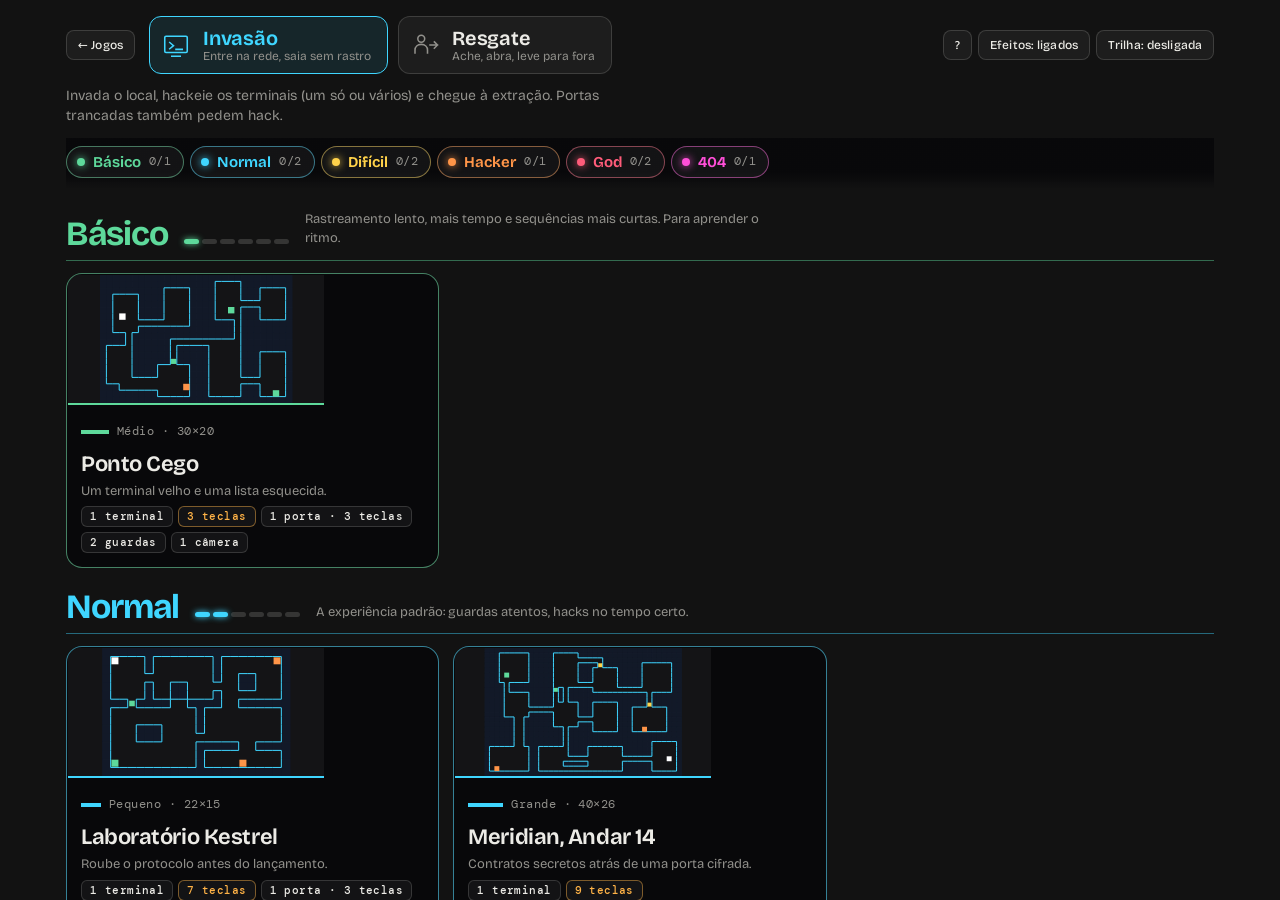
<file: neonbreach/index.html>
<!DOCTYPE html>
<html lang="pt-BR">
<head>
<meta charset="utf-8">
<meta name="viewport" content="width=device-width, initial-scale=1, viewport-fit=cover">
<title>Neon Breach</title>
<meta name="description" content="Neon Breach: jogo solo top-down de invasão e resgate, com hack por sequência de setas.">
<link rel="stylesheet" href="css/fonts.css">
<link rel="stylesheet" href="css/style.css">
</head>
<body>
<div id="app">
  <!-- SELEÇÃO DE MISSÃO (primeira tela) -->
  <section class="screen" id="s-select">
    <div class="sel-wrap">
      <header class="sel-head">
        <button class="btn ghost sm" id="sel-back">← Jogos</button>
        <div id="sel-tabs"></div>
        <div class="sel-tools">
          <button class="btn ghost sm" id="sel-help" aria-label="Como jogar">?</button>
          <button class="btn ghost sm" id="sel-sfx" aria-pressed="true">Efeitos: ligados</button>
          <button class="btn ghost sm" id="sel-mus" aria-pressed="false">Trilha: desligada</button>
        </div>
      </header>
      <p id="sel-desc"></p>
      <nav id="ladder" aria-label="Níveis de dificuldade"></nav>
      <div id="sel-grid"></div>
    </div>
  </section>

  <!-- MISSÃO -->
  <section class="screen" id="s-mission">
    <div id="mi-view">
      <canvas id="tac-cv"></canvas>
      <div id="mi-alarm"></div>
      <div id="mi-obj" class="mono"></div>
      <div id="mi-right">
        <div id="mi-det"><span class="mono">Rastreamento</span><div class="detbar"><i id="mi-det-fill"></i></div><b id="mi-det-state" class="mono">fantasma</b></div>
        <div id="mi-timer" class="mono"></div>
        <canvas id="mini-cv"></canvas>
        <button class="btn sm ghost" id="mi-pause">Pausa [Esc]</button>
      </div>

      <div id="mi-prompt" class="mono"></div>

      <!-- minigame de hack: sequência de setas -->
      <div id="mi-hack" class="panel">
        <div class="hk-head"><b id="hk-name"></b><span id="hk-count" class="mono"></span></div>
        <div id="hk-seq"></div>
        <span id="hk-pen" class="mono"></span>
        <div class="hk-bar"><i id="hk-fill"></i><span id="hk-time" class="mono"></span></div>
        <div class="hk-foot"><span class="mono">Setas ou WASD · errar reinicia a sequência</span><button class="btn sm ghost" id="hk-cancel">Cancelar [Esc]</button></div>
      </div>

      <div id="mi-hint" class="mono"></div>
      <div id="mi-pad">
        <button data-k="up" aria-label="Cima">▲</button>
        <button data-k="left" aria-label="Esquerda">◀</button>
        <button data-k="down" aria-label="Baixo">▼</button>
        <button data-k="right" aria-label="Direita">▶</button>
      </div>
      <div id="mi-btns"><button id="mi-act" aria-label="Hackear">HACK</button><button id="mi-sneak" aria-label="Agachar">AGACHAR</button></div>
      <div id="mi-overlay"></div>
    </div>
  </section>

  <!-- RESULTADO -->
  <section class="screen" id="s-result"><div class="result-wrap" id="result-wrap"></div></section>

  <div id="modal-root"></div>
  <div id="toast-root"></div>
</div>

<script src="js/core.js"></script>
<script src="js/host.js"></script>
<script src="js/audio.js"></script>
<script src="js/catalog.js"></script>
<script src="js/mapdata.js"></script>
<script src="js/maps.js"></script>
<script src="js/hack.js"></script>
<script src="js/game.js"></script>
<script src="js/ui.js"></script>
</body>
</html>
</file>
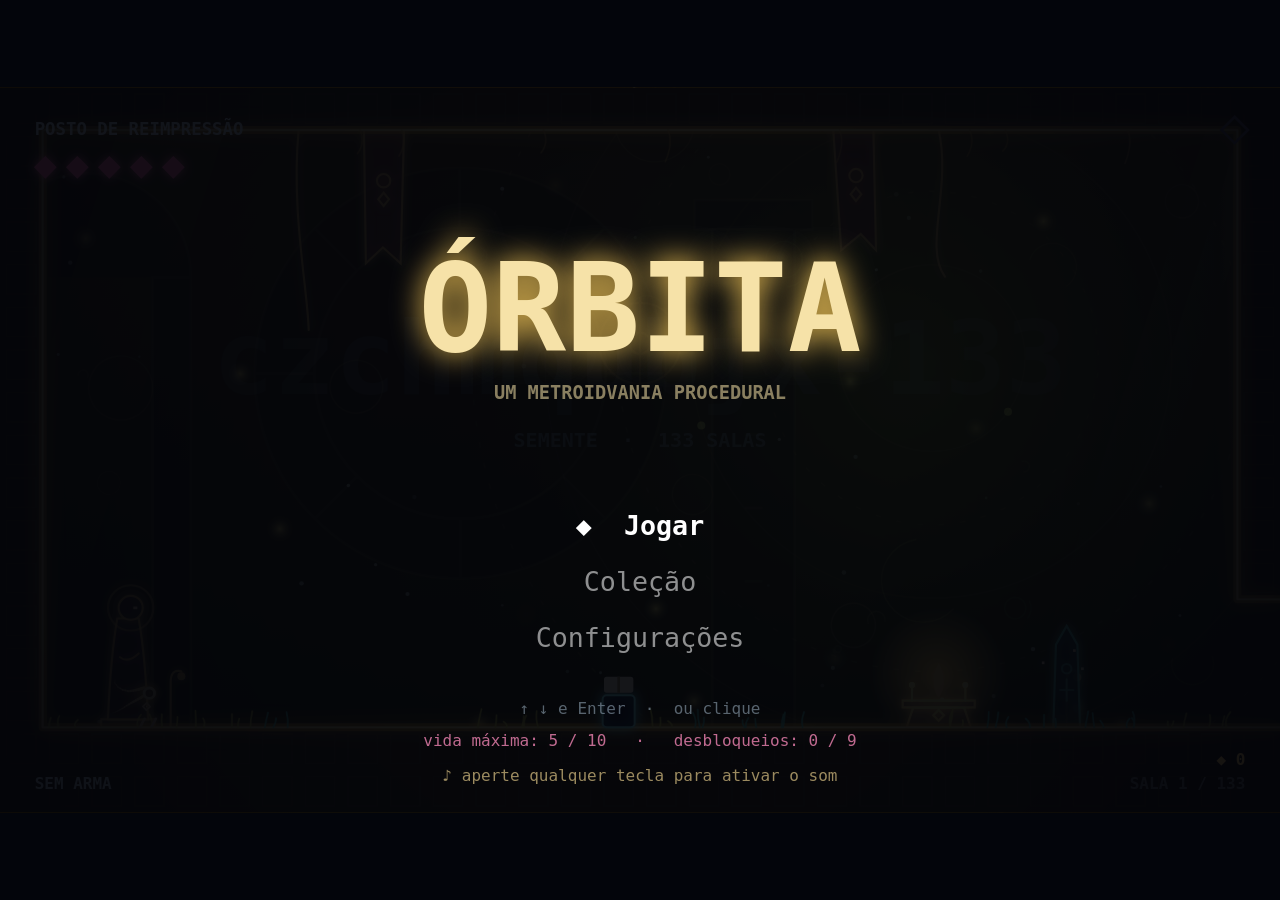
<file: orbita/index.html>
<!DOCTYPE html><html lang="pt-BR"><head><meta charset="utf-8"><title>ÓRBITA — v19</title>
<meta name="viewport" content="width=device-width, initial-scale=1, viewport-fit=cover">
<style>html,body{margin:0;height:100%;background:#03050b;overflow:hidden}html.emb,html.emb body{background:transparent}canvas{display:block;width:100%;height:100%;outline:none}</style></head>
<body><canvas id="c" tabindex="0"></canvas><script>
/* quando roda dentro do Ressonância (iframe), o fundo de trás é o do site */
const EMB=(()=>{try{return self!==top}catch(e){return true}})();let DARK=!/[?&]t=light/.test(location.search);
if(EMB){const cs=()=>{document.documentElement.style.colorScheme=DARK?'dark':'light'};document.documentElement.classList.add('emb');cs();addEventListener('message',e=>{const d=e.data;if(d&&d.rz==='theme'){DARK=!!d.dark;cs()}})}
const W=960,H=544,T=32;let GW=30,GH=17;
const cv=document.getElementById('c'),ctx=cv.getContext('2d');
let S=1,OX=0,OY=0,FX=0,FY=0,FW=W,FH=H;
function rs(){const d=devicePixelRatio||1;cv.width=innerWidth*d;cv.height=innerHeight*d;S=Math.min(cv.width/W,cv.height/H);OX=(cv.width-W*S)/2;OY=(cv.height-H*S)/2;if(EMB){FX=-OX/S;FY=-OY/S;FW=cv.width/S;FH=cv.height/S}else{FX=0;FY=0;FW=W;FH=H}}
addEventListener('resize',rs);rs();cv.focus();addEventListener('pointerdown',()=>cv.focus());

const rnd=s=>()=>{s|=0;s=s+0x6D2B79F5|0;let t=Math.imul(s^s>>>15,1|s);t=t+Math.imul(t^t>>>7,61|t)^t;return((t^t>>>14)>>>0)/4294967296};
function build(d,key){
  const g=new Uint8Array(GW*GH),ex=d.ex||{},op=(s,v)=>ex[s]&&v>=ex[s][0]&&v<=ex[s][1];
  for(let i=0;i<GW;i++){if(!op('t',i))g[i]=1;if(!op('b',i))g[(GH-1)*GW+i]=1}
  for(let j=0;j<GH;j++){if(!op('l',j))g[j*GW]=1;if(!op('r',j))g[j*GW+GW-1]=1}
  d.s.forEach(([x,y,w,h])=>{for(let j=y;j<y+h;j++)for(let i=x;i<x+w;i++)if(i>=0&&i<GW&&j>=0&&j<GH)g[j*GW+i]=1});
  d.g=g;
  const r=rnd(key.split('').reduce((a,c)=>a*31+c.charCodeAt(0)|0,7));
  d.sh=[];for(let i=0;i<22;i++)d.sh.push({x:r()*W,y:r()*H,z:.15+r()*.85,s:14+r()*60,t:(r()*3)|0,a:r()*6.28,v:(r()-.5)*.5});
  d.dots=[];for(let i=0;i<45;i++)d.dots.push({x:r()*W,y:r()*H,z:.2+r()*.8,p:r()*6.28});
  // cache neon dos tiles (2x p/ nitidez)
  const c=document.createElement('canvas'),sc=Math.min(2,4096/(GW*T),4096/(GH*T));c.width=GW*T*sc;c.height=GH*T*sc;const x=c.getContext('2d');x.scale(sc,sc);
  const so=(i,j)=>i<0||j<0||i>=GW||j>=GH||g[j*GW+i]===1,h=d.h;
  x.fillStyle=`hsl(${h},65%,11%)`;
  for(let j=0;j<GH;j++)for(let i=0;i<GW;i++)if(g[j*GW+i])x.fillRect(i*T,j*T,T,T);
  x.strokeStyle=`hsla(${h},80%,60%,.07)`;x.lineWidth=1;
  for(let j=0;j<GH;j++)for(let i=0;i<GW;i++)if(g[j*GW+i])x.strokeRect(i*T+5,j*T+5,T-10,T-10);
  x.beginPath();
  for(let j=0;j<GH;j++)for(let i=0;i<GW;i++)if(g[j*GW+i]){
    const X=i*T,Y=j*T;
    if(!so(i,j-1)){x.moveTo(X,Y);x.lineTo(X+T,Y)}
    if(!so(i,j+1)){x.moveTo(X,Y+T);x.lineTo(X+T,Y+T)}
    if(!so(i-1,j)){x.moveTo(X,Y);x.lineTo(X,Y+T)}
    if(!so(i+1,j)){x.moveTo(X+T,Y);x.lineTo(X+T,Y+T)}
  }
  x.lineCap='round';x.lineJoin='round';
  x.strokeStyle=`hsla(${h},95%,60%,.55)`;x.lineWidth=6;x.shadowColor=`hsl(${h},100%,60%)`;x.shadowBlur=24;x.stroke();
  x.shadowBlur=0;x.strokeStyle=`hsl(${h+10},100%,80%)`;x.lineWidth=1.6;x.stroke();
  const rr=rnd(hs(key));x.lineCap='round';
  for(let j=0;j<GH;j++)for(let i=0;i<GW;i++)if(g[j*GW+i]){
    if(j>0&&!g[(j-1)*GW+i]&&rr()<.55){x.strokeStyle=`hsla(${rr()<.5?h+130:h+20},90%,65%,.75)`;x.lineWidth=1.3;x.beginPath();for(let k=0;k<3;k++){const bx=i*T+4+rr()*24,hh=4+rr()*10;x.moveTo(bx,j*T);x.quadraticCurveTo(bx+rr()*4-2,j*T-hh/2,bx+rr()*6-3,j*T-hh)}x.stroke()}
    if(j<GH-1&&!g[(j+1)*GW+i]&&rr()<.2){x.strokeStyle=`hsla(${h},80%,60%,.5)`;x.lineWidth=1.2;const bx=i*T+6+rr()*20;x.beginPath();x.moveTo(bx,j*T+T);x.quadraticCurveTo(bx+4,j*T+T+10,bx-2,j*T+T+14+rr()*14);x.stroke()}}
  d.cache=c;
}

// ---------- ESTADO
const p={x:0,y:0,vx:0,vy:0,w:20,h:26,face:1,coy:0,jb:0,wc:0,ws:0,lock:0,dashT:0,dd:1,dashing:0,canDash:false,sq:0,dead:0,gx:0,gy:0,gt:0};
const G={rk:'0,0',time:0,rt:0,hasDash:false,shake:0,fade:1,flash:0,toast:'',tt:0,done:false};
let room,seed='',N=0,R={};const P=[],PR=[];
const WP={melee:{k:'melee',id:'blade',n:'Presa da Maré',t:'Corpo a corpo',d:3,cd:.38,rg:38,hu:185,info:'Corte em arco, rápido e firme'},ranged:{k:'ranged',id:'pistol',n:'Pistola de Bolhas',t:'Longo alcance',d:2,cd:.42,hu:185,info:'Dispara bolhas à distância'}};
const hs=s=>{let a=7;for(const c of s)a=Math.imul(a,31)+c.charCodeAt(0)|0;return a};
const cam={x:0,y:0},EP=[];
const LORE=[
 [0,['Setor 7: pressão estável.','Setor 7: pressão... estável?','Alguém desligou a contagem.']],
 [0,['Os corredores mudam quando','a estação tem medo.','Ela sempre teve medo.']],
 [0,['Eu era da manutenção.','Acho. Meu crachá derreteu.','Você tem um brilho familiar.']],
 [0,['Você de novo?','Não... é outro. Mais novo.','A poeira lembra de você.']],
 [0,['Havia uma grande colheita.','Ninguém lembra do quê.','Só sei que não podia parar.']],
 [.1,['Cada reinício, outra disposição.','Ela tenta se proteger','de algo que já esqueceu.']],
 [.1,['Seu corpo se desfaz como o meu.','Mas o seu volta.','Por quê?']],
 [.1,['Os blocos giram em volta do centro.','Giram desde a falha.','Ninguém mandou parar.']],
 [.2,['As câmaras frias estão vazias.','Algo veio recolher','quem não saiu a tempo.']],
 [.2,['Nem todo setor tem energia.','Uns poucos blocos aguentam.','Os outros... já foram.']],
 [.25,['Quando ela abriu todos os dutos','a estação inteira respirou.','Eu me perdi nos corredores.']],
 [.3,['Este lugar não é um destroço.','É um mecanismo','fazendo o que sabe fazer.']],
 [.3,['Você carrega nossa poeira.','Cada passo seu, um de nós','lembra de ter existido.']],
 [.35,['Não confie no brilho dourado.','Ele guarda o que sobrou.','Mas guarda o que dói também.']],
 [.4,['Ouça: um zumbido sob o piso.','É o núcleo, chamando.','Chama há muito tempo.']],
 [.5,['O vermelho tranca as saídas.','Foi a última ordem que recebeu.','Ele ainda a cumpre.']],
 [.5,['O olho calcula e recalcula.','Probabilidade de erro: sempre.','Não encare o resultado.']],
 [.55,['Ele vem recolher o que sobra.','Não é maldade. É função.','Seja menos que sobra.']],
 [.6,['Dizem que o Reitor ainda ouve.','Que um reinício limpo','ainda é possível.']],
 [.7,['Falta pouco para o centro.','O eixo precisa girar de novo.','Você é a mão que ele tem.']],
 [.75,['Eu não sou o último eco.','Sou o primeiro que ficou.','Vá. Eu seguro a luz.']]];
const WL=[WP.ranged,
{k:'ranged',id:'bow',n:'Arco Fio de Ouro',t:'Longo alcance',d:3,cd:.65,sp:780,hu:45,info:'Flecha que atravessa inimigos'},
{k:'ranged',id:'fan',n:'Leque Estelar',t:'Longo alcance',d:2,cd:.6,sp:480,hu:320,info:'Três estrelas em leque'},
{k:'ranged',id:'chakram',n:'Chakram Solar',t:'Longo alcance',d:2,cd:.8,hu:30,info:'Vai e volta, acerta duas vezes'},
{k:'ranged',id:'bomb',n:'Bomba de Brasa',t:'Longo alcance',d:4,cd:1,hu:10,info:'Explode em área'},
{k:'ranged',id:'shotgun',n:'Escopeta de Brasas',t:'Longo alcance',d:1,cd:.85,sp:540,hu:20,info:'Cinco brasas em leque curto'},
{k:'ranged',id:'laser',n:'Feixe Prismático',t:'Longo alcance',d:3,cd:.7,hu:190,info:'Raio instantâneo que atravessa'},
{k:'ranged',id:'mine',n:'Minas de Eco',t:'Longo alcance',d:4,cd:.9,hu:140,info:'Planta uma mina que explode'},
{k:'ranged',id:'homing',n:'Vagalumes Caçadores',t:'Longo alcance',d:2,cd:.8,sp:240,hu:60,info:'Três luzes que perseguem'},
{k:'ranged',id:'wave',n:'Onda de Maré',t:'Longo alcance',d:2,cd:.5,sp:420,hu:200,info:'Onda sinuosa que atravessa'},
{k:'ranged',id:'bounce',n:'Esfera Saltitante',t:'Longo alcance',d:3,cd:.6,sp:460,hu:300,info:'Rebate nas paredes'},
{k:'ranged',id:'spray',n:'Ferrões Velozes',t:'Longo alcance',d:1,cd:.12,sp:620,hu:90,info:'Rajada rapidíssima, segure'}];
const ET=[{hp:3,w:22,h:18,v:55,hu:335},{hp:3,w:20,h:16,v:115,hu:20},{hp:3,w:20,h:20,v:45,hu:280,fly:1},{hp:5,w:16,h:34,v:35,hu:45,gun:1,hum:1},{hp:4,w:20,h:20,v:60,hu:165,hop:1},{hp:12,w:26,h:44,v:40,hu:5,hum:1},{boss:1,n:'Guardião Rubro',hp:80,w:44,h:64,hu:5},{boss:1,n:'Olho da Órbita',hp:70,w:56,h:56,hu:280},{boss:1,n:'Ceifador de Ecos',hp:75,w:26,h:56,hu:170},{hp:4,w:16,h:34,v:30,hu:200,hum:1,gun:1,arch:1},{hp:3,w:20,h:20,v:70,hu:25,bomb:1},{hp:5,w:18,h:36,v:0,hu:270,hum:1,gun:1,tp:1}];
const dm={l:'l',t:'t',b:'b',r:'r',u:'t',d:'b'},OPP={r:'l',u:'b',d:'t'};let XS=[];
function xs(i){if(i<=1||i==N-3||i==N-2)return'r';if(XS[i])return XS[i];const E=ent(i),q=rnd(hs(seed)+i*55)();return XS[i]=E=='t'?(q<.6?'r':'d'):E=='b'?(q<.6?'r':'u'):(q<.55?'r':q<.78?'u':'d')}
function ent(i){return i<=1?'l':OPP[xs(i-1)]}
const fin=(d,i)=>{const e={},E=d.E,X=i<N-1?d.X:'';if(E=='l')e.l=[d.ly-3,d.ly-1];if(X=='r')e.r=[d.ry-3,d.ry-1];if(E=='t'||X=='u')e.t=[d.tc,d.tc+2];if(E=='b'||X=='d')e.b=[d.bc,d.bc+2];d.ex=e;d.last=i>=N-1;return d};
function spw(d,s){return s=='l'?{x:6,y:d.ly*T-26-.01}:s=='r'?{x:d.gw*T-26,y:d.ry*T-26-.01}:s=='t'?{x:(d.tc+1)*T-10,y:4}:{x:(d.bc+3)*T+6,y:d.fb*T-26-.01}}
function run(r,s,sp,st,x,x1,gh,f,vy,df){
  while(x<x1){let g=r()<.3+df*.3?2+(r()*3|0):0;if(x+g>=x1)g=0;if(g)sp.push([x,gh-2,g]);x+=g;
    const len=Math.min(3+(r()*6|0),x1-x);if(len<=0)break;
    if(vy)f=Math.max(gh-8,Math.min(gh-2,f+(r()*5|0)-2));
    s.push([x,f,len,gh-f]);st.push({x,y:f,w:len});x+=len}return f}
function mkgrid(d){const gw=d.gw,gh=d.gh,g=new Uint8Array(gw*gh),ex=d.ex,op=(s,v)=>ex[s]&&v>=ex[s][0]&&v<=ex[s][1];
  for(let i=0;i<gw;i++){if(!op('t',i))g[i]=1;if(!op('b',i))g[(gh-1)*gw+i]=1}for(let j=0;j<gh;j++){if(!op('l',j))g[j*gw]=1;if(!op('r',j))g[j*gw+gw-1]=1}
  d.s.forEach(([x,y,w,h])=>{for(let j=y;j<y+h;j++)for(let i=x;i<x+w;i++)if(i>=0&&i<gw&&j>=0&&j<gh&&!(j==0&&op('t',i))&&!(j==gh-1&&op('b',i)))g[j*gw+i]=1});return g}
// valida simulando a física real; devolve células alcançáveis
function chk(d){
  const sv=[room,GW,GH];GW=d.gw;GH=d.gh;room={g:mkgrid(d)};
  const hz=(x,y)=>d.sp.some(([tx,ty,w])=>x+20>tx*T+4&&x<(tx+w)*T-4&&y+26>ty*T+14&&y<(ty+1)*T);
  const seen=new Set(),rc=new Set(),Q=[];let ok=false;
  const add=(x,y)=>{const c=Math.floor((x+10)/T),f=Math.round((y+26)/T),k=Math.floor((x+10)/16)+','+f;rc.add(c+','+f);if(d.X=='r'&&c>=d.gw-3&&f==d.ry)ok=true;if(!seen.has(k)){seen.add(k);Q.push([x,y])}};
  const s0=d.E=='l'?[6,d.ly*T-26-.01]:d.E=='t'?[(d.tc+1)*T-10,d.ts*T-26-.01]:[(d.bc+3)*T+6,d.fb*T-26-.01];add(s0[0],s0[1]);
  const V=[[0,9,0],[1,9,0],[1,.35,0],[1,.55,0],[1,9,.12],[1,9,.22]];
  while(Q.length&&seen.size<1400){
    const [sx,sy]=Q.pop();
    for(const dir of[-1,1])for(const [j,st,rl] of V){
      let x=sx,y=sy,vy=j?-700:0,t=0,left=0,rel=0;
      for(let n=0;n<130;n++){
        t+=1/60;if(rl&&!rel&&t>=rl){rel=1;if(vy<-260)vy*=.5}
        vy=Math.min(vy+31.7,900);const vx=t<st?dir*260:0;
        x+=vx/60;if(B(x,y,20,26))x=vx>0?Math.floor((x+20)/T)*T-20-.01:(Math.floor(x/T)+1)*T+.01;
        y+=vy/60;if(B(x,y,20,26)){y=vy>0?Math.floor((y+26)/T)*T-26-.01:(Math.floor(y/T)+1)*T+.01;vy=0}
        if(d.X=='u'&&y+13<0)ok=true;if(d.X=='d'&&y+13>d.gh*T)ok=true;
        if(hz(x,y)||x<-20||x>d.gw*T||y>d.gh*T||y<-40)break;
        if(B(x,y+1,20,26)){add(x,y);if(left&&n>2)break}else left=1}}}
  [room,GW,GH]=sv;return ok||d.last?rc:null}
function lay(i,a){
  const r=rnd(hs(seed)+i*7919+(a+2)*104729),df=i/N,s=[],sp=[],st=[],pl=[],ri=(x,y)=>x+(r()*(y-x+1)|0),flat=a<0,cl=(v,lo,hi)=>Math.max(lo,Math.min(hi,v));
  const E=ent(i),X=i>=N-1?'r':xs(i);let gw,gh,ly=0,ry=0,tc=0,bc=0,fb=0,ts=0,f,nm={r:'Corredor',u:'Duto de Subida',d:'Duto de Descida'}[X];
  // plataformas de subida nunca ficam em cima de outras (1-5 linhas acima) -> sempre há espaço para pular ao lado
  const okp=(nx,y,w)=>pl.every(q=>{const dy=q.y-y;return dy<1||dy>5||nx>=q.x+q.w+1||nx+w<=q.x-1});
  const put=(x,y,w)=>{s.push([x,y,w,1]);st.push({x,y,w});pl.push({x,y,w})};
  const up=(y,pv,lim)=>{while(y>lim){let ok=0;for(let k=0;k<40&&!ok;k++){const w=ri(flat?5:3,5),ny=y-ri(2,flat?2:3),sd=r()<.5?-1:1,g=ri(1,3),nx=sd>0?pv.x+pv.w+g:pv.x-g-w;
    if(nx>=2&&nx+w<=gw-2&&okp(nx,ny,w)){put(nx,ny,w);pv={x:nx,w};y=ny;ok=1}}if(!ok)return null}return{y,pv}};
  const side=(pv,w,y)=>{for(let k=0;k<40;k++){const sd=r()<.5?-1:1,g=ri(1,3),nx=sd>0?pv.x+pv.w+g:pv.x-g-w;if(nx>=2&&nx+w<=gw-2&&okp(nx,y,w))return nx}return -1};
  const dn=(y,xc,yE)=>{while(y<yE-9){y+=ri(3,flat?3:5);const w=ri(flat?6:4,6),nx=cl(xc+ri(-6,6),2,gw-w-2);s.push([nx,y,w,1]);st.push({x:nx,y,w});xc=nx+w/2}return xc};
  if(X=='u'||X=='d'){gw=ri(20,32);gh=ri(26,40);f=gh-3;fb=f;
    if(X=='u'){
      if(E=='l'){s.push([0,f,gw,3]);ly=f;st.push({x:0,y:f,w:gw})}else{bc=2;s.push([0,f,2,3],[5,f,gw-5,3]);st.push({x:5,y:f,w:gw-5})}
      const U=up(f,{x:E=='l'?3:6,w:3},6);if(!U)return null;const nx=side(U.pv,7,3);if(nx<0)return null;put(nx,3,7);tc=nx+2}
    else{let y0,x0;
      if(E=='l'){ly=ri(4,6);s.push([0,ly,6,1]);st.push({x:0,y:ly,w:6});y0=ly;x0=3}else{tc=ri(3,gw-6);ts=5;s.push([tc-2,5,7,1]);st.push({x:tc-2,y:5,w:7});y0=5;x0=tc+1}
      const xc=dn(y0,x0,f);bc=cl(Math.round(xc)+ri(-5,5),2,gw-5);s.push([0,f,bc,3],[bc+3,f,gw-bc-3,3]);st.push({x:0,y:f,w:bc},{x:bc+3,y:f,w:gw-bc-3})}}
  else if(E!='l'){gw=ri(34,60);gh=ri(16,20);nm=E=='t'?'Poço de Manutenção':'Câmara Inferior';
    if(E=='t'){f=gh-2;tc=ri(2,3);ts=f;s.push([0,f,6,gh-f]);st.push({x:0,y:f,w:6})}else{f=gh-3;bc=2;fb=f;s.push([0,f,2,gh-f],[5,f,3,gh-f]);st.push({x:5,y:f,w:3})}
    f=run(r,s,sp,st,E=='t'?6:8,gw-6,gh,f,0,flat?-1:df);s.push([gw-6,f,6,gh-f]);ry=f;
    if(!flat)for(let k=ri(0,3);k>0;k--)s.push([ri(10,gw-6),0,ri(1,4),ri(2,Math.max(2,gh-12))])}
  else{
  const ty=flat?0:[0,0,1,1,2,2,3,3,4][ri(0,8)];nm=['Corredor de Serviço','Degraus de Carga','Bloco Flutuante','Torre de Dutos','Pilares de Suporte'][ty];
  const fs=c=>st.find(q=>c>=q.x&&c<q.x+q.w);
  if(ty==3){gw=ri(18,28);gh=ri(26,42);ly=gh-2;s.push([0,ly,gw,2]);st.push({x:0,y:ly,w:gw});
    const U=up(ly,{x:3,w:3},7);if(!U)return null;const y=U.y;let pv=U.pv;
    while(pv.x+pv.w<gw-10){const nx=pv.x+pv.w+ri(2,3);if(!okp(nx,y,4))return null;put(nx,y,4);pv={x:nx,w:4}}
    if(!okp(gw-6,y,6))return null;put(gw-6,y,6);ry=y;for(let k=ri(1,3);k>0;k--)sp.push([ri(8,gw-9),gh-3,ri(1,2)])}
  else if(ty==2){gw=ri(36,60);gh=ri(20,30);ly=gh-6;s.push([0,ly,6,6]);let x=6,y=ly;
    while(x<gw-10){x+=ri(2,4);y=Math.max(8,Math.min(gh-5,y+ri(-2,2)));const w=ri(2,5);s.push([x,y,w,1]);x+=w}
    s.push([gw-6,y,6,gh-y]);ry=y;sp.push([6,gh-2,gw-12]);for(let k=ri(2,6);k>0;k--)s.push([ri(3,gw-8),0,ri(1,3),ri(2,5)])}
  else{gw=ri(34,64);gh=ri(15,19);const vy=ty==1;f=gh-2;ly=f;s.push([0,f,6,gh-f]);st.push({x:0,y:f,w:6});
    f=run(r,s,sp,st,6,gw-6,gh,f,vy,flat?-1:df);s.push([gw-6,f,6,gh-f]);ry=f;
    if(!flat){for(let k=ri(1,3);k>0;k--){const w=ri(3,5);s.push([ri(4,gw-w-4),vy?gh-ri(10,11):gh-ri(5,6),w,1])}
      for(let k=ri(0,3);k>0;k--)s.push([ri(4,gw-6),0,ri(1,4),ri(2,Math.max(2,gh-12))]);
      if(ty==4){const pc=[];for(let k=ri(3,8);k>0;k--){const c=ri(8,gw-9),q=fs(c);if(q&&fs(c+1)==q&&q.w>=3&&pc.every(z=>Math.abs(z-c)>=4)){pc.push(c);s.push([c,q.y-ri(2,3),1+(r()<.4),3])}}}
      for(let k=ri(0,1+(df*3|0));k>0;k--){const c=ri(8,gw-9),q=fs(c);if(q&&q.w>=3&&c>q.x&&c+1<q.x+q.w)sp.push([c,q.y-1,1])}}}}
  return fin({E,X,n:'Setor '+String(i-1).padStart(2,'0')+' · '+nm,h:PAL()[ri(0,6)],gw,gh,ly,ry,tc,bc,fb,ts,s,sp,amb:ri(0,3)},i)}
function place(d,rc,i,r){
  const gw=d.gw,gh=d.gh,g=mkgrid(d),df=i/N,ri=(a,b)=>a+(r()*(b-a+1)|0),so=(c,j)=>c<0||j<0||c>=gw||j>=gh||g[j*gw+c]===1,
    sk=(c,j)=>d.sp.some(([x,y,w])=>y==j&&c>=x-1&&c<=x+w),en=[],it=[],pr=[],used=new Set(),gs=[];
  for(let j=3;j<gh-1;j++)for(let c=2;c<gw-2;c++)if(so(c,j)&&!so(c,j-1)&&!so(c,j-2)&&!sk(c,j-1))gs.push([c,j]);
  const rg=gs.filter(q=>rc.has(q[0]+','+q[1])),take=(L,m)=>{for(let k=0;k<30&&L.length;k++){const q=L[ri(0,L.length-1)],id=q[0]+','+q[1];if(q[0]>=m&&!used.has(id)){used.add(id);return q}}};
  const wk=rg.filter(([c,j])=>c>=8&&c<=gw-9&&so(c+1,j)&&!so(c+1,j-1)&&!so(c+1,j-2)&&!sk(c+1,j-1)&&rc.has((c+1)+','+j));
  for(let n=ri(0,1+(df*3|0)+(gw>45?1:0)+(d.n[0]=='P'?1:0));n>0&&wk.length;n--){
    const q=take(wk,8);if(!q)break;const pool=[0,1,2,3,4,5].slice(0,Math.min(6,3+(i>2)+(i>5)+(i>9))).concat(df>.35?[9]:[],df>.5?[10]:[],df>.65?[11]:[]),k=pool[ri(0,pool.length-1)],e=ET[k];
    if(e.fly&&![-3,-2,-1,0,1,2,3].every(o=>[1,2,3,4].every(m=>!so(q[0]+o,q[1]-m))))continue;
    const hp=Math.round(e.hp*(1+df)*(G.hm||1));en.push({k,x:q[0]*T,x0:q[0]*T,y:q[1]*T-e.h-(e.fly?64:0),w:e.w,h:e.h,hp,mhp:hp,dir:1,fl:0,t:r()*6,oy:0})}
  for(let n=ri(1,6);n>0;n--){const q=take(rg,3);if(q)it.push({k:'sh',x:q[0]*T+16,y:q[1]*T-22})}
  if(i>=2&&r()<.2){const q=take(rg,6);if(q)it.push({k:'ch',x:q[0]*T+16,y:q[1]*T-12})}
  if(r()<.1){const q=take(rg,5);if(q)it.push({k:'hl',x:q[0]*T+16,y:q[1]*T-22})}
  let cp=null;if(i%10==5||i==N-3){const q=rg.find(([c])=>c>=3&&c<=8)||rg[0];if(q){cp=[q[0],q[1]-1];used.add(q[0]+','+q[1])}}
  for(let n=ri(3,8);n>0&&gs.length;n--){const q=gs[ri(0,gs.length-1)];pr.push({t:['lamp','ribs','sprout','ruin','crystal','mast','shroom'][ri(0,6)],x:q[0]*T+16,y:q[1]*T,s:r()})}
  if(i>=2&&r()<.11){const q=take(rg,4);if(q){const pl=LORE.filter(z=>z[0]<=df);pr.push({t:'echo',x:q[0]*T+16,y:q[1]*T,s:r(),i:0,lore:pl[ri(0,pl.length-1)][1]})}}
  for(let n=ri(4,9);n>0;n--){const c=ri(2,gw-3);if(so(c,1)||so(c,2))continue;let m=1;while(!so(c,1+m)&&m<7)m++;pr.push({t:'cable',x:c*T+16,y:T,L:m*T-12,s:r()})}
  for(let n=ri(1,3);n>0;n--){const c=ri(3,gw-4),j=ri(3,Math.max(4,gh-5));if([-1,0,1].every(o=>[-1,0,1].every(m=>!so(c+o,j+m))))pr.push({t:'glyph',x:c*T+16,y:j*T+16,s:r()})}
  // tema da sala: objetos grandes que contam uma história
  const TH=[['altar','ritual','statue','altar'],['arch','column','ruin','arch'],['camp','lamp','ribs','camp'],['machine','mast','machine','ribs'],['obelisk','crystal','arch','shroom'],['terminal','camera','machine','mast'],['cryo','terminal','ribs','cryo']][ri(0,6)];
  const gb=gs.filter(([c,j])=>[-1,0,1].every(o=>so(c+o,j)&&[1,2,3,4].every(m=>!so(c+o,j-m)))),uc=[];
  for(let n=1+(gw>40?1:0)+(gh>24?1:0)+ri(0,1);n>0&&gb.length;n--){const q=gb[ri(0,gb.length-1)];if(uc.some(z=>Math.abs(z[0]-q[0])<5&&z[1]==q[1]))continue;uc.push(q);const tp=TH[ri(0,3)];if(tp=='camera')continue;pr.push({t:tp,x:q[0]*T+16,y:q[1]*T,s:r(),w:55+ri(0,35)})}
  if(TH[0]=='altar'||TH[0]=='arch')for(let n=ri(1,3);n>0;n--){const c=ri(3,gw-4);if([1,2,3,4,5].every(m=>!so(c,m)))pr.push({t:'banner',x:c*T+16,y:T,L:ri(70,130),s:r()})}
  if(TH[0]=='terminal')for(let n=ri(1,2);n>0;n--){const c=ri(3,gw-4);if([1,2,3].every(m=>!so(c,m)))pr.push({t:'camera',x:c*T+16,y:T,s:r()})}
  const bgs=[];for(let n=ri(2,4);n>0;n--)bgs.push({t:['arch','tower','statue','ring','pillars'][ri(0,4)],x:ri(0,W+300),s:.8+r()*.9,z:.2+r()*.3});
  return Object.assign(d,{en,it,pr,cp,bgs})}
function fixed(i){
  const pr=[{t:'lamp',x:4*T,y:15*T,s:.3},{t:'lamp',x:25*T,y:15*T,s:.7},{t:'glyph',x:15*T,y:6*T,s:.6},{t:'cable',x:7*T,y:T,L:150,s:.2},{t:'cable',x:22*T,y:T,L:110,s:.8}],
    b={gw:30,gh:17,ly:15,ry:15,s:[[0,15,30,2]],sp:[],en:[],it:[],pr,cp:null,bgs:[{t:'arch',x:200,s:1.3,z:.3},{t:'tower',x:700,s:1.1,z:.25},{t:'ring',x:480,s:1.4,z:.15}]};
  if(i==0)pr.push({t:'statue',x:3*T,y:15*T,s:.2},{t:'obelisk',x:25*T,y:15*T,s:.5},{t:'banner',x:9*T,y:T,L:100,s:.4},{t:'banner',x:20*T,y:T,L:90,s:.6},{t:'altar',x:22*T,y:15*T,s:.6});
  if(i==0)return fin(Object.assign(b,{E:'',X:'r',n:'Posto de Reimpressão',h:42,tc:0,bc:0,fb:0,ts:0,book:[14,14],big:1}),0);
  pr.push({t:'ritual',x:15*T,y:15*T,w:80,s:.5},{t:'banner',x:6*T,y:T,L:100,s:.3},{t:'banner',x:24*T,y:T,L:100,s:.7},{t:'statue',x:3*T,y:15*T,s:.2},{t:'statue',x:27*T,y:15*T,s:.8},{t:'column',x:14*T,y:15*T,s:.5});return fin(Object.assign(b,{E:'l',X:'r',n:'Armaria de Emergência',h:38,tc:0,bc:0,fb:0,ts:0,alt:(()=>{const r=rnd(hs(seed)+4242),a=(r()*WL.length)|0;let b=(r()*(WL.length-1))|0;if(b>=a)b++;const A=[WL[a],WL[b]],S=SWU();for(let k=0;k<2;k++)if(S.length&&r()<.1)A[k]=S[(r()*S.length)|0];if(A[0]===A[1])A[1]=WL.find(w=>w!==A[0]);return[{x:9,w:A[0]},{x:20,w:A[1]}]})()}),1)}
function arena(i){const k=(rnd(hs(seed)+999)()*3)|0,q=ET[6+k],b={k:6+k,x:k==1?16*T-28:22*T,y:15*T-q.h,w:q.w,h:q.h,hp:Math.round(q.hp*(G.hm||1)),mhp:Math.round(q.hp*(G.hm||1)),dir:-1,fl:0,t:0,oy:0,st:0,tm:0,vx:0,vy:0,on:false};if(k==1)b.y=3*T;
  return fin({E:'l',X:'r',n:['Perímetro de Contenção','Sala de Óptica Central','Câmara de Criogenia'][k],h:[350,280,185][k],gw:32,gh:17,ly:15,ry:15,tc:0,bc:0,fb:0,ts:0,s:[[0,15,32,2],[6,12,4,1],[22,12,4,1],...(k==1?[[13,9,6,1]]:[])],sp:[],en:[],bo:b,it:[],
    pr:[{t:'ritual',x:16*T,y:15*T,w:100,s:.4},{t:'altar',x:4*T,y:15*T,s:.3},{t:'altar',x:28*T,y:15*T,s:.7},{t:'column',x:2*T,y:15*T,s:.8},{t:'column',x:30*T,y:15*T,s:.3},{t:'banner',x:9*T,y:T,L:110,s:.2},{t:'banner',x:23*T,y:T,L:100,s:.8},{t:'lamp',x:12*T,y:15*T,s:.2},{t:'lamp',x:20*T,y:15*T,s:.6},{t:'glyph',x:16*T,y:6*T,s:.5}],
    bgs:[{t:'statue',x:180,s:1.5,z:.25},{t:'arch',x:560,s:1.4,z:.3},{t:'ring',x:820,s:1.1,z:.2}],cp:null,boss:1,gr:1,amb:k+1},i)}
function finalRoom(i){return fin({E:'l',X:'r',n:'Santuário do Reitor',h:45,gw:30,gh:17,ly:15,ry:15,tc:0,bc:0,fb:0,ts:0,s:[[0,15,30,2]],sp:[],en:[],it:[rewardItem()],
  pr:[{t:'carpet',x:15*T,y:15*T,w:880},{t:'ritual',x:15*T,y:15*T,w:62,s:.5},{t:'altar',x:8*T+16,y:15*T,s:.3},{t:'altar',x:22*T+16,y:15*T,s:.7},{t:'statue',x:12*T+16,y:15*T,s:.2},{t:'statue',x:18*T+16,y:15*T,s:.8},{t:'column',x:2*T,y:15*T,s:.9},{t:'column',x:28*T,y:15*T,s:.9},
    {t:'banner',x:6*T,y:T,L:120,s:.2},{t:'banner',x:24*T,y:T,L:120,s:.8},{t:'obelisk',x:4*T+16,y:15*T,s:.4},{t:'obelisk',x:26*T,y:15*T,s:.6},{t:'ribs',x:21*T,y:15*T,s:.5},{t:'lamp',x:10*T,y:15*T,s:.3},{t:'lamp',x:20*T,y:15*T,s:.7},{t:'cable',x:5*T,y:T,L:140,s:.3},{t:'cable',x:25*T,y:T,L:120,s:.9}],
  bgs:[{t:'arch',x:480,s:1.9,z:.2},{t:'ring',x:480,s:1.6,z:.15},{t:'tower',x:150,s:1.2,z:.3},{t:'tower',x:820,s:1.2,z:.3}],cp:null,door:1,amb:2},i)}
function gen(i){if(i<2)return fixed(i);if(i==N-2)return arena(i);if(i==N-1)return finalRoom(i);let d,rc;for(let a=0;a<=90;a++){d=lay(i,a>=60?-(a-59):a);if(!d)continue;rc=chk(d);if(rc)break}
  return place(d,rc||new Set(),i,rnd(hs(seed)+i*131))}
function enter(k){const i=+k.split(',')[0];if(!R[k])R[k]=gen(i);if(room&&room!==R[k]){room.g=null;room.cache=null}
  room=R[k];room.i=i;GW=room.gw;GH=room.gh;G.rk=k;if(!room.g)build(room,k);if(room.boss)lk();G.vis&&G.vis.add(i);G.rt=0;G.fade=1;G.snap=1;PR.length=0;EP.length=0;G.say=null;setMusic(musFor())}
function go(door){const s=spw(room,dm[door]);p.x=s.x;p.y=s.y;p.vy=0;p.sx=p.x;p.sy=p.y;p.rib=null}
function leave(S){
  const i=room.i,fw=(S=='r'&&room.X=='r')||(S=='t'&&room.X=='u')||(S=='b'&&room.X=='d'),bk=(S=='l'&&room.E=='l')||(S=='t'&&room.E=='t')||(S=='b'&&room.E=='b');
  if(fw&&i<N-1){const e=room.E,x=room.X;enter((i+1)+',0');go(ent(i+1))}else if(bk&&i>0){enter((i-1)+',0');go(xs(i-1))}else return false;return true}
function respawn(){
  enter((G.cp>=0?G.cp:0)+',0');const c=room.cp;
  p.x=c?c[0]*T+6:(room.i?6:3*T+6);p.y=(c?c[1]+1:room.ly)*T-p.h-.01;p.sx=p.x;p.sy=p.y;p.vx=p.vy=0;p.dashT=0;p.dead=0;p.inv=1;p.rib=null;p.an=null;G.hp=G.mhp;G.fade=1;rb();burst(p.x+10,p.y+13,26,45,110,1,-40);burst(p.x+10,p.y+13,12,195,90,1,-40)}
// ---------- persistência, desbloqueios, áudio ----------
const MEM={};
const LS={get(k,d){if(k in MEM)return MEM[k];try{const v=localStorage.getItem('orbita.'+k);return v==null?d:JSON.parse(v)}catch(e){return d}},set(k,v){MEM[k]=v;try{localStorage.setItem('orbita.'+k,JSON.stringify(v))}catch(e){}}};
const CF=Object.assign({sfx:.7,mus:EMB?0:.6},LS.get('cf',{}));
const SW=[
 {k:'ranged',id:'star',n:'Estrela Cadente',t:'Longo alcance',d:4,cd:.6,sp:700,hu:50,info:'Rara: três estrelas perfurantes',sec:1},
 {k:'ranged',id:'eclipse',n:'Eclipse',t:'Longo alcance',d:5,cd:1.2,sp:240,hu:270,info:'Rara: esfera que explode (+25% vida inimiga)',sec:1,boost:1.25},
 {k:'ranged',id:'harp',n:'Harpa de Ecos',t:'Longo alcance',d:4,cd:.7,sp:360,hu:300,info:'Rara: duas ondas entrelaçadas',sec:1}];
const UL=[
 {id:'ps_prata',k:'ps',n:'Prata Lunar',d:'Contorno prateado com brilho azul-gelo.',c:'#dfe9f5',g:'#8fd0ff',r:[214,230,248]},
 {id:'ps_ametista',k:'ps',n:'Ametista',d:'Contorno violeta de uma memória antiga.',c:'#e3d0ff',g:'#b07cff',r:[226,208,255]},
 {id:'ps_brasa',k:'ps',n:'Brasa',d:'O calor de uma fogueira que nunca apaga.',c:'#ffd2b0',g:'#ff6a3a',r:[255,200,170]},
 {id:'ws_oceano',k:'ws',n:'Oceano Profundo',d:'Mundo em azuis e verdes-água.',pal:[190,200,170,210,185,220,165]},
 {id:'ws_crepusculo',k:'ws',n:'Crepúsculo',d:'Mundo em roxos e rosas do fim do dia.',pal:[280,300,320,260,340,250,290]},
 {id:'ws_floresta',k:'ws',n:'Floresta Viva',d:'Mundo em verdes e dourados.',pal:[120,95,150,70,135,110,165]},
 ...SW.map(w=>({id:'wp_'+w.id,k:'wp',n:w.n,d:w.info.replace('Rara: ','')+' (dano '+w.d+')',w}))];
const DEF={ps:{id:'ouro',k:'ps',n:'Dourado',d:'O brilho original.',c:'#ecd9a0',g:'#ffcf5a',r:[236,214,150]},ws:{id:'padrao',k:'ws',n:'Padrão',d:'As cores originais do mundo.',pal:[42,12,350,190,280,160,320]}};
const U={un:LS.get('un',[]),sp:LS.get('sp','ouro'),sw:LS.get('sw','padrao')};
const isUn=u=>u===DEF.ps||u===DEF.ws||U.un.includes(u.id);
const SKP=()=>UL.find(u=>u.id==U.sp)||DEF.ps,PAL=()=>(UL.find(u=>u.id==U.sw)||DEF.ws).pal;
const SWU=()=>SW.filter(w=>U.un.includes('wp_'+w.id));
function rewardItem(){const x=8*T+16,y=15*T-52;
  if(loadMhp()>=MAXHP){const L=UL.filter(u=>!U.un.includes(u.id));if(L.length){const r=rnd(hs(seed)+777),u=L[(r()*L.length)|0];return{k:'ul',x,y,u}}}
  return{k:'hc',x,y}}
function unlock(u){if(!U.un.includes(u.id)){U.un.push(u.id);LS.set('un',U.un)}
  if(u.k=='ps'){U.sp=u.id;LS.set('sp',u.id)}if(u.k=='ws'){U.sw=u.id;LS.set('sw',u.id)}
  G.unl={t:G.time,u};G.unlN=u.n;G.toast='Desbloqueado: '+u.n;G.tt=4;G.flash=.6;burst(p.x+10,p.y+10,60,48,340,1.1,0);sfx('unlock')}
function boostHP(m){G.hm=(G.hm||1)*m;for(const k in R){const d=R[k];for(const e of d.en.concat(d.bo?[d.bo]:[])){e.hp=Math.round(e.hp*m);e.mhp=Math.round(e.mhp*m)}}G.toast='Os inimigos sentem o peso: +'+Math.round((m-1)*100)+'% de vida';G.tt=4}
function equip(w){G.w=w;p.aw=w;if(w.boost&&!G.bst[w.id]){G.bst[w.id]=1;boostHP(w.boost)}}

// ---------- áudio (tudo sintetizado, sem arquivos) ----------
const AU={ctx:null},MUS={want:'A',cur:null,g:null,t:0,bar:0,timer:0};
const mid=n=>440*Math.pow(2,(n-69)/12),rl=t=>t-AU.ctx.currentTime;
function audioInit(){
  if(AU.ctx){if(AU.ctx.state=='suspended')AU.ctx.resume();return}
  try{const C=new(window.AudioContext||window.webkitAudioContext)();AU.ctx=C;
    const cp=C.createDynamicsCompressor();cp.threshold.value=-20;cp.ratio.value=4;const lm=C.createDynamicsCompressor();lm.threshold.value=-6;lm.knee.value=0;lm.ratio.value=20;lm.attack.value=.003;lm.release.value=.12;cp.connect(lm);lm.connect(C.destination);
    AU.sfx=C.createGain();AU.mus=C.createGain();AU.sfx.connect(cp);AU.mus.connect(cp);
    const len=C.sampleRate*2.6|0,buf=C.createBuffer(2,len,C.sampleRate);for(let c=0;c<2;c++){const d=buf.getChannelData(c);for(let i=0;i<len;i++)d[i]=(Math.random()*2-1)*Math.pow(1-i/len,2.6)}
    for(const [n,b] of[['revS',AU.sfx],['revM',AU.mus]]){const rv=C.createConvolver();rv.buffer=buf;rv.connect(b);AU[n]=rv}
    AU.nb=C.createBuffer(1,C.sampleRate,C.sampleRate);const nd=AU.nb.getChannelData(0);for(let i=0;i<nd.length;i++)nd[i]=Math.random()*2-1;
    applyVol();MUS.timer=setInterval(musTick,200);setMusic(MUS.want)}catch(e){AU.ctx=null}}
function applyVol(){if(AU.ctx){AU.sfx.gain.value=CF.sfx*.9;AU.mus.gain.value=CF.mus*.8}}
function audioTick(){if(!AU.ctx)return;const k=(G.ui=='pause'||G.ui=='book')?.4:1,tg=CF.mus*.8*k;AU.mus.gain.value+=(tg-AU.mus.gain.value)*.08}
function tone(f,d,o={}){const C=AU.ctx;if(!C)return;const t=C.currentTime+(o.at||0),os=C.createOscillator(),g=C.createGain(),bus=o.dest||AU.sfx;
  os.type=o.type||'sine';os.frequency.setValueAtTime(f,t);if(o.to)os.frequency.exponentialRampToValueAtTime(o.to,t+d);
  if(o.vib){const l=C.createOscillator(),lg=C.createGain();l.frequency.value=5;lg.gain.value=f*.006;l.connect(lg);lg.connect(os.frequency);l.start(t);l.stop(t+d+.1)}
  g.gain.setValueAtTime(.0001,t);g.gain.exponentialRampToValueAtTime(o.v||.15,t+(o.a||.008));g.gain.exponentialRampToValueAtTime(.0001,t+d);
  let n=os;if(o.lp){const fl=C.createBiquadFilter();fl.type='lowpass';fl.frequency.value=o.lp;os.connect(fl);n=fl}
  n.connect(g);g.connect(bus);if(o.wet){const s=C.createGain();s.gain.value=o.wet;g.connect(s);s.connect(AU.revS)}os.start(t);os.stop(t+d+.05)}
function nz(d,o={}){const C=AU.ctx;if(!C)return;const t=C.currentTime+(o.at||0),s=C.createBufferSource(),f=C.createBiquadFilter(),g=C.createGain();
  s.buffer=AU.nb;s.loop=true;f.type=o.type||'bandpass';f.frequency.setValueAtTime(o.f||1000,t);if(o.to)f.frequency.exponentialRampToValueAtTime(o.to,t+d);f.Q.value=o.q||.8;
  g.gain.setValueAtTime(.0001,t);g.gain.exponentialRampToValueAtTime(o.v||.08,t+(o.a||.01));g.gain.exponentialRampToValueAtTime(.0001,t+d);s.connect(f);f.connect(g);g.connect(o.dest||AU.sfx);s.start(t);s.stop(t+d+.05)}
const PEN=[784,880,988,1175,1319,1568];
function shs(a){const R=Math.random;switch(a){
 case'pistol':tone(640,.1,{to:380,type:'triangle',v:.09});tone(920,.06,{to:520,v:.035,at:.02});break;
 case'bow':nz(.09,{f:900,v:.04});tone(270,.2,{to:140,type:'triangle',v:.08});break;
 case'fan':[700,880,1050].forEach((f,i)=>tone(f,.12,{v:.05,at:i*.025,type:'triangle'}));break;
 case'chakram':tone(440,.28,{to:330,v:.07,vib:1,type:'triangle'});break;
 case'bomb':tone(210,.16,{to:120,v:.09});break;
 case'shotgun':nz(.18,{f:900,to:300,v:.12});tone(115,.16,{v:.1});break;
 case'laser':tone(1250,.22,{to:320,v:.07});tone(1900,.16,{to:640,v:.03,at:.02});break;
 case'mine':tone(190,.12,{v:.08});break;
 case'homing':[600,760,900].forEach((f,i)=>tone(f,.25,{v:.04,at:i*.04,wet:.5}));break;
 case'wave':tone(500,.28,{to:720,v:.06,wet:.4});break;
 case'bounce':tone(620,.1,{to:900,v:.07,type:'triangle'});break;
 case'spray':{const n=AU.ctx.currentTime;if(n-(AU.ls||0)<.07)return;AU.ls=n;tone(900+R()*260,.045,{v:.035,type:'triangle'});break}
 case'star':[1100,1480,1760].forEach((f,i)=>tone(f,.25,{v:.04,at:i*.03,wet:.5}));break;
 case'eclipse':tone(90,.6,{to:58,v:.16,a:.05});tone(300,.5,{to:140,v:.06,type:'triangle',wet:.4});break;
 case'harp':[392,587].forEach((f,i)=>tone(f,.6,{v:.06,at:i*.05,wet:.6}));break;
 default:tone(600,.1,{v:.06})}}
function sfx(n,a){if(!AU.ctx)return;const R=Math.random;switch(n){
 case'jump':tone(300,.14,{to:540,v:.1,type:'triangle'});break;
 case'wjump':tone(380,.13,{to:700,v:.1,type:'triangle'});nz(.08,{f:2500,v:.03});break;
 case'land':tone(120,.15,{to:55,v:.16});nz(.06,{f:700,type:'lowpass',v:.04});break;
 case'dash':nz(.24,{f:500,to:2600,q:1.4,v:.09});tone(520,.2,{to:240,v:.05,type:'triangle'});break;
 case'step':tone(80+R()*30,.05,{v:.035});nz(.03,{f:1400,v:.012});break;
 case'grab':nz(.16,{f:1600,to:500,v:.04});tone(210,.1,{v:.05});break;
 case'shoot':shs(a);break;
 case'hit':tone(480+R()*90,.08,{type:'triangle',v:.07});break;
 case'bhit':tone(170,.12,{v:.1});tone(260,.08,{type:'triangle',v:.05});break;
 case'kill':tone(560,.28,{to:190,v:.09,type:'triangle'});tone(1120,.35,{v:.035,wet:.6,at:.04});break;
 case'hurt':tone(160,.3,{to:70,v:.2});tone(166,.3,{to:74,v:.09,type:'triangle'});nz(.1,{f:500,v:.05});break;
 case'die':[0,.12,.24].forEach((o,i)=>tone([262,208,165][i],1,{to:[196,155,123][i],v:.09,at:o,wet:.5}));break;
 case'shard':{const f=PEN[R()*PEN.length|0];tone(f,.5,{v:.08,wet:.5});tone(f*2,.3,{v:.025});break}
 case'heal':[523,659,784,1046].forEach((f,i)=>tone(f,.4,{v:.07,at:i*.08,wet:.5}));break;
 case'chest':nz(.12,{f:900,v:.05});[660,880,1100,1320,1760].forEach((f,i)=>tone(f,.5,{v:.06,at:.05+i*.06,wet:.6}));break;
 case'weapon':tone(700,.2,{to:1100,v:.07});tone(1400,.5,{v:.05,at:.1,wet:.6});break;
 case'cp':[261,329,392,523].forEach((f,i)=>tone(f,1.6,{v:.06,a:.12,at:i*.05,wet:.7,type:'triangle'}));break;
 case'lock':tone(110,.5,{to:55,v:.2});nz(.25,{f:300,type:'lowpass',v:.1});break;
 case'open':tone(120,.9,{to:260,v:.13,a:.1,type:'triangle',lp:900});nz(.7,{f:200,to:800,v:.06});break;
 case'rumble':tone(52,2.6,{to:68,v:.2,a:1,lp:200});nz(2.4,{f:120,type:'lowpass',v:.12,a:.8});break;
 case'roar':tone(110,1.5,{to:52,type:'sawtooth',v:.1,lp:520,a:.08,wet:.5});tone(166,1.5,{to:80,type:'sawtooth',v:.06,lp:600,a:.1});nz(1.2,{f:700,to:140,v:.1,a:.05});break;
 case'bossdie':tone(78,1.8,{to:28,v:.28});nz(1.4,{f:1200,to:100,v:.16,type:'lowpass'});[0,.2,.4,.6].forEach((o,i)=>tone([880,740,622,523][i],1.2,{v:.05,at:.5+o,wet:.7}));break;
 case'doorhum':[220,277,330,440].forEach((f,i)=>tone(f,3.8,{v:.04,a:1.2,at:i*.2,wet:.7,type:'triangle'}));tone(440,3.8,{to:1320,v:.04,a:1.8,wet:.6});break;
 case'victory':[523,659,784,1046,1319].forEach((f,i)=>tone(f,2.2,{v:.09,a:.02,at:i*.22,wet:.7}));[262,392,523].forEach(f=>tone(f,3,{v:.05,a:.3,at:1.1,wet:.7,type:'triangle'}));break;
 case'ui':tone(660,.07,{v:.05,type:'triangle'});break;
 case'sel':tone(880,.12,{to:1180,v:.07});break;
 case'back':tone(520,.09,{to:360,v:.06});break;
 case'page':nz(.2,{f:3200,to:1100,v:.035});tone(430,.1,{v:.025});break;
 case'chime':tone(988,.9,{v:.07,wet:.7});tone(1480,.7,{v:.035,at:.08,wet:.7});break;
 case'unlock':[523,659,784,988,1319,1568].forEach((f,i)=>tone(f,1.4,{v:.08,at:i*.12,wet:.7}));nz(.6,{f:2000,to:6000,v:.03,at:.3});break;
 case'boom':tone(90,.5,{to:35,v:.2});nz(.45,{f:900,to:150,v:.12,type:'lowpass'});break}}
// ---- música: três faixas geradas (A e B calmas e melancólicas; C mais sombria, para o boss) ----
const TRB={A:.968,B:1.2,C:.4,T:.833,V:.8},LV={A:1.25,B:1.25,T:1.3,C:1.9,V:2};
const pn=(m,t,v=.06,d=2.4)=>{const f=mid(m),o={dest:MUS.g,at:rl(t)};tone(f,d,{...o,v,type:'triangle',lp:2600,a:.006});tone(f*2,d*.5,{...o,v:v*.3});tone(f*3,d*.25,{...o,v:v*.1})};
const bell=(m,t,v=.04)=>{const f=mid(m),o={dest:MUS.g,at:rl(t)};tone(f,2.2,{...o,v});tone(f*2.76,1.1,{...o,v:v*.35});tone(f*5.4,.5,{...o,v:v*.12})};
const pad=(ms,t,d,v,a=1.5)=>{for(const m of ms){const f=mid(m),o={dest:MUS.g,at:rl(t),type:'sawtooth',lp:900,v,a};tone(f*1.0035,d,o);tone(f*.9965,d,o)}};
const bass=(m,t,d,v)=>tone(mid(m),d,{dest:MUS.g,at:rl(t),v,a:.05});
const melo=(m,t,d,v)=>{const f=mid(m);tone(f,d,{dest:MUS.g,at:rl(t),v,vib:1,a:.12});tone(f*2,d*.8,{dest:MUS.g,at:rl(t),v:v*.18,a:.2})};
const CHA=[[50,57,60,64,65,69],[46,53,57,62,65,69],[41,48,52,57,60,64],[52,55,60,62,67,72],[50,57,60,64,65,69],[43,50,53,58,62,65],[46,53,57,62,65,69],[45,52,57,62,64,69]];
const MLA=[[[.5,69,1.5],[2,72,2]],[[0,70,1],[1,69,1],[2,65,2]],[[.5,72,1.5],[2,76,2]],[[0,74,1],[1,72,1],[2,67,2]],[[.5,77,1.5],[2,76,1],[3,74,1]],[[0,74,2],[2,70,2]],[[.5,72,1],[1.5,70,1],[2.5,69,1.5]],[[0,69,2],[2,73,2]]];
function trackA(bar,t){const b=bar%8,ch=CHA[b],sp=TRB.A,r=Math.random,pass=(bar>>3)&1;
  bass(ch[0]-12,t,sp*4,.11);pad([ch[2],ch[3],ch[4]],t,sp*4.4,.022);
  const pat=b%2?[0,2,4,3,5,3,2,1]:[0,2,3,5,3,2,4,2];
  for(let i=0;i<8;i++){if(r()<.12)continue;pn(ch[pat[i]],t+i*sp*.5+(r()-.5)*.012,i==0?.075:.045+r()*.015)}
  for(const [o,m,d] of MLA[b]){melo(m,t+o*sp,d*sp*1.05,.05);if(pass)bell(m+12,t+(o+.5)*sp,.025)}}
const CHB=[[45,52,57,60,64,71],[41,48,53,57,60,64],[48,55,59,62,64,67],[43,50,55,59,64,67],[45,52,57,60,64,71],[50,57,60,64,65,69],[41,48,53,57,60,64],[40,47,52,57,59,64]];
const MLB=[[[.5,76,3]],[[0,77,2],[2,76,2]],[[.5,79,1.5],[2,76,2]],[[0,74,2],[2,71,2]],[[.5,72,1],[1.5,76,2.5]],[[0,77,1],[1,76,1],[2,72,2]],[[.5,72,1.5],[2,69,2]],[[0,71,2],[2,68,2]]];
function trackB(bar,t){const b=bar%8,ch=CHB[b],sp=TRB.B;bass(ch[0]-12,t,sp*4,.1);pad([ch[1],ch[3],ch[5]],t,sp*4.5,.02);
  [0,1.5,2.5,3.5].forEach((p,i)=>{if(Math.random()<.85)bell(ch[[1,3,4,5][(i+b)%4]]+12,t+p*sp,.045)});
  for(const [o,m,d] of MLB[b])melo(m,t+o*sp,d*sp,.045)}
const CHT=[[50,57,62,65],[50,57,62,65],[46,53,58,62],[46,53,58,62],[43,50,55,58],[43,50,55,58],[45,52,57,61],[45,52,57,61]];
function trackT(bar,t){const b=bar%8,ch=CHT[b],sp=TRB.T;tone(mid(ch[0]-12),sp*4.2,{v:.12,a:.4,dest:MUS.g,at:rl(t)});tone(mid(ch[0]),sp*4.2,{v:.04,type:'triangle',lp:500,a:.6,dest:MUS.g,at:rl(t)});
  for(const p of[0,2])tone(60,.35,{to:38,v:.16,dest:MUS.g,at:rl(t+p*sp)});
  for(let i=0;i<8;i++)tone(mid(ch[i%4]+12),sp*.9,{v:.03,type:'triangle',lp:1500,dest:MUS.g,at:rl(t+i*sp*.5)});
  if(b%2==0)bell(ch[3]+24,t+sp*.5,.035)}
// C: luta contra o boss (150 bpm, angustiante: bateria, baixo pulsante, cordas cromáticas, melodia dramática)
const CHC=[[50,57,62,65,69,74],[46,53,58,62,65,70],[41,48,53,57,60,65],[48,55,60,64,67,72],[50,57,62,65,69,74],[43,50,55,58,62,67],[45,52,57,61,64,69],[45,52,57,61,64,69]],RTC=[50,46,41,48,50,43,45,45];
const OS=[0,0,1,0,0,3,1,0,0,0,1,0,7,6,3,1];
const MLC=[[[0,81,1.5],[1.5,82,.5],[2,81,1],[3,77,1]],[[0,82,1.5],[1.5,81,.5],[2,77,2]],[[0,77,1],[1,81,1],[2,84,2]],[[0,79,1.5],[1.5,84,.5],[2,83,1],[3,79,1]],[[0,81,1],[1,86,1.5],[2.5,84,.5],[3,82,1]],[[0,79,1.5],[1.5,82,.5],[2,86,2]],[[0,85,2],[2,81,1],[3,80,1]],[[0,81,.5],[.5,85,.5],[1,88,1.5],[2.5,85,.5],[3,80,1]]];
function trackC(bar,t){const b=bar%8,ch=CHC[b],sp=TRB.C,d={dest:MUS.g};
  for(let k=0;k<4;k++)if(k%2==0||b%2)tone(60,.22,{to:38,v:.2,...d,at:rl(t+k*sp)});
  tone(60,.2,{to:38,v:.18,...d,at:rl(t+2.5*sp)});
  for(const k of[1,3]){nz(.14,{f:2400,q:.5,v:.11,...d,at:rl(t+k*sp)});tone(190,.12,{to:110,v:.08,...d,at:rl(t+k*sp)})}
  for(let i=0;i<16;i++)nz(.035,{f:7000,type:'highpass',v:i%4==0?.045:.028,...d,at:rl(t+i*sp*.25)});
  if(b==0)nz(1.2,{f:6000,type:'highpass',v:.07,a:.02,...d,at:rl(t)});
  for(let i=0;i<8;i++)tone(mid(RTC[b]-24+(i%4==3?12:0)),sp*.48,{v:.1,type:'sawtooth',lp:520,a:.004,...d,at:rl(t+i*sp*.5)});
  for(let i=0;i<16;i++)tone(mid(RTC[b]+24+OS[i]),sp*.24,{v:i%4==0?.04:.03,type:'sawtooth',lp:2200,a:.004,...d,at:rl(t+i*sp*.25)});
  pad([ch[1],ch[2],ch[3],ch[4]],t,sp*4.2,.034,.1);
  tone(mid(ch[0]+12),sp*1.6,{v:.05,type:'sawtooth',lp:1300,a:.03,...d,at:rl(t)});tone(mid(ch[0]+19),sp*1.6,{v:.04,type:'sawtooth',lp:1300,a:.03,...d,at:rl(t)});
  for(const [o,m,du] of MLC[b]){melo(m,t+o*sp,du*sp*.95,.075);melo(m-12,t+o*sp,du*sp*.95,.03)}
  if(b==7){nz(sp*3,{f:300,to:7000,v:.06,q:1.5,a:1.2,...d,at:rl(t+sp)});for(let i=0;i<8;i++)tone(60,.12,{to:45,v:.09+i*.012,...d,at:rl(t+sp*2+i*sp*.25)})}}
// V: vitória (épica de final de série, ré maior, tímpanos, cordas, coro e metais)
const CHV=[[50,57,62,66,69,74],[49,52,57,61,64,69],[47,54,59,62,66,71],[42,49,54,57,61,66],[43,50,55,59,62,67],[42,50,54,57,62,66],[40,47,52,55,59,64],[45,52,57,61,64,69]];
const MLV=[[[0,78,2],[2,81,2]],[[0,85,2],[2,81,2]],[[0,83,2],[2,86,2]],[[0,85,3],[3,81,1]],[[0,86,2],[2,83,1],[3,79,1]],[[0,81,2],[2,86,2]],[[0,88,2],[2,86,1],[3,83,1]],[[0,85,2],[2,81,1],[3,88,1]]];
function trackV(bar,t){const b=bar%8,ch=CHV[b],sp=TRB.V,g=Math.min(1.25,.7+bar*.08),d={dest:MUS.g};
  bass(ch[0]-12,t,sp*4,.14*g);
  pad([ch[1],ch[2],ch[3],ch[4],ch[5]],t,sp*4.6,.034*g,.6);pad([ch[2]+12,ch[3]+12,ch[4]+12],t,sp*4.6,.022*g,.8);
  for(const m of[ch[3]+12,ch[4]+12,ch[5]])tone(mid(m),sp*3.8,{v:.03*g,type:'triangle',vib:1,a:.5,lp:2000,...d,at:rl(t)});
  tone(mid(ch[0]),sp*2,{v:.05*g,type:'sawtooth',lp:1100,a:.25,...d,at:rl(t)});tone(mid(ch[2]),sp*2,{v:.04*g,type:'sawtooth',lp:1100,a:.25,...d,at:rl(t)});
  for(const k of[0,2])tone(78,.6,{to:50,v:.16*g,...d,at:rl(t+k*sp)});
  if(b==7)for(let i=0;i<8;i++)tone(78,.2,{to:55,v:(.06+i*.018)*g,...d,at:rl(t+sp*2+i*sp*.25)});
  for(let i=0;i<8;i++)pn(ch[[0,2,3,4,5,4,3,2][i]]+12,t+i*sp*.5,.05*g);
  for(const [o,m,du] of MLV[b]){melo(m,t+o*sp,du*sp,.075*g);if(m<82)melo(m+12,t+o*sp,du*sp,.03*g);melo(m-12,t+o*sp,du*sp,.04*g)}
  if(b==0)nz(sp*1.6,{f:5000,type:'highpass',v:.05*g,a:.05,...d,at:rl(t)})}
const TR={A:trackA,B:trackB,C:trackC,T:trackT,V:trackV};
function setMusic(n,fd){const F2=fd||2.5;MUS.want=n;const C=AU.ctx;if(!C||MUS.cur===n)return;const t=C.currentTime;
  if(MUS.g){const o=MUS.g;o.gain.cancelScheduledValues(t);o.gain.setValueAtTime(o.gain.value,t);o.gain.linearRampToValueAtTime(0,t+F2);setTimeout(()=>{try{o.disconnect()}catch(e){}},9000)}
  const g=C.createGain();g.gain.setValueAtTime(0,t);g.gain.linearRampToValueAtTime(LV[n]||1,t+F2);g.connect(AU.mus);const s=C.createGain();s.gain.value=.55;g.connect(s);s.connect(AU.revM);
  MUS.g=g;MUS.cur=n;MUS.t=t+.3;MUS.bar=0}
function musTick(){const C=AU.ctx;if(!C||!MUS.g)return;if(MUS.t<C.currentTime-.2)MUS.t=C.currentTime+.1;
  while(MUS.t<C.currentTime+1.6){TR[MUS.cur](MUS.bar,MUS.t);MUS.t+=TRB[MUS.cur]*4;MUS.bar++}}
function musFor(){if(room.boss)return room.bossDown?'B':(room.bo&&room.bo.on&&room.bo.hp>0?'C':'T');if(G.ui=='menu'||G.ui=='col'||G.ui=='cfg')return'A';if(room.boss)return'C';if(room.door)return'B';return(((room.i/5|0)+(hs(seed)&1))%2)?'B':'A'}
const MHP0=5,MAXHP=10;let SM=0;
function loadMhp(){try{const s=localStorage.getItem('orbita.mhp');if(s!==null){const v=parseInt(s);if(v>=MHP0&&v<=MAXHP){SM=v;return v}}}catch(e){}return SM||MHP0}
function saveMhp(v){SM=v;try{localStorage.setItem('orbita.mhp',String(v))}catch(e){}}
function newRun(sd){
  let a='';for(let i=0;i<10;i++)a+='abcdefghijklmnopqrstuvwxyz'[Math.random()*26|0];
  N=10+(Math.random()*141|0);if(sd&&sd.l){a=sd.l;N=sd.n}seed=a+'-'+N;R={};XS=[];
  Object.assign(G,{slow:0,kc:null,zm:1,zb:0,banner:null,bp:0,vis:new Set(),deaths:0,dmg:0,t0:G.time,door:null,say:null,sh:0,bst:{},hm:1,unl:null,unlN:null,hp:loadMhp(),mhp:loadMhp(),w:null,pref:null,cp:-1,hasDash:true,ui:null,sel:0,kills:0});
  Object.assign(p,{inv:0,atk:0,cd:0,aw:null});respawn()}
newRun();G.ui='menu';G.sel=0;G.msel=0;G.drag=-1;G.cr=0;G.cc=0;G.cf=0;
function B(x,y,w,h){const x0=Math.floor(x/T),x1=Math.floor((x+w-.01)/T),y0=Math.floor(y/T),y1=Math.floor((y+h-.01)/T);
  for(let j=y0;j<=y1;j++)for(let i=x0;i<=x1;i++)if(i>=0&&i<GW&&j>=0&&j<GH&&room.g[j*GW+i])return true;return false}
const ap=(v,t,a)=>v<t?Math.min(v+a,t):Math.max(v-a,t);

// ---------- PARTÍCULAS
function burst(x,y,n,h,sp=200,life=.6,g=300){for(let i=0;i<n;i++){const a=Math.random()*6.28,s=Math.random()*sp;P.push({x,y,vx:Math.cos(a)*s,vy:Math.sin(a)*s,l:life*(.5+Math.random()*.5),m:life,h,g,r:1+Math.random()*2})}}
function parts(dt){for(let i=P.length-1;i>=0;i--){const q=P[i];q.l-=dt;if(q.l<=0){P.splice(i,1);continue}q.vy+=q.g*dt;q.x+=q.vx*dt;q.y+=q.vy*dt}}

// ---------- INPUT
const K={},km={ArrowLeft:'l',KeyA:'l',ArrowRight:'r',KeyD:'r'},J=['Space','ArrowUp','KeyW','KeyZ','KeyK'],D=['ShiftLeft','ShiftRight','KeyX','KeyC','KeyL'];
addEventListener('keydown',e=>{
  audioInit();const c=e.code;if(J.includes(c)||D.includes(c)||km[c]||['KeyE','KeyJ','Escape','ArrowDown','Enter','Tab','Backspace','Delete','ArrowRight','ArrowLeft'].includes(c))e.preventDefault();if(e.repeat)return;
  if(G.ui=='pause'){
    if(c=='Escape')G.ui=null;else if(c=='ArrowUp'||c=='KeyW')G.sel=(G.sel+3)%4;else if(c=='ArrowDown'||c=='KeyS')G.sel=(G.sel+1)%4;
    else if(c=='Enter'||c=='Space'||c=='KeyE'){const s=G.sel;G.ui=null;if(s==0)respawn();else if(s==1){G.cp=-1;respawn()}else if(s==2)newRun();else{G.ui='menu';G.msel=0;sfx('back')}}return}
  if(G.door)return;
  if(G.ui=='menu'||G.ui=='col'||G.ui=='cfg'){menuKey(c);return}
  if(G.ui=='victory'){if(G.time-G.vt0<2.8)return;if(c=='ArrowUp'||c=='ArrowDown'||c=='KeyW'||c=='KeyS')G.sel^=1;else if(c=='Enter'||c=='Space'||c=='KeyE'){if(G.sel==0){G.ui='menu';G.sel=0}else newRun()}return}
  if(G.ui=='book'){
    if(c=='Escape'){G.ui=null;return}
    if(G.bp==0){if(c=='KeyE')G.ui=null;else if(c=='ArrowRight'||c=='KeyD')bpage(1);return}
    if(G.bp==1){if(c=='KeyE')G.ui=null;else if(c=='ArrowRight'||c=='KeyD')bpage(2);else if(c=='ArrowLeft'||c=='KeyA')bpage(0);return}
    const I=G.inp;
    if(I.fresh&&(c=='Backspace'||/^(Key[A-Z]|Digit\d|Numpad\d)$/.test(c))){I.l='';I.n='';I.f=0;I.fresh=0}
    if(c=='ArrowLeft'){bpage(1);return}
    if(c=='Enter'){applySeed();return}
    if(c=='Delete'){I.l='';I.n='';I.f=0;return}
    if(c=='Tab'){I.f^=1;return}
    if(c=='Backspace'){if(I.f==1&&I.n.length)I.n=I.n.slice(0,-1);else{I.l=I.l.slice(0,-1);I.f=0}return}
    if(/^Key[A-Z]$/.test(c)){if(I.l.length<10)I.l+=c[3].toLowerCase();I.f=I.l.length>=10?1:0;return}
    const dg=/^(Digit|Numpad)(\d)$/.exec(c);if(dg){if(I.n.length<3)I.n+=dg[2];I.f=1}
    return}
  if(c=='Escape'){G.ui='pause';G.sel=0;return}
  if(km[c])K[km[c]]=1;if(J.includes(c))p.jb=.13;if(D.includes(c))K.dp=1;if(c=='KeyE')K.e=1;if(c=='KeyJ'){K.a=1;K.ah=1}});
addEventListener('pointerdown',e=>{audioInit();if(G.ui=='menu'||G.ui=='col'||G.ui=='cfg')menuClick(mpt(e),1);else if(G.ui=='book'){const r=cv.getBoundingClientRect(),d=cv.width/r.width;bclick(((e.clientX-r.left)*d-OX)/S,((e.clientY-r.top)*d-OY)/S)}else if(!G.ui){K.a=1;K.ah=1}});
addEventListener('pointerup',()=>{K.ah=0;G.drag=-1});
addEventListener('pointermove',e=>{if(G.drag>=0)menuClick(mpt(e),0)});
addEventListener('keyup',e=>{if(e.code=='KeyJ')K.ah=0;if(km[e.code])K[km[e.code]]=0;if(J.includes(e.code)&&p.vy<-260&&p.dashT<=0)p.vy*=.5});
addEventListener('blur',()=>{K.l=K.r=K.ah=0});

// ---------- LÓGICA
function die(){sfx('die');G.deaths++;p.dead=.55;burst(p.x+10,p.y+13,30,45,320,.8);burst(p.x+10,p.y+13,16,195,260,.8);G.shake=1}
function step(dt){
  G.time+=dt;G.rt+=dt;G.shake=Math.max(0,G.shake-dt*2.2);G.fade=Math.max(0,G.fade-dt*3);G.flash=Math.max(0,G.flash-dt*2);G.tt-=dt;
  parts(dt);
  if(G.kc)kcAnim(dt);if(G.bi)biAnim(dt);if(G.door){doorAnim(dt);return}if(G.ui)return;if(p.dead>0){p.dead-=dt;if(p.dead<=0)respawn();return}
  const dir=G.bi?0:(K.r?1:0)-(K.l?1:0);if(G.bi)p.jb=0;
  p.coy-=dt;p.jb-=dt;p.wc-=dt;p.lock-=dt;p.dashT-=dt;p.sq-=p.sq*Math.min(1,dt*12);
  const gr=B(p.x,p.y+1,p.w,p.h);
  if(gr){p.coy=.1;p.canDash=true;p.gx=p.x;p.gy=p.y;if(Math.abs(p.vx)>150){p.fs=(p.fs||0)-dt;if(p.fs<=0){p.fs=.27;sfx('step')}}}
  const wl=!gr&&B(p.x-2,p.y+4,2,p.h-8),wr=!gr&&B(p.x+p.w,p.y+4,2,p.h-8),wd=wl?-1:wr?1:0;
  if(wd){p.wc=.12;p.ws=wd;p.canDash=true}
  if(wd&&!p.wp&&p.vy>0)sfx('grab'),burst(wd>0?p.x+p.w:p.x,p.y+12,8,45,90,.35,40);p.wp=wd;
  if(K.dp){K.dp=0;if(!G.bi&&G.hasDash&&p.canDash&&p.dashT<=-.05){sfx('dash');p.dashT=.17;p.dd=dir||p.face;p.canDash=false;G.shake=Math.max(G.shake,.35);burst(p.x+10,p.y+13,16,185,260,.4,0)}}
  if(p.dashT>0){
    p.dashing=1;p.vx=p.dd*880;p.vy=0;p.face=p.dd;p.gt-=dt;
    if(p.gt<=0){p.gt=.03;P.push({gh:1,x:p.x,y:p.y,vx:0,vy:0,g:0,l:.28,m:.28,h:185,r:0})}
  }else{
    if(p.dashing){p.dashing=0;p.vx=p.dd*300}
    if(p.lock<=0){p.vx=ap(p.vx,dir*260,(gr?(dir?2800:3400):(dir?1800:900))*dt);if(dir)p.face=dir}
    p.vy=Math.min(p.vy+1900*dt,900);
    if(wd&&p.vy>0&&dir===wd){p.vy=Math.min(p.vy,100);if(Math.random()<.3)burst(wd>0?p.x+p.w:p.x,p.y+8,1,200,40,.3,60)}
    if(p.jb>0){
      if(p.coy>0){p.vy=-700;p.coy=0;p.jb=0;p.sq=-.25;sfx('jump');burst(p.x+10,p.y+p.h,8,200,90,.4,100)}
      else if(p.wc>0){sfx('wjump');p.vy=-650;p.vx=-p.ws*340;p.lock=.16;p.face=-p.ws;p.wc=0;p.jb=0;p.sq=-.2;burst(p.ws>0?p.x+p.w:p.x,p.y+13,8,200,100,.4,100)}
    }
  }
  p.x+=p.vx*dt;
  if(B(p.x,p.y,p.w,p.h)){if(p.vx>0)p.x=Math.floor((p.x+p.w)/T)*T-p.w-.01;else p.x=(Math.floor(p.x/T)+1)*T+.01;p.vx=0;p.dashT=Math.min(p.dashT,0)}
  p.y+=p.vy*dt;
  if(B(p.x,p.y,p.w,p.h)){
    if(p.vy>0){p.y=Math.floor((p.y+p.h)/T)*T-p.h-.01;if(p.vy>320){sfx('land');p.sq=.3;burst(p.x+10,p.y+p.h,10,200,110,.4,80)}}
    else p.y=(Math.floor(p.y/T)+1)*T+.01;
    p.vy=0}
  const cx=p.x+p.w/2,cy=p.y+p.h/2;
  if(cx<0){leave('l')||(p.x=0)}else if(cx>GW*T){leave('r')||(p.x=GW*T-p.w)}else if(cy<0){leave('t')||(p.y=0,p.vy=0)}else if(cy>GH*T){leave('b')||(p.y=GH*T-p.h)}
  for(const [tx,ty,w] of room.sp)if(p.x+p.w>tx*T+4&&p.x<(tx+w)*T-4&&p.y+p.h>ty*T+14&&p.y<(ty+1)*T){spk();return}
  logic(dt);
}
function lk(){const e=room.ex;for(const [s,c] of[['l',0],['r',GW-1]])if(e[s])for(let j=e[s][0];j<=e[s][1];j++)room.g[j*GW+c]=(s=='l'?room.gl:room.gr)?1:0}
function rb(){const b=R[(N-2)+',0'];if(b&&b.boss&&!b.bossDown){b.bo.hp=b.bo.mhp;b.bo.on=false;b.bo.st=0;b.bo.tm=0;b.en.length=0;b.intro=0;b.gl=0;b.gr=1;EP.length=0}G.bi=null;G.zm=1;G.zb=0}
const EPI=['Protocolo de Contenção','A Visão Que Não Descansa','Recolhedor dos Que Ficaram'];
const ease=u=>u<=0?0:u>=1?1:u*u*(3-2*u);
function startIntro(){sfx('rumble');const b=room.bo,q=ET[b.k];b.fx=b.x;b.fy=b.k==7?3.8*T:15*T-b.h;b.on=false;b.rs=1;if(b.k==8)b.vis=0;G.bi={t:0,e:b,hu:q.hu,n:q.n,sub:EPI[b.k-6],vis:0,r:0,l:0};p.vx=0}
function biAnim(dt){const I=G.bi,b=I.e,k=I.t+=dt,fy=b.fy;
  G.zf={x:b.fx+b.w/2,y:15*T-90};const out=ease((k-3.9)/1);G.zm=1+.7*ease(Math.min(1,k/1.1))*(1-out);G.zb=.8*ease(Math.min(1,k/1))*(1-out);
  if(k>.5){I.vis=1;
    if(b.k==6){const u=Math.min(1,(k-.5)/.5);b.x=b.fx;b.y=-110+(fy+110)*u*u;if(u>=1&&!I.l){I.l=1;G.shake=1.5;G.flash=.5;burst(b.x+b.w/2,15*T-4,70,5,440,.9,200)}}
    else if(b.k==7){const u=Math.min(1,(k-.5)/1.3);b.x=b.fx;b.y=-80+(fy+80)*ease(u)}
    else{b.vis=Math.min(1,(k-.5)/1);b.x=b.fx;b.y=fy;if(Math.random()<.5)burst(b.x+b.w/2+(Math.random()-.5)*60,fy+b.h,1,170,60,.9,-40)}}
  if(k>.5&&k<1.9)G.shake=Math.max(G.shake,.25+k*.15);
  if(k>1.9&&k<3.0){b.rs=1+.1*Math.sin((k-1.9)*18);G.shake=Math.max(G.shake,.9);if(!I.r){I.r=1;I.rt=k;sfx('roar');G.flash=.45;burst(b.x+b.w/2,b.y+b.h*.5,70,I.hu,520,.9,0)}}else b.rs=1;
  if(k>4.9){setMusic('C',1.5);b.on=true;b.tm=0;b.st=0;b.rs=1;if(b.k==8)b.vis=1;b.fl2=0;room.en.push(b);G.bi=null;G.zm=1;G.zb=0}}
function bossDown(e){sfx('bossdie');room.bossDown=1;EP.length=0;p.inv=Math.max(p.inv,8);G.slow=1/60*.3;G.kc={e,t:0,hu:ET[e.k].hu,n:ET[e.k].n,x:e.x+e.w/2,y:e.y+e.h/2,b:0}}
function kcAnim(dt){const C=G.kc,k=C.t+=dt;p.inv=Math.max(p.inv,1);EP.length=0;
  G.zf={x:C.x,y:C.y};G.zb=.55;G.zm=1+.5*(k<.45?ease(k/.45):1-ease((k-.45)/1.3));
  if(k<.45){G.shake=Math.max(G.shake,.45+k);C.e.fl=Math.sin(k*70)>0?.1:0;if(Math.random()<.7)burst(C.x+(Math.random()-.5)*C.e.w,C.y+(Math.random()-.5)*C.e.h,5,C.hu,220,.5,120)}
  else{G.slow=0;if(!C.b){C.b=1;setMusic('B',3);G.flash=1;G.shake=1.6;burst(C.x,C.y,170,C.hu,600,1.6,180);burst(C.x,C.y,110,48,400,1.4,0)}}
  if(k>2.7){room.gl=0;room.gr=0;lk();sfx('open');G.toast='As portas se abriram';G.tt=4;G.kc=null;G.zm=1;G.zb=0}}
function doorAnim(dt){const D=G.door,k=D.t+=dt,dx=room.gw*T/2;
  G.zf={x:dx,y:15*T-62};const z=ease(k/1.5);G.zm=1+2.1*z;G.zb=z;
  if(k<1.3){p.x+=(D.x-p.x)*Math.min(1,dt*5);p.vx=Math.abs(D.x-p.x)>3?Math.sign(D.x-p.x)*90:0;if(Math.abs(D.x-p.x)>3)p.face=D.x>p.x?1:-1}else p.vx=0;
  D.tu=Math.max(0,Math.min(1,(k-1.3)/.3));
  if(k>1.8){const u=Math.min(1,(k-1.8)/2);p.vx=40;D.sc=1-.5*ease(u);D.al=1-Math.max(0,(u-.55)/.45)}
  D.lt=Math.max(0,Math.min(1,(k-1.9)/1.9));G.shake=Math.max(G.shake,.12+D.lt*.5);
  if(Math.random()<.7)burst(dx+(Math.random()-.5)*30,15*T-30,1,48,40,1,-120);
  if(k>3.9&&!D.b){D.b=1;G.flash=1}
  if(k>4.1){G.door=null;G.zm=1;G.zb=0;sfx('victory');G.ui='victory';G.vt0=G.time;G.vdur=G.time-G.t0;G.sel=1}}
function boss(e,dt,q){
  if(!e.on){if(p.x>5*T){e.on=true;room.gl=1;lk();G.toast=q.n;G.tt=3}else return}
  e.tm+=dt;const px=p.x+10,cx=e.x+e.w/2,dir=px<cx?-1:1,gy=15*T-e.h,mn=2*T,mx=GW*T-2*T-e.w;
  if(e.k==6){
    if(e.st==0){e.dir=dir;e.x+=dir*70*dt;if(e.tm>1.4){e.st=1;e.tm=0}}
    else if(e.st==1){if(e.tm>.5){e.st=Math.random()<.5?2:3;e.tm=0;e.dir=dir;if(e.st==3){e.vy=-640;e.vx=dir*Math.min(280,Math.abs(px-cx))}}}
    else if(e.st==2){e.x+=e.dir*400*dt;if(e.tm>.7||e.x<=mn||e.x>=mx){e.st=0;e.tm=0}}
    else{e.x+=e.vx*dt;e.vy+=1800*dt;e.y+=e.vy*dt;if(e.y>=gy){e.y=gy;e.vy=0;G.shake=.8;for(const s of[-1,1])EP.push({x:e.x+e.w/2,y:15*T-10,vx:s*280,vy:0,l:1.8,big:1});e.st=0;e.tm=-.3}}
    if(e.st!=3)e.y=gy}
  else if(e.k==7){
    e.dir=dir;e.ph=e.ph||0;e.n=e.n||0;const fy=15*T-e.h-4;
    if(e.ph==0){e.x+=(px-cx)*.7*dt;e.y+=(3.8*T+Math.sin(e.t*1.3)*30-e.y)*Math.min(1,dt*3);
      if(e.tm>1.8){e.tm=0;e.n++;const ex=e.x+e.w/2,ey=e.y+e.h/2;
        if(e.n%2){for(let k=0;k<12;k++){const a=k*.5236+e.t;EP.push({x:ex,y:ey,vx:Math.cos(a)*170,vy:Math.sin(a)*170,l:4})}}
        else{const a=Math.atan2(p.y+13-ey,px-ex);for(const o of[-.3,0,.3])EP.push({x:ex,y:ey,vx:Math.cos(a+o)*270,vy:Math.sin(a+o)*270,l:3})}
        if(e.n%3==0){e.ph=1;e.tm=0}}}
    else if(e.ph==1){e.x+=Math.sin(e.t*60)*1.2;e.tx=px-e.w/2;if(e.tm>.7){e.ph=2;e.tm=0}}
    else if(e.ph==2){e.x+=(e.tx-e.x)*Math.min(1,dt*7);e.y+=(fy-e.y)*Math.min(1,dt*9);
      if(e.y>=fy-3||e.tm>.8){e.y=fy;e.ph=3;e.tm=0;G.shake=.7;for(const s of[-1,1])EP.push({x:e.x+e.w/2,y:15*T-10,vx:s*260,vy:0,l:1.6,big:1})}}
    else{e.y=fy;if(e.tm>2.4){e.ph=0;e.tm=0}}}
  else{
    if(e.st==0){e.dir=dir;e.x+=dir*90*dt;e.vis=1;if(e.tm>1.3){e.st=1;e.tm=0}}
    else if(e.st==1){e.vis=Math.max(0,1-e.tm/.35);if(e.tm>.35){e.st=2;e.tm=0;e.x=Math.max(mn,Math.min(mx,px-10+(Math.random()<.5?-1:1)*110))}}
    else if(e.st==2){e.vis=Math.min(1,e.tm/.3);e.dir=px<e.x+e.w/2?-1:1;if(e.tm>.8){e.st=3;e.tm=0;G.shake=.3;EP.push({x:e.x+e.w/2+e.dir*20,y:15*T-24,vx:e.dir*330,vy:0,l:1.6,big:1});if(Math.abs(px-(e.x+e.w/2))<76&&Math.abs(p.y-e.y)<50&&p.inv<=0)hurt(2,e.dir)}}
    else if(e.tm>.5){e.st=0;e.tm=0}
    e.y=gy}
  e.x=Math.max(mn,Math.min(mx,e.x));e.dir=e.dir||1;
  if(p.inv<=0&&p.dead<=0&&!(e.k==7&&e.ph==3)&&(e.vis===undefined||e.vis>.5)&&p.x+p.w>e.x+4&&p.x<e.x+e.w-4&&p.y+p.h>e.y+4&&p.y<e.y+e.h-4)hurt(2,p.x<e.x?-1:1)}
function drawBoss(e){
  const q=ET[e.k],t=G.time,hh=e.fl>0||(e.k==7&&e.ph==1&&Math.sin(t*40)>0)?'#fff':`hsl(${q.hu},100%,68%)`;
  ctx.save();ctx.translate(e.x+e.w/2,e.y+e.h);const rs=e.rs||1;ctx.scale(rs,rs);ctx.shadowColor=`hsl(${q.hu},100%,60%)`;ctx.shadowBlur=16;ctx.strokeStyle=hh;ctx.fillStyle='#120a14';ctx.lineWidth=2.5;ctx.lineCap=ctx.lineJoin='round';
  if(e.k==6){ctx.scale(e.dir||1,1);const sw=Math.sin(t*(e.st==2?20:6))*6,w=e.w;
    ctx.beginPath();ctx.moveTo(-10,-22);ctx.lineTo(-12+sw,0);ctx.moveTo(10,-22);ctx.lineTo(12-sw,0);ctx.stroke();
    ctx.beginPath();ctx.moveTo(-w/2,-24);ctx.lineTo(-w/2+6,-50);ctx.lineTo(w/2-6,-50);ctx.lineTo(w/2,-24);ctx.closePath();ctx.fill();ctx.stroke();
    ctx.beginPath();ctx.moveTo(-w/2-4,-46);ctx.lineTo(-w/2-12,-58);ctx.lineTo(-w/2+6,-52);ctx.moveTo(w/2+4,-46);ctx.lineTo(w/2+12,-58);ctx.lineTo(w/2-6,-52);ctx.stroke();
    ctx.beginPath();ctx.arc(2,-58,9,0,6.28);ctx.fill();ctx.stroke();ctx.fillStyle=e.st==1?'#fff':hh;ctx.fillRect(3,-60,7,3);
    ctx.beginPath();ctx.moveTo(w/2-4,-42);ctx.lineTo(w/2+14,-30+(e.st==1?-18:0));ctx.stroke()}
  else if(e.k==7){ctx.translate(0,-e.h/2);const r=26;ctx.beginPath();ctx.arc(0,0,r,0,6.28);ctx.fill();ctx.stroke();
    const ta=e.ph==3?0:t*1.5;for(let k=0;k<3;k++){ctx.beginPath();ctx.arc(0,0,r+10,ta+k*2.1,ta+k*2.1+1.2);ctx.stroke()}if(e.ph==3){ctx.beginPath();ctx.moveTo(-r,-4);ctx.lineTo(r,-4);ctx.stroke()}
    const a=Math.atan2(p.y+13-(e.y+e.h/2),p.x+10-(e.x+e.w/2)),ix=Math.cos(a)*9,iy=Math.sin(a)*9;ctx.fillStyle=hh;ctx.beginPath();ctx.arc(ix,iy,10,0,6.28);ctx.fill();ctx.fillStyle='#000';ctx.beginPath();ctx.arc(ix+Math.cos(a)*3,iy+Math.sin(a)*3,4,0,6.28);ctx.fill()}
  else{ctx.globalAlpha=e.vis??1;ctx.scale(e.dir||1,1);ctx.beginPath();ctx.moveTo(-14,0);ctx.lineTo(-6,-46);ctx.lineTo(6,-46);ctx.lineTo(14,0);ctx.quadraticCurveTo(0,-8+Math.sin(t*4)*3,-14,0);ctx.fill();ctx.stroke();
    ctx.beginPath();ctx.arc(0,-54,7,0,6.28);ctx.fill();ctx.stroke();ctx.fillStyle=hh;ctx.fillRect(1,-56,5,2);
    ctx.beginPath();ctx.moveTo(10,-40);ctx.lineTo(30,-52);ctx.moveTo(38,-50);ctx.arc(24,-44,14,-.5,.9);ctx.stroke();
    if(e.st==2){ctx.strokeStyle='rgba(255,255,255,.5)';ctx.beginPath();ctx.moveTo(10,-4);ctx.lineTo(80,-4);ctx.stroke()}}
  ctx.restore();ctx.shadowBlur=0}
function godRays(){const t=G.time;ctx.save();ctx.globalCompositeOperation='lighter';
  for(let k=0;k<7;k++){const x=70+k*136+Math.sin(t*.4+k)*20,g=ctx.createLinearGradient(x,0,x-120,H);g.addColorStop(0,'rgba(255,215,120,.2)');g.addColorStop(1,'rgba(255,215,120,0)');ctx.fillStyle=g;ctx.beginPath();ctx.moveTo(x-30,0);ctx.lineTo(x+30,0);ctx.lineTo(x-90,H);ctx.lineTo(x-210,H);ctx.fill()}ctx.restore()}
function drawDoor(){
  const t=G.time,x=room.gw*T/2,y=15*T,lt=G.door?G.door.lt:0;ctx.save();ctx.translate(x,y);ctx.globalCompositeOperation='lighter';
  const g0=ctx.createRadialGradient(0,-60,10,0,-60,340+lt*900);g0.addColorStop(0,`rgba(255,240,190,${.8+.2*lt})`);g0.addColorStop(1,'rgba(255,200,90,0)');ctx.fillStyle=g0;ctx.fillRect(-1200,-1000,2400,1400);const gp=ctx.createRadialGradient(0,0,0,0,0,220);gp.addColorStop(0,'rgba(255,230,150,.7)');gp.addColorStop(1,'rgba(255,200,90,0)');ctx.save();ctx.scale(1,.25);ctx.fillStyle=gp;ctx.fillRect(-220,-220,440,440);ctx.restore();
  for(let k=0;k<11;k++){const a=-1.57+(k-5)*.24+Math.sin(t*.6+k)*.04,R=580+lt*1400,g=ctx.createLinearGradient(0,-60,Math.cos(a)*R,-60+Math.sin(a)*R);g.addColorStop(0,`rgba(255,222,130,${.5+.5*lt})`);g.addColorStop(1,'rgba(255,215,110,0)');
    ctx.fillStyle=g;ctx.beginPath();ctx.moveTo(-6,-60);ctx.lineTo(Math.cos(a-.06)*R,-60+Math.sin(a-.06)*R);ctx.lineTo(Math.cos(a+.06)*R,-60+Math.sin(a+.06)*R);ctx.fill()}
  ctx.strokeStyle=`rgba(255,225,140,${.5+.4*lt})`;ctx.lineWidth=2;for(let k=0;k<3;k++){ctx.beginPath();ctx.arc(0,-62,54+k*16+Math.sin(t*2+k)*3,t*.5+k,t*.5+k+3.6);ctx.stroke()}
  ctx.globalCompositeOperation='source-over';ctx.shadowColor='#ffcf5a';ctx.shadowBlur=24;ctx.strokeStyle='#ffd36b';ctx.lineWidth=3;
  const f=ctx.createLinearGradient(0,-110,0,0);f.addColorStop(0,`rgba(255,${240+15*lt|0},${180+75*lt|0},${.75+.25*lt})`);f.addColorStop(1,`rgba(255,${200+55*lt|0},${100+155*lt|0},${.45+.5*lt})`);ctx.fillStyle=f;
  ctx.beginPath();ctx.moveTo(-34,0);ctx.lineTo(-34,-84);ctx.arc(0,-84,34,Math.PI,0);ctx.lineTo(34,0);ctx.closePath();ctx.fill();ctx.stroke();
  ctx.lineWidth=1.5;ctx.beginPath();ctx.moveTo(-44,0);ctx.lineTo(-44,-88);ctx.arc(0,-88,44,Math.PI,0);ctx.lineTo(44,0);ctx.stroke();
  ctx.fillStyle='rgba(255,220,130,.35)';ctx.fillRect(-52,-3,104,3);ctx.fillRect(-60,0,120,3);ctx.restore()}
const fmt=s=>Math.floor(s/60)+':'+String(Math.floor(s%60)).padStart(2,'0');
function vic(){vic0();const t=G.time-G.vt0;if(t<.9){ctx.fillStyle=`rgba(255,250,225,${1-t/.9})`;ctx.fillRect(FX,FY,FW,FH)}}
function vic0(){
  const t=G.time-G.vt0,F='ui-monospace,Menlo,monospace';ctx.fillStyle=`rgba(3,5,11,${Math.min(.82,t*.8)})`;ctx.fillRect(FX,FY,FW,FH);
  ctx.save();ctx.translate(W/2,150);ctx.globalCompositeOperation='lighter';
  for(let k=0;k<16;k++){const a=k*.3927+t*.25;ctx.fillStyle=`rgba(255,205,90,${Math.min(.14,t*.1)})`;ctx.beginPath();ctx.moveTo(0,0);ctx.lineTo(Math.cos(a-.08)*620,Math.sin(a-.08)*620);ctx.lineTo(Math.cos(a+.08)*620,Math.sin(a+.08)*620);ctx.fill()}ctx.restore();
  ctx.textAlign='center';const L='VICTORY';ctx.font='900 88px '+F;ctx.shadowColor='#ffb830';ctx.shadowBlur=30;
  for(let k=0;k<L.length;k++){const u=Math.max(0,Math.min(1,(t-k*.09)/.35));if(u<=0)continue;const e=1-Math.pow(1-u,3);ctx.save();ctx.translate(W/2+(k-3)*64,175);ctx.scale(1+(1-e)*1.8,1+(1-e)*1.8);ctx.globalAlpha=e;
    const g=ctx.createLinearGradient(0,-60,0,10);g.addColorStop(0,'#fff6c8');g.addColorStop(1,'#ffb52e');ctx.fillStyle=g;ctx.fillText(L[k],0,0);ctx.restore()}
  ctx.shadowBlur=0;
  [['Tempo',fmt(G.vdur||0)],['Salas exploradas',G.vis.size+' / '+N],['Inimigos derrotados',G.kills],['Fragmentos coletados',G.sh],['Dano sofrido',G.dmg],['Quedas',G.deaths],['Arma final',G.w?G.w.n:'—'],...(G.unlN?[['Desbloqueio',G.unlN]]:[])].forEach(([a,b],i)=>{
    const u=Math.max(0,Math.min(1,(t-1.1-i*.22)/.3));if(u<=0)return;ctx.globalAlpha=u;ctx.font='500 15px '+F;ctx.textAlign='left';ctx.fillStyle='rgba(235,225,200,.75)';ctx.fillText(a,W/2-170,255+i*26);
    ctx.textAlign='right';ctx.fillStyle='#ffe29a';ctx.fillText(typeof b=='number'?Math.round(b*u):b,W/2+170,255+i*26)});ctx.globalAlpha=1;
  if(t>2.4){ctx.globalAlpha=Math.min(1,(t-2.4)*2);ctx.textAlign='center';ctx.font='italic 13px Georgia,serif';ctx.fillStyle='rgba(255,236,190,.65)';ctx.fillText('a estação encontrou um novo eixo... por enquanto.',W/2,458);ctx.globalAlpha=1}
  if(t>2.8)['Voltar ao menu','Próxima aventura'].forEach((s,i)=>{const on=G.sel==i;ctx.textAlign='center';ctx.font=(on?'700 ':'500 ')+'18px '+F;ctx.fillStyle=on?'#fff':'rgba(235,225,200,.5)';ctx.fillText((on?'◆ ':'')+s,W/2+(i?120:-120),480)})}
const ABC='abcdefghijklmnopqrstuvwxyz';
function openBook(){sfx('page');G.ui='book';G.bp=0;const m=seed.split('-');G.inp={l:m[0],n:m[1],f:0,fresh:1}}
function bpage(n){sfx('page');G.pd=n>G.bp?1:-1;G.bp=n;G.pt=G.time}
function rndSeed(){let l='';for(let i=0;i<10;i++)l+=ABC[Math.random()*26|0];G.inp={l,n:String(10+(Math.random()*141|0)),f:0}}
function applySeed(){const I=G.inp;let l=I.l.slice(0,10);while(l.length<10)l+=ABC[Math.random()*26|0];let n=parseInt(I.n);n=isNaN(n)?10+(Math.random()*141|0):Math.max(10,Math.min(150,n));newRun({l,n});G.toast='Semente aplicada: '+seed.toUpperCase();G.tt=4}
function bclick(x,y){const nx=x>760&&x<835&&y>435&&y<496,pv=x>125&&x<200&&y>435&&y<496;
  if(G.bp==0){if(nx)bpage(1)}else if(G.bp==1){if(nx)bpage(2);else if(pv)bpage(0)}else{if(pv)bpage(1);else if(x>520&&x<650&&y>330&&y<368)applySeed();else if(x>665&&x<795&&y>330&&y<368)rndSeed()}}
function drawBook(){
  const F='Georgia,serif',pg=G.bp|0,t=G.time,fl=Math.max(0,1-(t-(G.pt||-9))/.3);
  ctx.save();ctx.shadowColor='rgba(0,0,0,.6)';ctx.shadowBlur=30;ctx.fillStyle='#efe3c8';ctx.beginPath();ctx.roundRect(130,50,700,444,12);ctx.fill();ctx.shadowBlur=0;
  ctx.fillStyle='rgba(60,40,20,.25)';ctx.fillRect(478,60,4,424);ctx.fillStyle='#3b2d22';ctx.textAlign='left';
  if(pg==0){
    ctx.font='700 22px '+F;ctx.fillText('Controles',170,110);ctx.fillText('Anotações',520,110);ctx.font='15px '+F;
    [['← → / A D','mover'],['Espaço / W / Z','pular (e na parede)'],['Shift / X','dash'],['J / clique','atirar (segure)'],['E','interagir'],['Esc','pausar']].forEach(([a,b],i)=>{ctx.fillText(a,170,160+i*38);ctx.fillText(b,300,160+i*38)});
    ['Cada reinício reorganiza a estação.','Setores visitados não mudam','até o próximo reinício.','','Pontos de reimpressão: é lá que','um novo corpo é feito.'].forEach((s,i)=>ctx.fillText(s,520,160+i*28));
    ctx.fillStyle='rgba(60,40,20,.5)';ctx.font='italic 13px '+F;ctx.fillText('E para fechar',170,470)}
  else if(pg==1){
    ctx.font='700 20px '+F;ctx.fillText('Registro de bordo',170,106);ctx.font='italic 12px '+F;ctx.fillStyle='rgba(60,40,20,.55)';ctx.fillText('arquivo danificado · recuperação parcial',170,126);
    ctx.fillStyle='#3b2d22';ctx.font='14px ui-monospace,Menlo,monospace';
    ['ESTAÇÃO ÓRBITA','Núcleo ............ ████████','Setores acoplados .. ?','Reator ............. ████','','Última diretriz:','"preservar a integridade','da estação. A qualquer custo."','','[ENTRADA CORROMPIDA]','...o alinhamento falhou antes','de qualquer pergunta...'].forEach((s,i)=>ctx.fillText(s,170,164+i*24));
    ctx.font='italic 15px '+F;ctx.fillStyle='#3b2d22';
    ['Anotação à mão:','','Se você lê isto, o corpo','funcionou. Outro corpo.','','Os blocos giram e não param.','Não estão perdidos.','Estão protegendo algo.','','Siga a luz dourada.','Chegue ao centro.','','— ████ (manutenção)'].forEach((s,i)=>ctx.fillText(s,520,110+i*26))}
  else{
    const I=G.inp,blink=Math.sin(t*6)>0;
    ctx.font='700 22px '+F;ctx.fillText('Semente do mundo',170,110);ctx.fillText('Escrever semente',520,110);ctx.font='15px '+F;
    ['Cada reinício rearranja a estação.','10 letras: o padrão dos blocos.','O número: quantos setores ainda','têm energia (de 10 a 150).','','Mesma semente, mesma estação.','Escreva ao lado e aplique.'].forEach((s,i)=>ctx.fillText(s,170,160+i*28));
    ctx.lineWidth=1.6;ctx.textAlign='center';ctx.font='700 19px ui-monospace,Menlo,monospace';
    for(let i=0;i<10;i++){const x=512+i*21,on=I.f==0&&i==Math.min(I.l.length,9);ctx.strokeStyle=on?'#b07a1c':'rgba(59,45,34,.55)';ctx.strokeRect(x,190,18,30);ctx.fillStyle='#3b2d22';if(I.l[i])ctx.fillText(I.l[i].toUpperCase(),x+9,212);else if(on&&blink)ctx.fillRect(x+4,216,10,2)}
    ctx.fillText('-',728,212);
    for(let i=0;i<3;i++){const x=741+i*21,on=I.f==1&&i==Math.min(I.n.length,2);ctx.strokeStyle=on?'#b07a1c':'rgba(59,45,34,.55)';ctx.strokeRect(x,190,18,30);ctx.fillStyle='#3b2d22';if(I.n[i])ctx.fillText(I.n[i],x+9,212);else if(on&&blink)ctx.fillRect(x+4,216,10,2)}
    ctx.font='italic 12px '+F;ctx.fillStyle='rgba(60,40,20,.6)';ctx.fillText('letras',617,242);ctx.fillText('salas',771,242);
    ctx.fillStyle='#3b2d22';ctx.beginPath();ctx.roundRect(520,330,130,38,8);ctx.fill();ctx.fillStyle='#efe3c8';ctx.font='700 14px '+F;ctx.fillText('Aplicar (Enter)',585,354);
    ctx.strokeStyle='#3b2d22';ctx.lineWidth=1.6;ctx.beginPath();ctx.roundRect(665,330,130,38,8);ctx.stroke();ctx.fillStyle='#3b2d22';ctx.fillText('Sortear',730,354);
    ctx.fillStyle='rgba(60,40,20,.55)';ctx.font='italic 13px '+F;ctx.fillText('digite  ·  Backspace apaga  ·  Delete limpa',665,410);ctx.fillText('Esc fecha o livro',665,430)}
  ctx.textAlign='center';ctx.font='700 30px '+F;ctx.fillStyle='rgba(59,45,34,.8)';
  if(pg<2)ctx.fillText('▸',800,480);if(pg>0)ctx.fillText('◂',160,480);
  ctx.font='italic 12px '+F;ctx.fillStyle='rgba(60,40,20,.5)';
  if(pg<2)ctx.fillText('virar a página (→ ou clique)',735,478);if(pg>0)ctx.fillText('voltar (←)',225,478);
  if(fl>0){const u=1-fl,x=(G.pd||1)>0?810-u*330:150+u*330,g=ctx.createLinearGradient(x-70,0,x+70,0);g.addColorStop(0,'rgba(60,40,20,0)');g.addColorStop(.5,`rgba(60,40,20,${.35*fl})`);g.addColorStop(1,'rgba(60,40,20,0)');ctx.fillStyle=g;ctx.fillRect(x-70,56,140,432)}
  ctx.restore()}

function hud2(){
  const bs=room.boss&&room.bo&&room.bo.on&&room.bo.hp>0?room.bo:null,F='ui-monospace,Menlo,monospace';
  if(bs&&!G.ui){const w=360,x=(W-w)/2,y=H-52,q=ET[bs.k];ctx.textAlign='center';ctx.font='600 12px '+F;ctx.fillStyle='rgba(255,235,200,.85)';ctx.fillText(q.n.toUpperCase(),W/2,y-8);ctx.fillStyle='rgba(255,255,255,.12)';ctx.fillRect(x,y,w,6);ctx.fillStyle=`hsl(${q.hu},100%,62%)`;ctx.shadowColor=ctx.fillStyle;ctx.shadowBlur=10;ctx.fillRect(x,y,w*bs.hp/bs.mhp*Math.min(1,(bs.fl2=(bs.fl2||0)+.025)),6);ctx.shadowBlur=0}
  if(G.ui=='menu')drawMenu();else if(G.ui=='col')drawCol();else if(G.ui=='cfg')drawCfg();
  if(G.ui=='menu'||G.ui=='col'||G.ui=='cfg')setMusic('A');
  if(G.ui=='victory')vic()}
function fpos(){if(!G.zf)return[W/2,H/2];const fx=G.zf.x-cam.x,fy=G.zf.y-cam.y,b=G.zb||0,sx=W/2+(fx-W/2)*b,sy=H/2+(fy-H/2)*b,z=G.zm||1;return[W/2+(fx-sx)*z,H/2+(fy-sy)*z]}
function zoomT(){if((G.zm||1)>1.001&&G.zf){const fx=G.zf.x-cam.x,fy=G.zf.y-cam.y,b=G.zb||0,sx=W/2+(fx-W/2)*b,sy=H/2+(fy-H/2)*b;ctx.translate(W/2,H/2);ctx.scale(G.zm,G.zm);ctx.translate(-sx,-sy)}}
function hud3(){
  const F='ui-monospace,Menlo,monospace',D=G.door,C=G.kc,I=G.bi;
  if(I){const k=I.t,u=ease(Math.min(1,k/.8))*(1-ease((k-4.4)/.5));ctx.fillStyle=`rgba(0,0,0,${.42*u})`;ctx.fillRect(FX,FY,FW,FH);
    if(k>2.5&&k<4.9){const a=Math.min(1,(k-2.5)*2)*Math.min(1,(4.9-k)*3),sc=1+.1*(1-ease((k-2.5)/1.3));ctx.save();ctx.translate(W/2,H/2-4);ctx.scale(sc,sc);ctx.textAlign='center';ctx.globalAlpha=a;ctx.shadowColor=`hsl(${I.hu},100%,60%)`;ctx.shadowBlur=30;ctx.fillStyle='#fff';ctx.font='800 50px '+F;ctx.fillText(I.n.toUpperCase().split('').join(' '),0,0);
      ctx.shadowBlur=10;ctx.globalAlpha=a*Math.min(1,Math.max(0,(k-3)*2));ctx.font='italic 600 22px Georgia,serif';ctx.fillStyle=`hsl(${I.hu},100%,78%)`;ctx.fillText(I.sub,0,38);const g=ctx.createLinearGradient(-260,0,260,0);g.addColorStop(0,'rgba(255,255,255,0)');g.addColorStop(.5,`hsla(${I.hu},100%,80%,.9)`);g.addColorStop(1,'rgba(255,255,255,0)');ctx.fillStyle=g;ctx.fillRect(-260,52,520,2);ctx.restore()}}
  if(D||C||I){const u=Math.min(1,(D?D.t:C?C.t:I.t)*3);ctx.fillStyle='#000';ctx.fillRect(0,0,W,64*u);ctx.fillRect(0,H-64*u,W,64*u)}
  if(D&&D.lt>0){const [sx,sy]=fpos(),r=60+1500*Math.pow(D.lt,1.7),a=Math.min(1,D.lt*1.5),g=ctx.createRadialGradient(sx,sy,0,sx,sy,r);g.addColorStop(0,`rgba(255,255,250,${a})`);g.addColorStop(.35,`rgba(255,248,205,${a*.95})`);g.addColorStop(1,'rgba(255,230,150,0)');ctx.fillStyle=g;ctx.fillRect(0,0,W,H);
    if(D.lt>.9){ctx.fillStyle=`rgba(255,253,235,${Math.min(1,(D.lt-.9)*10)})`;ctx.fillRect(FX,FY,FW,FH)}}
  if(C&&C.b){const u=C.t-.45;if(u>.2&&u<2.1){ctx.save();ctx.textAlign='center';ctx.globalAlpha=Math.min(1,(u-.2)*3)*Math.min(1,(2.1-u)*3);ctx.shadowColor=`hsl(${C.hu},100%,60%)`;ctx.shadowBlur=26;ctx.fillStyle='#fff';ctx.font='800 '+(44+u*4|0)+'px '+F;ctx.fillText(C.n.toUpperCase(),W/2,H/2-6);ctx.font='700 20px '+F;ctx.fillStyle=`hsl(${C.hu},100%,75%)`;ctx.fillText('D E R R O T A D O',W/2,H/2+30);ctx.restore()}}
  if(G.banner){const u=G.time-G.banner.t;if(u<4.2&&!G.ui&&!D){ctx.save();ctx.textAlign='center';ctx.globalAlpha=Math.min(1,u*1.5)*Math.min(1,(4.2-u)*1.5);ctx.shadowColor='#ffcf5a';ctx.shadowBlur=30;ctx.fillStyle='#fff3c8';ctx.font='800 50px '+F;ctx.fillText(G.banner.txt,W/2,150);ctx.shadowBlur=0;ctx.font='600 16px '+F;ctx.fillStyle='rgba(255,236,190,.8)';ctx.fillText(G.banner.sub,W/2,180);ctx.restore()}}}
const mpt=e=>{const r=cv.getBoundingClientRect(),d=cv.width/r.width;return[((e.clientX-r.left)*d-OX)/S,((e.clientY-r.top)*d-OY)/S]};
const MI=['Jogar','Coleção','Configurações'];if(EMB)MI.push('Voltar aos Jogos');
function sair(){try{parent.postMessage({nb:'exit'},'*')}catch(e){}}
function menuAct(i){sfx('sel');if(i==0)newRun();else if(i==1){G.ui='col';G.cr=0;G.cc=0}else if(i==2){G.ui='cfg';G.cf=0}else sair()}
function COLS(){return[[DEF.ps,...UL.filter(u=>u.k=='ps')],[DEF.ws,...UL.filter(u=>u.k=='ws')],UL.filter(u=>u.k=='wp')]}
function equipSkin(u){if(!isUn(u))return;if(u.k=='ps'){U.sp=u.id;LS.set('sp',u.id);sfx('sel')}else if(u.k=='ws'){U.sw=u.id;LS.set('sw',u.id);sfx('sel')}}
function cfgSave(){LS.set('cf',CF);applyVol()}
function menuKey(c){
  const ui=G.ui;
  if(ui=='menu'){const n=MI.length;if(c=='ArrowUp'||c=='KeyW'){G.msel=(G.msel+n-1)%n;sfx('ui')}else if(c=='ArrowDown'||c=='KeyS'){G.msel=(G.msel+1)%n;sfx('ui')}else if(c=='Enter'||c=='Space'||c=='KeyE')menuAct(G.msel);else if(c=='Escape'&&EMB)sair();return}
  if(c=='Escape'||c=='Backspace'){G.ui='menu';sfx('back');return}
  if(ui=='col'){const L=COLS();let r=G.cr,cc=G.cc;
    if(c=='ArrowLeft'||c=='KeyA')cc=Math.max(0,cc-1);else if(c=='ArrowRight'||c=='KeyD')cc=Math.min(L[r].length-1,cc+1);
    else if(c=='ArrowUp'||c=='KeyW'){r=Math.max(0,r-1);cc=Math.min(cc,L[r].length-1)}else if(c=='ArrowDown'||c=='KeyS'){r=Math.min(2,r+1);cc=Math.min(cc,L[r].length-1)}
    else if(c=='Enter'||c=='Space'||c=='KeyE')equipSkin(L[r][cc]);
    if(r!=G.cr||cc!=G.cc)sfx('ui');G.cr=r;G.cc=cc;return}
  if(ui=='cfg'){const k=['sfx','mus'][G.cf],lf=c=='ArrowLeft'||c=='KeyA',rt=c=='ArrowRight'||c=='KeyD';
    if(c=='ArrowUp'||c=='KeyW'){G.cf=0;sfx('ui')}else if(c=='ArrowDown'||c=='KeyS'){G.cf=1;sfx('ui')}
    else if(lf||rt){CF[k]=Math.max(0,Math.min(1,Math.round((CF[k]+(lf?-.1:.1))*10)/10));cfgSave();if(k=='sfx')sfx('shard')}}}
function menuClick(pt,down){const [x,y]=pt,ui=G.ui;
  if(ui=='menu'){if(!down)return;for(let i=0;i<MI.length;i++)if(Math.abs(y-(330+i*42))<20&&x>340&&x<620){G.msel=i;menuAct(i)}return}
  if(down&&y>490&&y<522&&x>300&&x<660){G.ui='menu';sfx('back');return}
  if(ui=='col'&&down){const L=COLS();for(let r=0;r<3;r++)for(let c=0;c<L[r].length;c++){const cx=96+c*190,cy=[102,222,342][r];if(x>cx&&x<cx+170&&y>cy&&y<cy+84){if(G.cr==r&&G.cc==c)equipSkin(L[r][c]);else{G.cr=r;G.cc=c;sfx('ui')}}}return}
  if(ui=='cfg'){if(down)for(let j=0;j<2;j++)if(Math.abs(y-(250+j*84))<26&&x>280&&x<680){G.drag=j;G.cf=j}
    if(G.drag>=0){const k=['sfx','mus'][G.drag];CF[k]=Math.max(0,Math.min(1,Math.round((x-300)/36)/10));cfgSave();if(down&&k=='sfx')sfx('shard')}}}
function drawMenu(){const F='ui-monospace,Menlo,monospace';ctx.fillStyle='rgba(3,5,11,.72)';ctx.fillRect(FX,FY,FW,FH);ctx.textAlign='center';ctx.shadowColor='#ffcf5a';ctx.shadowBlur=30;ctx.fillStyle='#f6e2a8';ctx.font='800 92px '+F;ctx.fillText('ÓRBITA',W/2,200+Math.sin(G.time*1.5)*4);ctx.shadowBlur=0;
  ctx.font='600 14px '+F;ctx.fillStyle='rgba(246,226,168,.55)';ctx.fillText('UM METROIDVANIA PROCEDURAL',W/2,234);
  MI.forEach((s,i)=>{const on=G.msel==i;ctx.font=(on?'700 ':'500 ')+'20px '+F;ctx.fillStyle=on?'#fff':'rgba(255,255,255,.55)';ctx.fillText((on?'◆  ':'')+s,W/2,336+i*42)});
  const yo=EMB?20:0;ctx.font='12px '+F;ctx.fillStyle='rgba(190,215,235,.45)';ctx.fillText('↑ ↓ e Enter  ·  ou clique',W/2,470+yo);ctx.fillStyle='rgba(255,140,190,.75)';ctx.fillText('vida máxima: '+loadMhp()+' / '+MAXHP+'   ·   desbloqueios: '+U.un.length+' / '+UL.length,W/2,494+yo);
  if(!AU.ctx){ctx.fillStyle='rgba(255,226,154,.6)';ctx.fillText('♪ aperte qualquer tecla para ativar o som',W/2,520+yo)}}
function prevSkin(u){ctx.strokeStyle=u.c;ctx.shadowColor=u.g;ctx.shadowBlur=8;ctx.lineWidth=2.2;ctx.fillStyle='#120d07';ctx.beginPath();ctx.arc(14,-6,6,0,6.28);ctx.fill();ctx.stroke();ctx.lineWidth=1.3;ctx.save();ctx.translate(10,12);ctx.rotate(.785);ctx.strokeRect(-2.5,-2.5,5,5);ctx.restore();
  ctx.lineWidth=2;for(let k=0;k<2;k++){ctx.beginPath();ctx.moveTo(8,-6+k*5);ctx.bezierCurveTo(-8,-12+k*14,-30,-4+k*18,-52,-12+k*26);ctx.stroke()}ctx.shadowBlur=0}
function drawCol(){const F='ui-monospace,Menlo,monospace',L=COLS();ctx.fillStyle='rgba(3,5,11,.9)';ctx.fillRect(FX,FY,FW,FH);ctx.textAlign='center';ctx.fillStyle='#f6e2a8';ctx.font='800 30px '+F;ctx.shadowColor='#ffcf5a';ctx.shadowBlur=14;ctx.fillText('COLEÇÃO',W/2,44);ctx.shadowBlur=0;
  const labs=['SKINS DO PERSONAGEM','SKINS DO MUNDO','ARMAS SECRETAS'];
  L.forEach((row,r)=>{ctx.textAlign='left';ctx.font='600 11px '+F;ctx.fillStyle='rgba(246,226,168,.6)';ctx.fillText(labs[r],96,[96,216,336][r]);
    row.forEach((u,c)=>{const x=96+c*190,y=[102,222,342][r],un=isUn(u),sel=G.cr==r&&G.cc==c,eq=(u.k=='ps'&&U.sp==u.id)||(u.k=='ws'&&U.sw==u.id);
      ctx.fillStyle=un?'rgba(30,24,16,.9)':'rgba(10,10,14,.9)';ctx.strokeStyle=sel?'#ffe29a':un?'rgba(246,226,168,.45)':'rgba(255,255,255,.12)';ctx.lineWidth=sel?2.5:1.2;ctx.beginPath();ctx.roundRect(x,y,170,84,10);ctx.fill();ctx.stroke();
      ctx.save();ctx.translate(x+85,y+34);
      if(!un){ctx.fillStyle='rgba(255,255,255,.18)';ctx.font='700 30px '+F;ctx.textAlign='center';ctx.fillText('?',0,10)}
      else if(u.k=='ps')prevSkin(u);
      else if(u.k=='ws'){u.pal.forEach((h,i)=>{ctx.fillStyle=`hsl(${h},75%,48%)`;ctx.fillRect(-63+i*18,-10,16,22)})}
      else{ctx.scale(1.5,1.5);wi(u.w)}
      ctx.restore();
      ctx.textAlign='center';ctx.font='600 12px '+F;ctx.fillStyle=un?'#fff':'rgba(255,255,255,.3)';ctx.fillText(un?u.n:'???',x+85,y+68);
      if(un&&(eq||u.k=='wp')){ctx.font='700 9px '+F;ctx.fillStyle='#8fe3a0';ctx.textAlign='right';ctx.fillText(eq?'✓ EQUIPADO':'✓ DESBLOQUEADA',x+164,y+13)}})});
  const u=L[G.cr][G.cc],un=isUn(u);ctx.textAlign='center';ctx.font='700 15px '+F;ctx.fillStyle=un?'#ffe29a':'rgba(255,255,255,.5)';ctx.fillText(un?u.n:'Item secreto',W/2,450);
  ctx.font='12px '+F;ctx.fillStyle='rgba(220,225,235,.7)';ctx.fillText(un?u.d+(u.k!='wp'?'   (Enter equipa)':''):'Termine uma jornada com 10 corações para ter a chance de encontrá-lo.',W/2,472);
  ctx.fillStyle='rgba(190,215,235,.5)';ctx.fillText('← ↑ ↓ →  navegar   ·   Esc ou clique aqui: voltar',W/2,508)}
function drawCfg(){const F='ui-monospace,Menlo,monospace';ctx.fillStyle='rgba(3,5,11,.9)';ctx.fillRect(FX,FY,FW,FH);ctx.textAlign='center';ctx.fillStyle='#f6e2a8';ctx.font='800 30px '+F;ctx.shadowColor='#ffcf5a';ctx.shadowBlur=14;ctx.fillText('CONFIGURAÇÕES',W/2,70);ctx.shadowBlur=0;
  [['Efeitos sonoros','sfx'],['Música ambiente','mus']].forEach(([n,k],j)=>{const y=250+j*84,v=CF[k],on=G.cf==j;ctx.textAlign='left';ctx.font=(on?'700 ':'500 ')+'16px '+F;ctx.fillStyle=on?'#fff':'rgba(255,255,255,.6)';ctx.fillText((on?'◆ ':'  ')+n,300,y-22);
    ctx.fillStyle='rgba(255,255,255,.14)';ctx.beginPath();ctx.roundRect(300,y-4,360,8,4);ctx.fill();ctx.fillStyle=on?'#ffd36b':'#c9ad66';ctx.shadowColor='#ffcf5a';ctx.shadowBlur=on?10:0;ctx.beginPath();ctx.roundRect(300,y-4,Math.max(1,360*v),8,4);ctx.fill();ctx.beginPath();ctx.arc(300+360*v,y,10,0,6.28);ctx.fill();ctx.shadowBlur=0;
    ctx.textAlign='right';ctx.font='600 14px '+F;ctx.fillStyle='#ffe29a';ctx.fillText(Math.round(v*100)+'%',660,y-22)});
  ctx.textAlign='center';ctx.font='12px '+F;ctx.fillStyle='rgba(190,215,235,.55)';ctx.fillText('↑ ↓ escolher  ·  ← → ajustar (ou arraste a barra)  ·  Esc ou clique aqui: voltar',W/2,508)}
function hud4(){
  if(!G.unl)return;const u=G.time-G.unl.t,F='ui-monospace,Menlo,monospace';if(u>=5.2||G.ui||G.door)return;
  const a=Math.min(1,u*2)*Math.min(1,(5.2-u)*2),X=G.unl.u,lab={ps:'SKIN DO PERSONAGEM',ws:'SKIN DO MUNDO · vale a partir da próxima jornada',wp:'ARMA SECRETA'}[X.k];
  ctx.save();ctx.textAlign='center';ctx.globalAlpha=a;ctx.fillStyle='rgba(8,10,18,.84)';ctx.strokeStyle='#ffd36b';ctx.lineWidth=2;ctx.shadowColor='#ffcf5a';ctx.shadowBlur=20;ctx.beginPath();ctx.roundRect(W/2-270,96,540,92,12);ctx.fill();ctx.stroke();ctx.shadowBlur=0;
  ctx.fillStyle='#ffd36b';ctx.font='700 12px '+F;ctx.fillText('NOVO DESBLOQUEIO  ·  '+lab,W/2,122);ctx.fillStyle='#fff';ctx.font='800 26px '+F;ctx.fillText(X.n,W/2,154);ctx.fillStyle='rgba(235,225,200,.75)';ctx.font='12px '+F;ctx.fillText(X.d,W/2,176);ctx.restore()}
function touch(e,d){if(p.inv<=0&&p.dead<=0&&p.x+p.w>e.x&&p.x<e.x+e.w&&p.y+p.h>e.y&&p.y<e.y+e.h)hurt(d,p.x<e.x?-1:1)}
function explodeE(e){e.hp=0;G.shake=.5;sfx('boom');burst(e.x+e.w/2,e.y+e.h/2,40,25,300,.6,150);
  if(Math.hypot(p.x+10-(e.x+e.w/2),p.y+13-(e.y+e.h/2))<64&&p.inv<=0)hurt(2,p.x<e.x?-1:1)}
function special(e,q,dt){
  const px=p.x+10,cx=e.x+e.w/2,dist=Math.abs(px-cx),dir=px<cx?-1:1;
  const move=v=>{const nx=e.x+e.dir*v*dt;if(nx<T||nx+e.w>GW*T-T||B(nx,e.y,e.w,e.h)||!B(e.dir>0?nx+e.w:nx-2,e.y+e.h+2,2,2))return false;e.x=nx;return true};
  if(q.arch){e.cd=(e.cd||1)-dt;
    if(dist<380&&Math.abs(p.y-e.y)<120){e.dir=dir;if(dist<150){e.dir=-dir;move(60);e.dir=dir}else if(dist>270)move(40);
      if(e.cd<=0){e.cd=2.1;sfx('shoot','bow');EP.push({x:e.x+e.w/2+e.dir*10,y:e.y+e.h*.55,vx:e.dir*330,vy:0,l:2})}}
    else if(!move(30))e.dir*=-1;
    touch(e,1)}
  else if(q.bomb){
    if(e.fz>=0){e.fz+=dt;if(e.fz>.7){explodeE(e);return}}
    else if(dist<260&&Math.abs(p.y-e.y)<80){e.dir=dir;move(q.v*1.6);if(dist<46)e.fz=0}
    else if(!move(q.v*.6))e.dir*=-1;
    if(p.inv<=0&&p.dead<=0&&p.x+p.w>e.x&&p.x<e.x+e.w&&p.y+p.h>e.y&&p.y<e.y+e.h)explodeE(e)}
  else{e.cd=(e.cd===undefined?1.2:e.cd)-dt;if(e.ph===undefined){e.ph=0;e.vs=1}
    if(e.ph==0){e.vs=1;if(e.cd<=0){e.ph=1;e.cd=.35}}
    else if(e.ph==1){e.vs=Math.max(0,e.cd/.35);if(e.cd<=0){const nx=px+(Math.random()<.5?-1:1)*52-e.w/2;if(!B(nx,e.y,e.w,e.h)&&B(nx,e.y+e.h+2,e.w,2))e.x=nx;e.ph=2;e.cd=.55;e.dir=px<e.x+e.w/2?-1:1}}
    else if(e.ph==2){e.vs=Math.min(1,1-e.cd/.55);if(e.cd<=0){e.ph=3;e.cd=.35;sfx('hurt');if(Math.abs(px-(e.x+e.w/2))<70&&Math.abs(p.y-e.y)<50&&p.inv<=0)hurt(1,e.dir)}}
    else if(e.cd<=0){e.ph=0;e.cd=1.6}
    if(e.vs>.5)touch(e,1)}}
const near=(x,y,r=34)=>Math.hypot(p.x+10-x,p.y+13-y)<r;
function logic(dt){
  p.inv-=dt;p.cd-=dt;p.atk-=dt;G.prompt=0;G.info=null;if(G.beam)G.beam.t-=dt;
  const ip=(x,y,f,r)=>{if(near(x,y,r)){G.prompt=1;if(K.e){K.e=0;f()}}};
  if(room.book)ip(room.book[0]*T+16,room.book[1]*T+16,()=>openBook());
  if(room.cp&&G.cp!=room.i){const c=room.cp;ip(c[0]*T+16,c[1]*T+8,()=>{G.cp=room.i;sfx('cp');G.toast='Ponto de reimpressão registrado';G.tt=2.5;burst(c[0]*T+16,c[1]*T+8,30,45,200,.8,0)})}
  if(room.alt)for(const a of room.alt){const ax=a.x*T+16,ay=15*T-40;
    if(near(ax,ay,50)){G.info=[ax,ay-50,a.w];ip(ax,ay,()=>{equip(a.w);sfx('weapon');G.pref=a.w.k;room.alt=[];G.toast='Equipou: '+a.w.n;G.tt=3;burst(ax,ay,40,200,260,.8,0)},50)}}
  if(room.boss&&!room.bossDown&&!room.intro&&!G.kc&&!G.bi){if(p.x>2.2*T&&!room.gl){room.gl=1;lk();sfx('lock')}if(p.x>13*T&&p.vy==0){room.intro=1;startIntro()}}
  if(room.boss&&room.bossDown&&room.ex.r&&!room.gr&&!G.kc){const a=room.ex.r,X=GW*T;for(let k=dt*50;k>0;k--)if(k>=1||Math.random()<k){const o=Math.random()<.7?-1:1;P.push({x:X-4+Math.random()*10,y:(a[0]+Math.random()*(a[1]-a[0]+1))*T,vx:o*(30+Math.random()*110),vy:-8-Math.random()*40,l:1.4+Math.random()*1.2,m:2.6,h:42+Math.random()*10,g:-14,r:1+Math.random()*2.2})}}
  if(room.door)ip(room.gw*T/2,15*T-20,()=>{G.door={t:0,x:room.gw*T/2-10,al:1,sc:1,tu:0,lt:0};sfx('doorhum');setMusic('V',1.2)},50);
  if(G.say){G.say.t-=dt;if(Math.hypot(p.x-G.say.x,p.y-G.say.y)>220)G.say.t=0}
  for(const o of room.pr)if(o.t=='echo')ip(o.x,o.y-30,()=>{sfx('chime');G.say={x:o.x,y:o.y-62,txt:o.lore[o.i++%o.lore.length],t:6}},46);
  for(const o of room.it){if(o.g)continue;
    if(o.k=='sh'||o.k=='hl'){if(near(o.x,o.y,22)){o.g=1;sfx(o.k=='sh'?'shard':'heal');if(o.k=='sh')G.sh++;else G.hp=Math.min(G.mhp,G.hp+1);burst(o.x,o.y,10,o.k=='sh'?45:335,120,.5,0)}}
    else if(o.k=='ul'){if(near(o.x,o.y,28)){o.g=1;unlock(o.u)}}
    else if(o.k=='hc'){if(near(o.x,o.y,28)){o.g=1;sfx('unlock');const full=G.mhp>=MAXHP;G.mhp=Math.min(MAXHP,G.mhp+1);G.hp=G.mhp;saveMhp(G.mhp);G.toast=full?'Coração de Órbita: vida cheia (máximo '+MAXHP+')':'Coração de Órbita: +1 vida máxima ('+G.mhp+'/'+MAXHP+')';G.tt=4;burst(o.x,o.y,40,330,260,.9,0)}}
    else if(o.k=='ch')ip(o.x,o.y,()=>{sfx('chest');o.g=1;burst(o.x,o.y,30,45,240,.7,0);loot(o.x,o.y)},50);
    else if(near(o.x,o.y,50)){G.info=[o.x,o.y-30,o.w];ip(o.x,o.y,()=>{equip(o.w);sfx('weapon');o.g=1;G.toast='Equipou: '+o.w.n;G.tt=3;burst(o.x,o.y,30,200,220,.7,0)},50)}}
  if(K.ah&&!G.ui&&!G.bi)K.a=1;if(G.bi)K.a=0;
  if(K.a){K.a=0;const w=G.w;if(w&&p.cd<=0){sfx('shoot',w.id);p.cd=w.cd;p.atk=w.id=='hammer'?.3:.18;p.aw=w;p.at0=p.atk;const f=p.face,cx=p.x+10,cy=p.y+13;
    if(w.k=='ranged'){let ta=0,bd=520;for(const e of room.en)if(e.hp>0){const ex=e.x+e.w/2-cx,ey=e.y+e.oy+e.h/2-cy;if(ex*f>-20){const d=Math.hypot(ex,ey),a=Math.atan2(ey,Math.abs(ex));if(d<bd&&Math.abs(a)<1.05&&Math.abs(ey)>26){bd=d;ta=a}}}
      const sh=(a,o={})=>PR.push({x:cx+f*12,y:cy-1,vx:f*(w.sp||560)*Math.cos(a),vy:(w.sp||560)*Math.sin(a),l:.9,d:w.d,id:w.id,h:[],...o});
      if(w.id=='fan'){sh(ta-.28);sh(ta);sh(ta+.28)}
      else if(w.id=='shotgun'){for(let k=-2;k<=2;k++)sh(ta+k*.14+(Math.random()-.5)*.06,{l:.35})}
      else if(w.id=='laser'){const dx=f*Math.cos(ta),dy=Math.sin(ta),ox=cx+f*12,oy=cy-1,hl=[];let L=0;
        for(;L<440;L+=8){const x=ox+dx*L,y=oy+dy*L;if(B(x-2,y-2,4,4))break;for(const e of room.en)if(e.hp>0&&!hl.includes(e)&&x>e.x&&x<e.x+e.w&&y>e.y+e.oy&&y<e.y+e.oy+e.h){hl.push(e);hit(e,w.d)}}
        G.beam={x1:ox,y1:oy,x2:ox+dx*L,y2:oy+dy*L,t:.14,hu:w.hu}}
      else if(w.id=='mine')sh(0,{vx:f*150,vy:-160,g:900,l:6,mine:1})
      else if(w.id=='homing'){for(let k=0;k<3;k++)sh(-.9+k*.9,{l:3.2,hm:1})}
      else if(w.id=='wave')sh(ta,{pi:1,wv:1,l:1.1,y:cy-7})
      else if(w.id=='bounce')sh(ta,{bn:3,l:2.2})
      else if(w.id=='spray')sh(ta+(Math.random()-.5)*.12,{l:.55})
      else if(w.id=='star'){for(const o of[-.1,0,.1])sh(ta+o,{pi:1,l:.8})}
      else if(w.id=='eclipse')sh(ta,{pi:1,l:1.1})
      else if(w.id=='harp'){sh(ta,{pi:1,wv:1,l:1.2,ph:0,y:cy-7});sh(ta,{pi:1,wv:1,l:1.2,ph:3.14,y:cy-7})}
      else if(w.id=='bomb')sh(0,{vx:f*320,vy:-420,g:900,l:2});else if(w.id=='chakram')sh(ta,{vx:f*520,vy:Math.sin(ta)*300,l:1.1,l0:1.1,ret:1});else if(w.id=='bow')sh(ta,{pi:1,l:1});else sh(ta)}
    else{for(const e of room.en){if(e.hp<=0)continue;const ex=e.x+e.w/2-cx,ey=e.y+e.oy+e.h/2-cy,rg=w.rg;let ok=false;
      if(w.id=='spear')ok=ex*f>0&&ex*f<rg+e.w/2&&Math.abs(ey)<e.h/2+10;
      else if(w.id=='scythe'||w.id=='hammer')ok=Math.abs(ex)<rg+e.w/2&&Math.abs(ey)<e.h/2+(w.id=='hammer'?16:30);
      else ok=ex*f>-6&&ex*f<rg+e.w/2&&Math.abs(ey)<e.h/2+22;
      if(ok)hit(e,w.d)}
      if(w.id=='hammer')G.shake=.4}}}
  for(let i=PR.length-1;i>=0;i--){const b=PR[i];
    if(b.hm){let bn=null,bd=420;for(const e of room.en)if(e.hp>0){const dx=e.x+e.w/2-b.x,dy=e.y+e.oy+e.h/2-b.y,dd=Math.hypot(dx,dy);if(dd<bd){bd=dd;bn=[dx/dd,dy/dd]}}
      if(bn){b.vx+=bn[0]*900*dt;b.vy+=bn[1]*900*dt;const sp=Math.hypot(b.vx,b.vy);if(sp>340){b.vx*=340/sp;b.vy*=340/sp}}}
    b.x+=b.vx*dt;b.vy=(b.vy||0)+(b.g||0)*dt;b.y+=b.vy*dt;b.l-=dt;
    if(b.wv){b.a=(b.a||0)+dt;b.y+=Math.cos(b.a*14+(b.ph||0))*150*dt}
    if(b.ret&&!b.rt&&b.l<b.l0*.5){b.rt=1;b.vx=-b.vx;b.vy=-(b.vy||0);b.h=[]}
    const sol=B(b.x-3,b.y-3,6,6),bn0=sol&&b.bn>0;
    if(sol&&b.mine){b.x-=b.vx*dt;b.y-=b.vy*dt;b.vx=b.vy=b.g=0;b.rest=1}
    if(bn0){b.bn--;const qx=b.x-b.vx*dt,qy=b.y-b.vy*dt;if(B(b.x-3,qy-3,6,6))b.vx=-b.vx;else b.vy=-b.vy;b.x=qx;b.y=qy;burst(qx,qy,4,300,80,.2,0)}
    let d=b.l<=0||(sol&&!b.ret&&!b.mine&&!bn0);
    if(b.mine&&b.rest)for(const e of room.en)if(e.hp>0&&Math.hypot(e.x+e.w/2-b.x,e.y+e.oy+e.h/2-b.y)<48){d=true;break}
    for(const e of room.en)if(e.hp>0&&!b.h.includes(e)&&b.x>e.x-3&&b.x<e.x+e.w+3&&b.y>e.y+e.oy-3&&b.y<e.y+e.oy+e.h+3){if(b.id=='bomb'||b.id=='mine'){d=true;break}hit(e,b.d);b.h.push(e);if(!b.pi&&!b.ret){d=true;break}}
    if((b.id=='bomb'||b.id=='mine'||b.id=='eclipse')&&d){sfx('boom');burst(b.x,b.y,30,b.id=='mine'?140:20,280,.5,200);G.shake=.3;for(const e of room.en)if(e.hp>0&&Math.hypot(e.x+e.w/2-b.x,e.y+e.oy+e.h/2-b.y)<(b.id=='mine'?72:b.id=='eclipse'?92:64))hit(e,b.id=='eclipse'?Math.ceil(b.d/2):b.d)}
    if(d){if(b.id!='bomb'&&b.id!='mine')burst(b.x,b.y,5,185,80,.3,0);PR.splice(i,1)}}
  for(let i=EP.length-1;i>=0;i--){const b=EP[i];b.x+=b.vx*dt;b.y+=(b.vy||0)*dt;b.l-=dt;let d=b.l<=0||B(b.x-3,b.y-3,6,6);
    if(Math.abs(b.x-p.x-10)<12&&Math.abs(b.y-p.y-13)<15&&p.inv<=0&&p.dead<=0){hurt(b.big?2:1,Math.sign(b.vx||1));d=true}if(d)EP.splice(i,1)}
  for(const e of room.en){if(e.hp<=0)continue;const q=ET[e.k];e.fl-=dt;e.t+=dt;if(q.boss){boss(e,dt,q);continue}if(q.arch||q.bomb||q.tp){special(e,q,dt);continue}
    if(q.fly){e.x+=e.dir*q.v*dt;if(Math.abs(e.x-e.x0)>80)e.dir*=-1;e.oy=Math.sin(e.t*2)*16}
    else{let v=q.v;
      if(q.gun&&Math.abs(p.x-e.x)<340&&Math.abs(p.y-e.y)<100){e.dir=p.x<e.x?-1:1;v=0;e.cd=(e.cd||1)-dt;if(e.cd<=0){e.cd=1.8;EP.push({x:e.x+e.w/2+e.dir*10,y:e.y+e.h*.6,vx:e.dir*280,l:2})}}
      if(q.hop)e.oy=-Math.abs(Math.sin(e.t*3))*34;
      const nx=e.x+e.dir*v*dt;
      if(v&&(nx<T||nx+e.w>GW*T-T||B(nx,e.y,e.w,e.h)||!B(e.dir>0?nx+e.w:nx-2,e.y+e.h+2,2,2)))e.dir*=-1;else e.x=nx}
    const ey=e.y+e.oy;
    if(p.inv<=0&&p.dead<=0&&p.x+p.w>e.x&&p.x<e.x+e.w&&p.y+p.h>ey&&p.y<ey+e.h)hurt(e.k==5?2:1,p.x<e.x?-1:1)}
  const tx=GW*T<=W?-(W-GW*T)/2:Math.max(0,Math.min(GW*T-W,p.x+10-W/2)),ty=GH*T<=H?-(H-GH*T)/2:Math.max(0,Math.min(GH*T-H,p.y+13-H/2-30));
  if(G.snap){G.snap=0;cam.x=tx;cam.y=ty}else{cam.x+=(tx-cam.x)*.12;cam.y+=(ty-cam.y)*.12}
  K.e=0;K.a=0;
}
function hurt(d,s){sfx('hurt');G.dmg+=d;G.hp-=d;p.inv=1;p.vy=-300;p.vx=s*300;p.lock=.2;G.shake=.5;burst(p.x+10,p.y+13,14,335,240,.5,200);if(G.hp<=0)die()}
function spk(){sfx('hurt');G.dmg++;G.hp--;burst(p.x+10,p.y+13,20,335,260,.5,200);G.shake=.7;if(G.hp<=0)die();else{p.x=p.sx;p.y=p.sy;p.vx=p.vy=0;p.inv=1.2}}
function loot(x,y){const q=Math.random(),it=room.it;
  if(q<.6){let L=WL.filter(w=>w!==G.w);const S=SWU().filter(w=>w!==G.w);if(S.length&&Math.random()<.08)L=S;it.push({k:'wp',x,y:y-30,w:L[Math.random()*L.length|0]})}
  else if(q<.8)it.push({k:'hl',x,y:y-26});else for(let i=0;i<5;i++)it.push({k:'sh',x:x-24+i*12,y:y-26})}
function hit(e,d){sfx(ET[e.k].boss?'bhit':'hit');e.hp-=d;e.fl=.12;burst(e.x+e.w/2,e.y+e.oy+e.h/2,e.hp<=0?24:8,ET[e.k].hu,200,.5,200);if(e.hp<=0){G.kills++;if(ET[e.k].boss)bossDown(e);else{sfx('kill');if(Math.random()<.5)room.it.push({k:'sh',x:e.x+e.w/2,y:e.y+e.oy+e.h/2})}}}
function ped(x){const y=15*T;ctx.shadowColor='#6ff2ff';ctx.shadowBlur=12;ctx.fillStyle='#0b1226';ctx.strokeStyle='#8ff';ctx.lineWidth=1.5;ctx.beginPath();ctx.roundRect(x+4,y-24,24,24,3);ctx.fill();ctx.stroke();ctx.shadowBlur=0}
function wi(w){if(!w)return;ctx.strokeStyle=ctx.shadowColor=`hsl(${w.hu||45},100%,75%)`;ctx.shadowBlur=10;ctx.lineWidth=2.5;ctx.lineCap='round';ctx.beginPath();const id=w.id;
  if(id=='blade')ctx.arc(0,0,10,-1.2,1.2);
  else if(id=='spear'){ctx.moveTo(-12,6);ctx.lineTo(12,-6);ctx.moveTo(6,-7);ctx.lineTo(12,-6);ctx.lineTo(9,-1)}
  else if(id=='hammer'){ctx.moveTo(-8,9);ctx.lineTo(4,-5);ctx.rect(0,-12,14,9)}
  else if(id=='daggers'){ctx.moveTo(-10,8);ctx.lineTo(-2,-8);ctx.moveTo(2,8);ctx.lineTo(10,-8)}
  else if(id=='scythe'){ctx.moveTo(-8,10);ctx.lineTo(4,-8);ctx.arc(-2,-8,8,0,-2.4,true)}
  else if(id=='pistol'){ctx.rect(-8,-3,14,6);ctx.moveTo(-4,3);ctx.lineTo(-6,9)}
  else if(id=='bow'){const c=11*Math.cos(1.3),s=11*Math.sin(1.3);ctx.arc(2,0,11,-1.3,1.3);ctx.moveTo(2+c,s);ctx.lineTo(2+c,-s)}
  else if(id=='fan'){ctx.moveTo(-8,0);ctx.lineTo(10,-8);ctx.moveTo(-8,0);ctx.lineTo(12,0);ctx.moveTo(-8,0);ctx.lineTo(10,8)}
  else if(id=='chakram'){ctx.arc(0,0,9,0,6.28);ctx.moveTo(4,0);ctx.arc(0,0,4,0,6.28)}
  else if(id=='star'){ctx.moveTo(0,-9);ctx.lineTo(2.5,-2.5);ctx.lineTo(9,0);ctx.lineTo(2.5,2.5);ctx.lineTo(0,9);ctx.lineTo(-2.5,2.5);ctx.lineTo(-9,0);ctx.lineTo(-2.5,-2.5);ctx.closePath()}
  else if(id=='eclipse'){ctx.arc(0,0,8,0,6.28);ctx.moveTo(4,0);ctx.arc(3,0,5,0,6.28)}
  else if(id=='harp'){ctx.moveTo(-8,8);ctx.quadraticCurveTo(-10,-8,6,-10);ctx.moveTo(-5,6);ctx.lineTo(-3,-8);ctx.moveTo(0,6);ctx.lineTo(1,-9);ctx.moveTo(5,5);ctx.lineTo(5,-10)}
  else if(id=='shotgun'){ctx.moveTo(-10,-2);ctx.lineTo(10,-2);ctx.moveTo(-10,2);ctx.lineTo(10,2);ctx.moveTo(-10,-2);ctx.lineTo(-13,6)}
  else if(id=='laser'){ctx.moveTo(-9,6);ctx.lineTo(0,-8);ctx.lineTo(9,6);ctx.closePath();ctx.moveTo(0,-2);ctx.lineTo(12,-2)}
  else if(id=='mine'){ctx.arc(0,2,7,3.14,0);ctx.moveTo(-7,2);ctx.lineTo(7,2);ctx.moveTo(0,-5);ctx.lineTo(0,-9)}
  else if(id=='homing'){ctx.arc(-3,2,3,0,6.28);ctx.moveTo(8,-5);ctx.arc(5,-5,3,0,6.28);ctx.moveTo(1,-12);ctx.arc(-1,-9,2,0,6.28)}
  else if(id=='wave'){ctx.moveTo(-11,0);ctx.bezierCurveTo(-6,-9,-2,-9,0,0);ctx.bezierCurveTo(2,9,6,9,11,0)}
  else if(id=='bounce'){ctx.arc(0,0,7,0,6.28);ctx.moveTo(-4,-3);ctx.lineTo(0,3);ctx.lineTo(4,-3)}
  else if(id=='spray'){ctx.moveTo(-10,-5);ctx.lineTo(8,-5);ctx.moveTo(-10,0);ctx.lineTo(10,0);ctx.moveTo(-10,5);ctx.lineTo(8,5)}
  else{ctx.arc(0,2,7,0,6.28);ctx.moveTo(4,-3);ctx.quadraticCurveTo(8,-9,12,-8)}
  ctx.stroke();ctx.shadowBlur=0}
function props(){
  const t=G.time;if(room.door){godRays();drawDoor()}ctx.save();ctx.lineCap='round';
  for(const o of room.pr){ctx.save();ctx.translate(o.x,o.y);ctx.strokeStyle=o.t=='sprout'||o.t=='shroom'||o.t=='obelisk'?'hsla(170,90%,70%,.8)':o.t=='crystal'?'hsla(300,90%,75%,.85)':'hsla(42,95%,70%,.75)';ctx.shadowColor=ctx.strokeStyle;ctx.shadowBlur=8;ctx.lineWidth=1.6;ctx.beginPath();
    switch(o.t){
    case'lamp':ctx.moveTo(0,0);ctx.lineTo(0,-34);ctx.quadraticCurveTo(0,-44,8,-42);ctx.stroke();ctx.fillStyle=ctx.strokeStyle;ctx.beginPath();ctx.globalAlpha=Math.sin(t*37+o.s*50)>.9?.25:1;ctx.arc(8,-38+Math.sin(t*3+o.s*9)*.6,3,0,6.28);ctx.fill();break;
    case'husk':ctx.ellipse(0,-7,13,7,0,0,6.28);ctx.moveTo(12,-9);ctx.lineTo(24,-3);ctx.moveTo(-10,-12);ctx.arc(-14,-14,4,0,6.28);ctx.stroke();break;
    case'crystal':ctx.moveTo(-10,0);ctx.lineTo(-7,-22);ctx.lineTo(-4,0);ctx.moveTo(-3,0);ctx.lineTo(1,-32);ctx.lineTo(5,0);ctx.moveTo(6,0);ctx.lineTo(9,-18);ctx.lineTo(12,0);ctx.stroke();break;
    case'mast':ctx.moveTo(0,0);ctx.lineTo(0,-46);ctx.moveTo(-8,-38);ctx.lineTo(8,-38);ctx.moveTo(-5,-30);ctx.lineTo(5,-30);ctx.stroke();ctx.fillStyle=Math.sin(t*3+o.s*9)>0?'#ff5a78':'#401018';ctx.beginPath();ctx.arc(0,-49,2.5,0,6.28);ctx.fill();break;
    case'shroom':for(const i of[-8,0,7]){ctx.moveTo(i,0);ctx.lineTo(i,-7);ctx.moveTo(i-6,-7);ctx.arc(i,-7,6,3.14,0)}ctx.stroke();break;
    case'echo':{const y=-30+Math.sin(t*1.6+o.s*9)*5;ctx.fillStyle='rgba(120,255,235,.22)';ctx.strokeStyle='hsla(170,100%,75%,.95)';ctx.beginPath();ctx.moveTo(0,y-12);ctx.bezierCurveTo(10,y-12,10,y+4,0,y+12);ctx.bezierCurveTo(-10,y+4,-10,y-12,0,y-12);ctx.fill();ctx.stroke();
      ctx.fillStyle='#e8fffb';ctx.beginPath();ctx.arc(-3,y-3,1.6,0,6.28);ctx.arc(3,y-3,1.6,0,6.28);ctx.fill();ctx.globalAlpha=.4;ctx.beginPath();ctx.ellipse(0,0,14,3,0,0,6.28);ctx.stroke();ctx.globalAlpha=1;
      for(let k=0;k<3;k++){const a=t*2+k*2.09;ctx.fillRect(Math.cos(a)*16-1,y+Math.sin(a)*6-1,2,2)}break}
    case'altar':{const fl=Math.sin(t*9+o.s*20)*1.5;ctx.fillStyle='rgba(14,10,18,.7)';ctx.beginPath();ctx.moveTo(-24,0);ctx.lineTo(-19,-15);ctx.lineTo(19,-15);ctx.lineTo(24,0);ctx.closePath();ctx.fill();ctx.stroke();
      ctx.beginPath();ctx.rect(-27,-20,54,5);ctx.fill();ctx.stroke();ctx.beginPath();ctx.moveTo(0,-5);ctx.lineTo(4,-9);ctx.lineTo(0,-13);ctx.lineTo(-4,-9);ctx.closePath();ctx.stroke();
      for(const sx of[-20,20]){ctx.beginPath();ctx.moveTo(sx,-20);ctx.lineTo(sx,-29);ctx.stroke();ctx.fillStyle='#ffd36b';ctx.beginPath();ctx.arc(sx,-32+fl*.3,2+fl*.2,0,6.28);ctx.fill()}
      ctx.globalCompositeOperation='lighter';const g=ctx.createRadialGradient(0,-38,0,0,-38,52);g.addColorStop(0,'rgba(255,190,80,.5)');g.addColorStop(1,'rgba(255,190,80,0)');ctx.fillStyle=g;ctx.fillRect(-52,-90,104,104);
      ctx.globalCompositeOperation='source-over';ctx.fillStyle='#ffd36b';ctx.beginPath();ctx.moveTo(0,-22);ctx.quadraticCurveTo(7+fl,-33,0,-47-fl*2);ctx.quadraticCurveTo(-7-fl,-33,0,-22);ctx.fill();break}
    case'statue':{const f=o.s<.5?1:-1,h=92+o.s*18;ctx.scale(f,1);ctx.fillStyle='rgba(14,10,18,.75)';
      ctx.beginPath();ctx.rect(-20,-6,40,6);ctx.fill();ctx.stroke();
      ctx.beginPath();ctx.moveTo(-15,-6);ctx.quadraticCurveTo(-13,-h*.55,-8,-h+14);ctx.lineTo(8,-h+14);ctx.quadraticCurveTo(13,-h*.55,15,-6);ctx.closePath();ctx.fill();ctx.stroke();
      ctx.beginPath();ctx.arc(2,-h+6,9,0,6.28);ctx.fill();ctx.stroke();ctx.beginPath();ctx.moveTo(-6,-h*.55);ctx.quadraticCurveTo(0,-h*.5,8,-h*.58);ctx.stroke();
      ctx.globalAlpha=.5+.2*Math.sin(t*2+o.s*9);ctx.beginPath();ctx.arc(2,-h+6,17,0,6.28);ctx.stroke();ctx.globalAlpha=1;ctx.fillStyle='#fff3c8';ctx.fillRect(4,-h+5,3,2);break}
    case'ritual':{const R0=o.w||70;ctx.lineWidth=1.5;ctx.beginPath();ctx.ellipse(0,-3,R0,R0*.17,0,0,6.28);ctx.stroke();ctx.beginPath();ctx.ellipse(0,-3,R0*.72,R0*.12,0,0,6.28);ctx.stroke();
      for(let k=0;k<12;k++){const a=k*.5236+t*.3,x=Math.cos(a)*R0*.86,y=-3+Math.sin(a)*R0*.145;ctx.beginPath();ctx.moveTo(x,y-3);ctx.lineTo(x+2,y);ctx.lineTo(x,y+3);ctx.lineTo(x-2,y);ctx.closePath();ctx.stroke()}
      ctx.beginPath();ctx.moveTo(0,-14);ctx.lineTo(7,-4);ctx.lineTo(0,6);ctx.lineTo(-7,-4);ctx.closePath();ctx.stroke();
      ctx.globalCompositeOperation='lighter';const g=ctx.createRadialGradient(0,-3,0,0,-3,R0);g.addColorStop(0,'rgba(255,200,90,.3)');g.addColorStop(1,'rgba(255,200,90,0)');ctx.save();ctx.scale(1,.25);ctx.fillStyle=g;ctx.fillRect(-R0,-R0-12,R0*2,R0*2);ctx.restore();
      ctx.globalCompositeOperation='source-over';ctx.fillStyle='#ffd36b';for(let k=0;k<4;k++){const x=(k-1.5)*R0*.55;ctx.fillRect(x-1,-10,2,6);ctx.beginPath();ctx.arc(x,-12+Math.sin(t*8+k)*.6,2,0,6.28);ctx.fill()}break}
    case'arch':ctx.fillStyle='rgba(14,10,18,.55)';ctx.beginPath();ctx.rect(-38,-110,12,110);ctx.rect(26,-78,12,78);ctx.fill();ctx.stroke();ctx.beginPath();ctx.arc(0,-110,38,Math.PI,Math.PI*1.62);ctx.stroke();
      ctx.beginPath();for(const [x,y] of[[44,-4],[52,-2],[60,-3]]){ctx.moveTo(x-4,0);ctx.lineTo(x-2,y-5);ctx.lineTo(x+3,y-4);ctx.lineTo(x+5,0)}ctx.stroke();break;
    case'column':{const h=80+o.s*60;ctx.fillStyle='rgba(14,10,18,.55)';ctx.beginPath();ctx.rect(-8,-h,16,h);ctx.fill();ctx.stroke();ctx.beginPath();ctx.rect(-12,-h-6,24,6);ctx.rect(-12,-4,24,4);ctx.stroke();ctx.beginPath();for(let k=1;k<4;k++){ctx.moveTo(-8,-h*k/4);ctx.lineTo(8,-h*k/4+3)}ctx.globalAlpha=.4;ctx.stroke();break}
    case'banner':{const L=o.L||90,sw=Math.sin(t*1.2+o.s*8)*4;ctx.fillStyle='rgba(70,18,30,.6)';ctx.beginPath();ctx.moveTo(-15,0);ctx.lineTo(15,0);ctx.lineTo(13+sw,L);ctx.lineTo(sw*1.4,L-12);ctx.lineTo(-13+sw,L);ctx.closePath();ctx.fill();ctx.stroke();
      ctx.beginPath();ctx.moveTo(-18,0);ctx.lineTo(18,0);ctx.stroke();ctx.beginPath();ctx.arc(sw*.5,L*.38,5,0,6.28);ctx.moveTo(sw*.5,L*.38+9);ctx.lineTo(sw*.5+4,L*.38+14);ctx.lineTo(sw*.5,L*.38+19);ctx.lineTo(sw*.5-4,L*.38+14);ctx.closePath();ctx.stroke();break}
    case'machine':{const a=t*.25*(o.s<.5?1:-1);ctx.fillStyle='rgba(14,10,18,.6)';ctx.beginPath();ctx.rect(-26,-10,52,10);ctx.fill();ctx.stroke();ctx.beginPath();ctx.moveTo(-6,-10);ctx.lineTo(-6,-30);ctx.moveTo(6,-10);ctx.lineTo(6,-30);ctx.stroke();
      ctx.save();ctx.translate(0,-48);ctx.rotate(a);ctx.beginPath();ctx.arc(0,0,18,0,6.28);ctx.arc(0,0,6,0,6.28);for(let k=0;k<10;k++){const b=k*.628;ctx.moveTo(Math.cos(b)*18,Math.sin(b)*18);ctx.lineTo(Math.cos(b)*25,Math.sin(b)*25)}ctx.stroke();ctx.restore();
      ctx.fillStyle=Math.sin(t*2+o.s*9)>.2?'#ff8a5a':'#3a1a10';ctx.beginPath();ctx.arc(20,-16,2.5,0,6.28);ctx.fill();break}
    case'camp':{ctx.fillStyle='rgba(14,10,18,.55)';ctx.beginPath();ctx.moveTo(-38,0);ctx.lineTo(-14,-38);ctx.lineTo(10,0);ctx.closePath();ctx.fill();ctx.stroke();ctx.beginPath();ctx.moveTo(-14,-38);ctx.lineTo(-14,0);ctx.stroke();
      ctx.beginPath();ctx.rect(18,-14,16,14);ctx.moveTo(18,-7);ctx.lineTo(34,-7);ctx.stroke();const fl=Math.sin(t*10+o.s*9);ctx.fillStyle='#ffd36b';ctx.beginPath();ctx.moveTo(44,-2);ctx.quadraticCurveTo(48+fl,-12,44,-18-fl);ctx.quadraticCurveTo(40-fl,-10,44,-2);ctx.fill();
      ctx.beginPath();ctx.moveTo(38,0);ctx.lineTo(50,-4);ctx.moveTo(38,-4);ctx.lineTo(50,0);ctx.stroke();ctx.globalCompositeOperation='lighter';const g=ctx.createRadialGradient(44,-10,0,44,-10,44);g.addColorStop(0,'rgba(255,180,70,.4)');g.addColorStop(1,'rgba(255,180,70,0)');ctx.fillStyle=g;ctx.fillRect(0,-60,90,70);break}
    case'obelisk':{const g=.5+.5*Math.sin(t*2+o.s*9);ctx.fillStyle='rgba(14,10,18,.65)';ctx.beginPath();ctx.moveTo(-10,0);ctx.lineTo(-8,-62);ctx.lineTo(0,-76);ctx.lineTo(8,-62);ctx.lineTo(10,0);ctx.closePath();ctx.fill();ctx.stroke();
      ctx.globalAlpha=.4+.5*g;ctx.beginPath();ctx.arc(0,-44,3.5,0,6.28);ctx.moveTo(0,-36);ctx.lineTo(0,-20);ctx.moveTo(-5,-28);ctx.lineTo(5,-28);ctx.stroke();ctx.globalAlpha=1;
      for(let k=0;k<3;k++){const a=t*1.2+k*2.1;ctx.fillStyle='#fff3c8';ctx.fillRect(Math.cos(a)*18-1,-50+Math.sin(a)*8-1,2,2)}break}
    case'carpet':{const w=o.w||400;ctx.fillStyle='rgba(120,30,40,.4)';ctx.fillRect(-w/2,-3,w,3);ctx.beginPath();ctx.moveTo(-w/2,-3);ctx.lineTo(w/2,-3);ctx.stroke();break}
    case'terminal':{ctx.fillStyle='rgba(8,16,24,.7)';ctx.strokeStyle='hsla(185,90%,70%,.85)';ctx.beginPath();ctx.rect(-12,-10,24,10);ctx.moveTo(-5,-10);ctx.lineTo(-5,-28);ctx.moveTo(5,-10);ctx.lineTo(5,-28);ctx.fill();ctx.stroke();
      ctx.beginPath();ctx.roundRect(-20,-58,40,30,3);ctx.fill();ctx.stroke();ctx.globalAlpha=Math.sin(t*23+o.s*40)>.9?.35:1;
      for(let k=0;k<4;k++){const w=8+Math.abs(Math.sin(t*1.3+k*1.7+o.s*9))*22;ctx.beginPath();ctx.moveTo(-16,-52+k*6);ctx.lineTo(-16+w,-52+k*6);ctx.stroke()}
      ctx.fillStyle='hsla(185,100%,80%,.9)';ctx.fillRect(14,-33,3,3);break}
    case'cryo':{ctx.strokeStyle='hsla(195,80%,75%,.8)';ctx.fillStyle='rgba(10,24,36,.55)';ctx.beginPath();ctx.roundRect(-14,-86,28,80,8);ctx.fill();ctx.stroke();ctx.beginPath();ctx.rect(-20,-6,40,6);ctx.rect(-8,-96,16,10);ctx.stroke();
      ctx.beginPath();ctx.moveTo(-8,-76);ctx.lineTo(-8,-48);ctx.globalAlpha=.5;ctx.stroke();ctx.globalAlpha=1;
      ctx.beginPath();ctx.moveTo(6,-86);ctx.lineTo(2,-74);ctx.lineTo(8,-64);ctx.lineTo(3,-54);ctx.stroke();
      if(o.s>.5){ctx.beginPath();ctx.moveTo(14,-80);ctx.lineTo(24,-70);ctx.lineTo(24,-14);ctx.lineTo(14,-8);ctx.stroke()}
      ctx.fillStyle=Math.sin(t*2+o.s*20)>.4?'#ff5a78':'#35151c';ctx.beginPath();ctx.arc(0,-91,2,0,6.28);ctx.fill();
      ctx.fillStyle='rgba(180,230,255,.6)';for(let k=0;k<3;k++)ctx.fillRect(Math.sin(t*.8+k*2+o.s*9)*7-1,-20-((t*8+k*20)%50),2,2);break}
    case'camera':{const a=Math.max(-1.2,Math.min(1.2,Math.atan2(p.y+13-(o.y+16),p.x+10-o.x)));ctx.beginPath();ctx.moveTo(0,0);ctx.lineTo(0,16);ctx.stroke();ctx.save();ctx.translate(0,16);ctx.rotate(a);ctx.fillStyle='rgba(14,10,18,.8)';ctx.beginPath();ctx.roundRect(-10,-6,22,12,3);ctx.fill();ctx.stroke();ctx.fillStyle=Math.sin(t*3+o.s*9)>0?'#ff4a4a':'#5a1515';ctx.beginPath();ctx.arc(12,0,3,0,6.28);ctx.fill();ctx.restore();break}
    case'sign':{ctx.fillStyle='rgba(14,10,18,.75)';ctx.beginPath();ctx.moveTo(0,0);ctx.lineTo(0,-34);ctx.stroke();ctx.beginPath();ctx.rect(-34,-52,68,20);ctx.fill();ctx.stroke();ctx.fillStyle='#ffd36b';ctx.font='700 11px ui-monospace,Menlo,monospace';ctx.textAlign='center';ctx.fillText('SETOR '+String(o.n).padStart(2,'0'),0,-38);ctx.globalAlpha=Math.sin(t*19+o.s*30)>.93?.2:1;ctx.fillRect(-30,-33,60,1);break}
    case'ribs':for(let i=0;i<4;i++){ctx.moveTo(i*9-14,0);ctx.quadraticCurveTo(i*9-14,-28-i%2*8,i*9-8,-4)}ctx.stroke();break;
    case'sprout':for(let i=-1;i<2;i++){ctx.moveTo(i*6,0);ctx.quadraticCurveTo(i*6+Math.sin(t+i)*4,-12,i*7,-20-i*i*5)}ctx.stroke();break;
    case'ruin':ctx.rect(-6,-30*o.s-8,12,30*o.s+8);ctx.moveTo(-10,-30*o.s-8);ctx.lineTo(10,-30*o.s-12);ctx.stroke();break;
    case'cable':ctx.moveTo(0,0);ctx.bezierCurveTo(Math.sin(t+o.s*6)*12,o.L*.4,-Math.sin(t+o.s*6)*14,o.L*.8,Math.sin(t*.7+o.s)*8,o.L);ctx.stroke();if(Math.sin(t*5.1+o.s*77)>.975){ctx.fillStyle='#fff';const tx=Math.sin(t*.7+o.s)*8;ctx.fillRect(tx-3,o.L-1,6,2);ctx.fillRect(tx-1,o.L-4,2,8)}break;
    case'glyph':ctx.globalAlpha=.3;ctx.arc(0,0,22+o.s*14,0,6.28);ctx.moveTo(0,-34);ctx.lineTo(0,34);ctx.moveTo(8,0);ctx.arc(0,0,8,0,6.28);ctx.stroke();break}
    ctx.restore()}
  ctx.restore()}
function drawE(e){
  if(ET[e.k].boss){drawBoss(e);return}
  const q=ET[e.k],y=e.y+e.oy,hh=e.fl>0?'#fff':`hsl(${q.hu},100%,70%)`,t=G.time;
  ctx.save();ctx.translate(e.x+e.w/2,y+e.h);ctx.scale(e.dir,1);if(e.vs!==undefined)ctx.globalAlpha=e.vs;ctx.shadowColor=`hsl(${q.hu},100%,60%)`;ctx.shadowBlur=10;ctx.strokeStyle=hh;ctx.fillStyle='#10101f';ctx.lineWidth=2;
  if(q.bomb){const pl=1+.14*Math.sin(t*(e.fz>=0?30:6));ctx.beginPath();ctx.arc(0,-10,9*pl,0,6.28);ctx.fill();ctx.stroke();ctx.beginPath();ctx.moveTo(0,-19);ctx.quadraticCurveTo(4,-26,9,-24);ctx.stroke();ctx.fillStyle=Math.sin(t*22)>0?'#fff':hh;ctx.fillRect(8,-27,3,3)}
  else if(q.hum){const l=Math.sin(t*8+e.x)*5,b=e.h;ctx.beginPath();ctx.moveTo(-3,-b*.4);ctx.lineTo(-3+l,0);ctx.moveTo(3,-b*.4);ctx.lineTo(3-l,0);ctx.stroke();
    ctx.beginPath();ctx.roundRect(-e.w/2,-b*.8,e.w,b*.45,4);ctx.fill();ctx.stroke();ctx.beginPath();ctx.arc(1,-b*.9,e.w*.32,0,6.28);ctx.fill();ctx.stroke();
    ctx.beginPath();ctx.moveTo(e.w/2,-b*.65);ctx.lineTo(e.w/2+(q.gun?12:6),-b*.6);ctx.stroke();ctx.fillStyle=hh;ctx.fillRect(3,-b*.92,3,2)}
  else if(q.fly){ctx.beginPath();ctx.arc(0,-10,10,3.14,0);ctx.lineTo(10,-6);ctx.quadraticCurveTo(0,-2,-10,-6);ctx.closePath();ctx.fill();ctx.stroke();
    for(let i=-1;i<2;i++){ctx.beginPath();ctx.moveTo(i*5,-4);ctx.quadraticCurveTo(i*5+Math.sin(t*4+i)*3,2,i*5,6);ctx.stroke()}ctx.fillStyle=hh;ctx.fillRect(2,-12,3,3)}
  else{ctx.beginPath();ctx.roundRect(-e.w/2,-e.h,e.w,e.h,e.k==1?4:9);ctx.fill();ctx.stroke();
    if(q.hop){ctx.beginPath();ctx.moveTo(-6,-e.h);ctx.lineTo(-3,-e.h-7);ctx.lineTo(0,-e.h);ctx.stroke()}ctx.fillStyle=hh;ctx.beginPath();ctx.arc(e.w/4,-e.h*.6,2.5,0,6.28);ctx.fill()}
  ctx.restore();ctx.shadowBlur=0;
  if(e.hp<e.mhp){ctx.fillStyle='rgba(255,255,255,.2)';ctx.fillRect(e.x,y-9,e.w,3);ctx.fillStyle=hh;ctx.fillRect(e.x,y-9,e.w*e.hp/e.mhp,3)}}
function objs(){
  const t=G.time;
  for(const [s,c] of[['l',0],['r',GW*T-12]])if(room.ex[s]&&(s=='l'?room.gl:room.gr)){const a=room.ex[s];ctx.fillStyle=`hsla(${room.h},100%,70%,${.45+.2*Math.sin(t*6)})`;ctx.shadowColor=`hsl(${room.h},100%,60%)`;ctx.shadowBlur=14;ctx.fillRect(c,a[0]*T,12,(a[1]-a[0]+1)*T);ctx.shadowBlur=0}
  if(room.boss&&room.bossDown&&room.ex.r&&!room.gr){const a=room.ex.r,X=GW*T,cy=(a[0]+a[1]+1)/2*T,hh=(a[1]-a[0]+1)*T,pu=.82+.18*Math.sin(t*2.4);
    ctx.save();ctx.globalCompositeOperation='lighter';ctx.translate(X,cy);ctx.save();ctx.scale(1.7,1);
    let g=ctx.createRadialGradient(0,0,0,0,0,230);g.addColorStop(0,`rgba(255,226,130,${.6*pu})`);g.addColorStop(.35,`rgba(255,196,70,${.26*pu})`);g.addColorStop(1,'rgba(255,170,40,0)');ctx.fillStyle=g;ctx.fillRect(-230,-230,460,460);ctx.restore();
    g=ctx.createLinearGradient(-190,0,110,0);g.addColorStop(0,'rgba(255,215,110,0)');g.addColorStop(.63,`rgba(255,240,175,${.5*pu})`);g.addColorStop(1,'rgba(255,215,110,0)');ctx.fillStyle=g;ctx.fillRect(-190,-hh/2,300,hh);
    for(let k=0;k<4;k++){const w=14+k*9,l=120+k*60+Math.sin(t*1.3+k)*18;g=ctx.createLinearGradient(0,0,-l,0);g.addColorStop(0,`rgba(255,225,140,${.16*pu})`);g.addColorStop(1,'rgba(255,225,140,0)');ctx.fillStyle=g;ctx.beginPath();ctx.moveTo(0,-hh/2+k*6);ctx.lineTo(-l,-hh/2+(k-1.5)*w*1.4);ctx.lineTo(-l,-hh/2+(k-1.5)*w*1.4+w);ctx.lineTo(0,-hh/2+k*6+hh*.25);ctx.fill()}
    ctx.restore()}
  if(room.book){const x=room.book[0]*T,b=Math.sin(t*2)*2;ped(x);ctx.fillStyle='#f3e9d2';ctx.beginPath();ctx.roundRect(x+5,15*T-36+b,22,12,2);ctx.fill();ctx.fillStyle='#a58b5a';ctx.fillRect(x+15,15*T-36+b,2,12)}
  if(room.alt)for(const a of room.alt){ped(a.x*T);ctx.save();ctx.translate(a.x*T+16,15*T-44+Math.sin(t*2+a.x)*3);wi(a.w);ctx.restore()}
  if(room.cp)orb(room.cp[0]*T+16,room.cp[1]*T+8,G.cp==room.i?45:185,t*.8);
  for(const o of room.it){if(o.g)continue;const y=o.y+Math.sin(t*2+o.x)*3;ctx.save();ctx.translate(o.x,y);
    if(o.k=='sh'||o.k=='hl'){ctx.rotate(.785+(o.k=='sh'?Math.sin(t*2+o.x)*.3:0));ctx.shadowColor=ctx.strokeStyle=o.k=='sh'?'#ffd36b':'#ff6fae';ctx.shadowBlur=10;ctx.lineWidth=1.8;ctx.strokeRect(-4,-4,8,8)}
    else if(o.k=='ch'){ctx.translate(0,12-Math.sin(t*2+o.x)*3);ctx.strokeStyle=ctx.shadowColor='#ffd36b';ctx.shadowBlur=10;ctx.fillStyle='#14120a';ctx.lineWidth=2;ctx.beginPath();ctx.roundRect(-13,-14,26,14,3);ctx.fill();ctx.stroke();ctx.beginPath();ctx.arc(0,-14,13,3.14,0);ctx.fill();ctx.stroke()}
    else if(o.k=='ul'){ctx.save();ctx.globalCompositeOperation='lighter';const gg=ctx.createLinearGradient(0,-320,0,0);gg.addColorStop(0,'rgba(255,230,140,0)');gg.addColorStop(1,'rgba(255,230,140,.38)');ctx.fillStyle=gg;ctx.fillRect(-14,-320,28,320);ctx.restore();orb(0,0,48,t*1.5);ctx.fillStyle='#fff';ctx.font='700 14px ui-monospace,monospace';ctx.textAlign='center';ctx.fillText('?',0,5)}
    else if(o.k=='hc'){ctx.save();ctx.globalCompositeOperation='lighter';const gg=ctx.createLinearGradient(0,-320,0,0);gg.addColorStop(0,'rgba(255,120,180,0)');gg.addColorStop(1,'rgba(255,120,180,.3)');ctx.fillStyle=gg;ctx.fillRect(-12,-320,24,320);ctx.restore();orb(0,0,330,t*1.2)}
    else if(o.w)wi(o.w);
    ctx.restore()}
  for(const e of room.en)if(e.hp>0||(G.kc&&G.kc.e===e&&G.kc.t<.45))drawE(e);
  if(G.bi&&G.bi.vis)drawE(G.bi.e);
  if(G.bi&&G.bi.r){const u=G.bi.t-G.bi.rt;for(let k=0;k<3;k++){const v=u-k*.2;if(v>0){ctx.lineWidth=6-k*1.5;ctx.strokeStyle=`hsla(${G.bi.hu},100%,${70+k*8}%,${Math.max(0,1-v*.9)})`;ctx.beginPath();ctx.arc(G.bi.e.x+G.bi.e.w/2,G.bi.e.y+G.bi.e.h*.5,v*620,0,6.28);ctx.stroke()}}}
  if(G.kc&&G.kc.b){const u=G.kc.t-.45;ctx.lineWidth=7;ctx.strokeStyle=`hsla(${G.kc.hu},100%,80%,${Math.max(0,1-u*1.1)})`;ctx.beginPath();ctx.arc(G.kc.x,G.kc.y,u*620,0,6.28);ctx.stroke();ctx.lineWidth=3;ctx.strokeStyle=`rgba(255,255,255,${Math.max(0,1-u*1.5)})`;ctx.beginPath();ctx.arc(G.kc.x,G.kc.y,u*420,0,6.28);ctx.stroke()}
  ctx.globalCompositeOperation='lighter';
  for(const b of PR){const w=WL.find(x=>x.id==b.id)||WP.ranged;ctx.save();ctx.translate(b.x,b.y);ctx.shadowColor=ctx.strokeStyle=ctx.fillStyle=`hsl(${w.hu||45},100%,70%)`;ctx.shadowBlur=12;ctx.lineWidth=2;
    if(b.id=='bow'){ctx.rotate(Math.atan2(b.vy,b.vx));ctx.beginPath();ctx.moveTo(-14,0);ctx.lineTo(6,0);ctx.moveTo(1,-3);ctx.lineTo(6,0);ctx.lineTo(1,3);ctx.stroke()}
    else if(b.id=='chakram'){ctx.rotate(t*18);ctx.beginPath();ctx.arc(0,0,8,0,6.28);ctx.moveTo(8,0);ctx.lineTo(13,0);ctx.moveTo(-8,0);ctx.lineTo(-13,0);ctx.stroke()}
    else if(b.id=='bomb'){ctx.beginPath();ctx.arc(0,0,5,0,6.28);ctx.fill()}
    else if(b.id=='fan'){ctx.rotate(t*10);ctx.strokeRect(-3,-3,6,6)}
    else if(b.id=='mine'){ctx.beginPath();ctx.arc(0,0,5,0,6.28);ctx.stroke();if(Math.sin(t*14)>0){ctx.fillStyle='#fff';ctx.fillRect(-1.5,-1.5,3,3)}}
    else if(b.id=='homing'){ctx.beginPath();ctx.arc(0,0,3.5,0,6.28);ctx.fill();ctx.globalAlpha=.4;ctx.beginPath();ctx.arc(-b.vx*.02,-b.vy*.02,2.5,0,6.28);ctx.fill()}
    else if(b.id=='wave'||b.id=='harp'){ctx.rotate(Math.atan2(b.vy,b.vx));ctx.beginPath();ctx.arc(0,0,7,-1.2,1.2);ctx.stroke()}
    else if(b.id=='star'){ctx.rotate(t*9);ctx.beginPath();for(let k=0;k<8;k++){const r=k%2?2.5:7,a=k*.785;ctx.lineTo(Math.cos(a)*r,Math.sin(a)*r)}ctx.closePath();ctx.fill()}
    else if(b.id=='eclipse'){ctx.fillStyle='#0b0612';ctx.beginPath();ctx.arc(0,0,9,0,6.28);ctx.fill();ctx.lineWidth=2.5;ctx.stroke();for(let k=0;k<10;k++){const a=k*.628+t*2;ctx.beginPath();ctx.moveTo(Math.cos(a)*11,Math.sin(a)*11);ctx.lineTo(Math.cos(a)*15,Math.sin(a)*15);ctx.stroke()}}
    else if(b.id=='bounce'){ctx.beginPath();ctx.arc(0,0,5,0,6.28);ctx.stroke();ctx.beginPath();ctx.arc(0,0,2,0,6.28);ctx.fill()}
    else{ctx.beginPath();ctx.arc(0,0,b.id=='pistol'?4:3,0,6.28);b.id=='pistol'?ctx.stroke():ctx.fill()}
    ctx.restore()}
  ctx.globalCompositeOperation='lighter';
  if(G.beam&&G.beam.t>0){const m=G.beam;ctx.strokeStyle=`hsla(${m.hu},100%,78%,${m.t/.14})`;ctx.shadowColor=`hsl(${m.hu},100%,60%)`;ctx.shadowBlur=16;ctx.lineWidth=5;ctx.beginPath();ctx.moveTo(m.x1,m.y1);ctx.lineTo(m.x2,m.y2);ctx.stroke();ctx.lineWidth=1.5;ctx.strokeStyle='#fff';ctx.stroke()}
  for(const b of EP){ctx.fillStyle='rgba(255,90,120,.95)';ctx.shadowColor='#ff5a78';ctx.shadowBlur=12;ctx.beginPath();ctx.arc(b.x,b.y,4,0,6.28);ctx.fill()}
  if(p.atk>0&&p.aw){const w=p.aw,k=p.atk/(p.at0||.18),f=p.face,cx=p.x+10,cy=p.y+13,id=w.id;ctx.strokeStyle=`hsla(${w.hu||45},100%,80%,${k})`;ctx.shadowColor=`hsl(${w.hu||45},100%,60%)`;ctx.shadowBlur=14;ctx.lineWidth=3;ctx.beginPath();
    if(id=='blade'){const a0=f>0?-1.1:Math.PI-1.1;ctx.arc(cx+f*12,cy,30,a0,a0+2.2)}
    else if(id=='spear'){const L=w.rg*(1-k*.4);ctx.moveTo(cx+f*8,cy);ctx.lineTo(cx+f*L,cy);ctx.moveTo(cx+f*(L-8),cy-5);ctx.lineTo(cx+f*L,cy);ctx.lineTo(cx+f*(L-8),cy+5)}
    else if(id=='hammer')ctx.ellipse(cx,p.y+p.h,w.rg*(2-k),12*(2-k),0,Math.PI,0);
    else if(id=='scythe'){const r=w.rg*.9;ctx.arc(cx,cy,r,-2.4,-.7);ctx.moveTo(cx+r*Math.cos(.7),cy+r*Math.sin(.7));ctx.arc(cx,cy,r,.7,2.4)}
    else{ctx.moveTo(cx+f*8,cy-8);ctx.lineTo(cx+f*w.rg,cy+4);ctx.moveTo(cx+f*8,cy+4);ctx.lineTo(cx+f*w.rg,cy-8)}
    ctx.stroke()}
  ctx.shadowBlur=0;ctx.globalCompositeOperation='source-over'}
const y15=()=>15*T;
function bigText(){if(!room.big)return;ctx.save();ctx.textAlign='center';ctx.fillStyle='rgba(190,235,255,.13)';ctx.font='800 76px ui-monospace,Menlo,monospace';ctx.fillText(seed,W/2,230);
  ctx.font='600 15px ui-monospace,Menlo,monospace';ctx.fillStyle='rgba(190,235,255,.4)';ctx.fillText('SEMENTE  ·  '+N+' SALAS',W/2,270);ctx.restore()}
function wrap(s,n){let l='';const o=[];for(const x of s.split(' ')){if((l+' '+x).length>n&&l){o.push(l);l=x}else l=l?l+' '+x:x}o.push(l);return o}
function bubble(){const s=G.say;if(!s||s.t<=0)return;ctx.save();ctx.font='600 12px ui-monospace,Menlo,monospace';
  const L=wrap(s.txt,26),w=Math.max(...L.map(l=>ctx.measureText(l).width))+24,h=L.length*17+16;
  ctx.globalAlpha=Math.min(1,s.t*2);ctx.translate(s.x,s.y);ctx.fillStyle='rgba(6,14,24,.92)';ctx.strokeStyle='hsla(170,90%,70%,.8)';ctx.shadowColor='#5ff';ctx.shadowBlur=10;ctx.lineWidth=1.5;
  ctx.beginPath();ctx.roundRect(-w/2,-h,w,h,10);ctx.moveTo(-5,0);ctx.lineTo(0,8);ctx.lineTo(5,0);ctx.fill();ctx.stroke();ctx.shadowBlur=0;ctx.fillStyle='#d8fff6';ctx.textAlign='center';
  L.forEach((l,i)=>ctx.fillText(l,0,-h+22+i*17));ctx.restore()}
// MIO (proporções medidas na referência, escala .8): anel, losango e pernas soltos no ar + 2 fitas
const RB=[[[-4,-4],[-9.4,-2.5],[-15.4,-1.5],[-20.5,-2.5],[-24,-5],[-25.7,-8],[-25.7,-10]],[[-5,2.5],[-9.4,5],[-14.5,8],[-20.5,11.5],[-27.4,14.7]]];
const plen=P=>P.slice(1).reduce((s,q,i)=>s+Math.hypot(q[0]-P[i][0],q[1]-P[i][1]),0);
function samp(P,n){const L=[0];for(let i=1;i<P.length;i++)L.push(L[i-1]+Math.hypot(P[i][0]-P[i-1][0],P[i][1]-P[i-1][1]));const o=[];for(let k=0;k<n;k++){const d=L[L.length-1]*k/(n-1);let j=1;while(j<L.length-1&&L[j]<d)j++;const u=(d-L[j-1])/(L[j]-L[j-1]||1);o.push([P[j-1][0]+(P[j][0]-P[j-1][0])*u,P[j-1][1]+(P[j][1]-P[j-1][1])*u])}return o}
const RT=RB.map(P=>samp(P,14)),RL=RB.map(P=>plen(P)/13);
function rbn(hx,hy){
  const f=p.an?p.an.fc:p.face,n=Math.max(0,Math.min(3,Math.round((G.time-(p.rt0??G.time))*60)));p.rt0=G.time;
  const tg=(ri,k)=>[hx+f*RT[ri][k][0],hy+RT[ri][k][1]];
  if(!p.rib||Math.hypot(p.rib[0].a[3].x-hx,p.rib[0].a[3].y-hy)>90)p.rib=RT.map((_,ri)=>({a:RT[ri].map((_,k)=>{const t=tg(ri,k);return{x:t[0],y:t[1],ox:t[0],oy:t[1]}})}));
  for(let s=0;s<Math.max(n,1);s++)p.rib.forEach((r,ri)=>{const a=r.a,t0=tg(ri,0);a[0].x=t0[0];a[0].y=t0[1];
    if(n)for(let k=1;k<14;k++){const q=a[k],u=k/13,t=tg(ri,k),vx=(q.x-q.ox)*.92,vy=(q.y-q.oy)*.92;q.ox=q.x;q.oy=q.y;
      q.x+=vx;q.y+=vy+.012;const kk=.1-.05*u;q.x+=(t[0]-q.x)*kk;q.y+=(t[1]-q.y)*kk;q.y+=Math.sin(G.time*2.4+k*.6+ri*2)*.02*u}
    for(let it=0;it<3;it++)for(let k=1;k<14;k++){const q=a[k],b=a[k-1],dx=q.x-b.x,dy=q.y-b.y,d=Math.hypot(dx,dy)||1,e=(d-RL[ri])/d;
      if(k==1){q.x-=dx*e;q.y-=dy*e}else{q.x-=dx*e/2;q.y-=dy*e/2;b.x+=dx*e/2;b.y+=dy*e/2}}})}
function drawRib(){const sk=SKP();ctx.save();ctx.lineCap='round';ctx.shadowColor=sk.g;ctx.shadowBlur=9;
  p.rib.forEach((r,ri)=>{const a=r.a;for(let k=1;k<14;k++){const u=k/14;ctx.strokeStyle=`rgba(${sk.r},${1-.75*u})`;ctx.lineWidth=Math.max(.4,(ri?2.2:2.4)*(1-u*.8));ctx.beginPath();ctx.moveTo(a[k-1].x,a[k-1].y);ctx.lineTo(a[k].x,a[k].y);ctx.stroke()}});ctx.restore()}
function dp0(){
  if(p.dead>0||(p.inv>0&&Math.floor(G.time*20)%2))return;
  const t=G.time,gr=B(p.x,p.y+1,p.w,p.h),lv=p.vx*p.face,ds=p.dashT>0,mv=gr&&Math.abs(p.vx)>25,D=G.door;
  const an=p.an||(p.an={ra:0,aa:0,fs:p.face,fc:p.face,tf:p.face,tn:0,ss:1,ph:0,h:[0,0],d:[0,0],l:[0,0],t0:t}),dt=Math.max(0,Math.min(.05,t-an.t0));an.t0=t;const ex=k=>1-Math.exp(-k*dt);
  const w=G.w,A=p.atk>0&&w?1-p.atk/(p.at0||.18):-1,id=w&&w.id;
  const cling=!gr&&p.wc>.04&&p.vy>-60&&((p.ws>0&&K.r)||(p.ws<0&&K.l));
  an.cl=(an.cl||0)+((cling?1:0)-(an.cl||0))*ex(16);if(cling&&!an.wc0)an.gt=.2;an.wc0=cling;an.gt=Math.max(0,(an.gt||0)-dt);
  an.ra+=((mv?1:0)-an.ra)*ex(10);an.aa+=((gr?0:1)-an.aa)*ex(12);const want=cling?p.ws:p.face;if(want!=an.tf){an.tf=want;if(an.fc!=an.tf)an.tn=.12}if(an.tn>0){an.tn-=dt;if(an.tn<=.06)an.fc=an.tf}else an.fc=an.tf;an.ph+=dt*(7+Math.abs(lv)/45)*an.ra;
  const tx=Math.max(-1,Math.min(1,lv/260)),ty=gr?0:Math.max(-1,Math.min(1,p.vy/700));
  // partes atrasam em relação ao corpo (follow-through): cabeça < losango < pernas
  an.h[0]+=(-tx*1.5-an.h[0])*ex(14);an.h[1]+=(-ty*1.4-an.h[1])*ex(14);an.d[0]+=(-tx*2.6-an.d[0])*ex(9);an.d[1]+=(-ty*2.2-an.d[1])*ex(9);an.l[0]+=(-tx*3.4-an.l[0])*ex(7);an.l[1]+=(-ty*3-an.l[1])*ex(7);
  an.ss+=((1-p.sq+(gr?0:Math.min(.2,Math.abs(p.vy)/4000))+an.cl*.05-an.gt/.2*.12)-an.ss)*ex(25);
  const sy=an.ss,sx=1/sy*(ds?1.2:1),fl=Math.max(0,1-an.ra-an.aa),ph=an.ph;
  const hb=Math.sin(t*2.4)*1.1*fl-Math.abs(Math.sin(ph))*.9*an.ra,db=Math.sin(t*2.4+1.3)*.9*fl+Math.sin(ph*2+1)*.5*an.ra,lb=Math.sin(t*2.4+2.6)*.5*fl;
  let lean=(ds?.35:tx*.16)-.42*an.cl;
  if(A>=0)lean+=id=='spear'?.25*Math.sin(A*3.14):id=='hammer'?(A<.45?-.25*A/.45:.35):id=='blade'||id=='scythe'?.15*Math.sin(A*3.14):id=='pistol'?-.1*(1-A):.08*Math.sin(A*3.14);
  let fr=an.tn>0?Math.sin(Math.PI*(1-an.tn/.12)):0;if(D)fr=Math.max(fr,Math.min(1,D.tu*1.5));const fx=an.fc*(1-.12*fr),sc=D?D.sc:1;
  const c=Math.cos(lean),sn=Math.sin(lean),tw=(lx,ly)=>[p.x+10+fx*sx*sc*(lx*c-ly*sn),p.y+p.h+sy*sc*(lx*sn+ly*c)];
  const h0=tw(an.h[0],-25.2+hb+an.h[1]);rbn(h0[0],h0[1]);drawRib();
  ctx.save();ctx.translate(p.x+10,p.y+p.h);ctx.scale(fx*sx*sc,sy*sc);ctx.rotate(lean);ctx.lineCap=ctx.lineJoin='round';
  const sk=SKP();ctx.strokeStyle=sk.c;ctx.shadowColor=sk.g;ctx.shadowBlur=9;
  // pernas: traços curvos, passada alternada com elevação; no ar recolhem/abrem
  const lf=an.aa*(p.vy<0?3.2:-.6),sp=an.aa*(p.vy>0?2.2:-.6);ctx.lineWidth=1.9;ctx.beginPath();
  for(const [x,fb,hb2,o] of[[-5.2,-4.2,-1.5,0],[3.2,4.2,1.5,3.14]]){
    const s=Math.sin(ph+o),lift=Math.max(0,Math.cos(ph+o))*3.4*an.ra,sg=x<0?-1:1;
    const f0=(x-1.5)*(1-fr)+fb*fr,h0=(x+1.7)*(1-fr)+hb2*fr;let ft=f0+s*5.4*an.ra+an.l[0]+sg*sp,yy=Math.min(0,-lb-lf-lift+an.l[1]*.3),hp=h0-s*.9*an.ra+an.l[0]*.4;
    const cl=an.cl;if(cl>.01){const up=x<0,sl=Math.sin(t*9+(up?0:2))*1.1;ft+=(7.2-ft)*cl;yy+=((up?-8.5:-2.5)+sl-yy)*cl;hp+=((up?.5:1.5)-hp)*cl}
    ctx.moveTo(ft,yy);ctx.quadraticCurveTo((ft+hp)/2-s*1.3*an.ra+sg*sp*.3,yy-3.4-lift*.3,hp,-6.4)}
  ctx.stroke();
  ctx.save();ctx.translate(-2.1*(1-fr)+an.d[0],-16.3+db+an.d[1]);ctx.rotate(.785+Math.sin(t*3)*.06+an.d[0]*.05);ctx.lineWidth=1.3;ctx.beginPath();ctx.rect(-1.9,-1.9,3.8,3.8);ctx.stroke();ctx.fillStyle='rgba(255,244,210,.8)';ctx.fillRect(-.5,-.5,1,1);ctx.restore();
  ctx.lineWidth=2.2;ctx.fillStyle='#120d07';ctx.beginPath();ctx.arc(an.h[0],-25.2+hb+an.h[1],3.9,0,6.28);ctx.fill();ctx.stroke();
  ctx.shadowBlur=3;ctx.fillStyle=`rgba(${sk.r},${.3+.2*Math.sin(t*2)})`;ctx.beginPath();ctx.arc(an.h[0]+.9*(1-fr),-25.2+hb+an.h[1],1,0,6.28);ctx.fill();
  if(w){let x=9,y=-15+Math.sin(t*2.4)*1.5,r=0,s=.55;
    if(A>=0){const k=A,e=Math.sin(k*3.14);
      if(id=='blade'){const a=-2.2+3.4*k;x=Math.cos(a)*15;y=-16+Math.sin(a)*15;r=a;s=.9}
      else if(id=='spear'){x=4+16*e;y=-16;s=1}
      else if(id=='hammer'){if(k<.45){x=6;y=-36+k*20;r=-1;s=.9}else{const u=(k-.45)/.55;x=8+8*u;y=-30+28*u;r=-1+2.4*u;s=.9}}
      else if(id=='daggers'){x=8+10*Math.abs(Math.sin(k*6.28));y=-16+(k>.5?3:-3);s=.8}
      else if(id=='scythe'){const a=k*6.28;x=Math.cos(a)*17;y=-16+Math.sin(a)*14;r=a;s=.9}
      else if(id=='pistol'||id=='star'||id=='shotgun'||id=='spray'||id=='wave'||id=='laser'){x=8+5*k;y=-16;s=.8}
      else if(id=='bow'){x=13;y=-16;s=1}
      else if(id=='fan'||id=='harp'||id=='homing'){x=12;y=-16;s=.7+.5*e}
      else if(id=='chakram'){x=4+14*k;y=-36+14*k;r=k*20;s=.9}
      else{x=2+10*k;y=-6-18*e;r=k*3;s=.8}}
    ctx.save();ctx.translate(x,y);ctx.rotate(r);ctx.scale(s,s);wi(w);ctx.restore();
    if(A>=0&&A<.35&&w.k=='ranged'){ctx.fillStyle=`hsla(${w.hu},100%,80%,${1-A*3})`;ctx.beginPath();ctx.arc(21,-16,5-A*10,0,6.28);ctx.fill()}
    if(A>=0&&id=='bow'&&A<.5){ctx.lineWidth=1.5;ctx.beginPath();ctx.moveTo(6+8*A*2,-16);ctx.lineTo(18,-16);ctx.stroke()}}
  ctx.restore()}
function drawPlayer(){ctx.save();if(G.door)ctx.globalAlpha=G.door.al;dp0();ctx.restore()}
function hud(){
  ctx.textAlign='left';ctx.font='600 13px ui-monospace,Menlo,monospace';
  ctx.fillStyle=`rgba(210,240,255,${Math.min(1,G.rt/.6)*Math.max(0,Math.min(1,3.5-G.rt))*.85})`;ctx.fillText(room.n.toUpperCase(),26,36);
  for(let i=0;i<G.mhp;i++){ctx.save();ctx.translate(34+i*24,60);ctx.rotate(.785);ctx.shadowColor='#ff6fae';ctx.shadowBlur=i<G.hp?10:0;ctx.fillStyle=i<G.hp?'#ff6fae':'rgba(255,111,174,.12)';ctx.fillRect(-6,-6,12,12);ctx.restore()}
  ctx.font='600 12px ui-monospace,Menlo,monospace';ctx.fillStyle='rgba(210,240,255,.75)';ctx.fillText(G.w?G.w.n.toUpperCase()+'  ·  J':'SEM ARMA',26,H-18);
  ctx.textAlign='right';ctx.fillStyle='rgba(210,240,255,.4)';ctx.fillText('SALA '+(room.i+1)+' / '+N,W-26,H-18);ctx.fillStyle='#ffd36b';ctx.fillText('◆ '+G.sh,W-26,H-36);
  ctx.save();ctx.translate(W-34,32);ctx.rotate(.785);ctx.strokeStyle=p.canDash?'#ffd36b':'#445';ctx.shadowColor='#ffd36b';ctx.shadowBlur=p.canDash?12:0;ctx.lineWidth=2;ctx.strokeRect(-7,-7,14,14);ctx.restore();
  ctx.textAlign='center';
  if(G.prompt&&!G.ui&&p.dead<=0){ctx.save();ctx.translate(p.x+10-cam.x,p.y-24-cam.y+Math.sin(G.time*4)*2);ctx.fillStyle='rgba(8,14,32,.9)';ctx.strokeStyle='#ffd36b';ctx.lineWidth=1.5;ctx.beginPath();ctx.roundRect(-11,-11,22,22,6);ctx.fill();ctx.stroke();ctx.fillStyle='#ffe9b0';ctx.fillText('E',0,4);ctx.restore()}
  if(G.info&&!G.ui){const [x0,y0,w]=G.info,x=x0-cam.x,y=y0-cam.y;ctx.fillStyle='rgba(8,14,32,.88)';ctx.strokeStyle='rgba(111,242,255,.6)';ctx.beginPath();ctx.roundRect(x-100,y-72,200,70,8);ctx.fill();ctx.stroke();
    ctx.fillStyle='#fff';ctx.font='700 13px ui-monospace,Menlo,monospace';ctx.fillText(w.n,x,y-52);ctx.font='11px ui-monospace,Menlo,monospace';ctx.fillStyle='rgba(190,235,255,.7)';ctx.fillText(w.t+'  ·  dano '+w.d,x,y-34);ctx.fillText(w.info.slice(0,34),x,y-18)}
  if(G.tt>0){ctx.globalAlpha=Math.min(1,G.tt);ctx.font='600 16px ui-monospace,Menlo,monospace';ctx.fillStyle='#ffe9b0';ctx.fillText(G.toast.toUpperCase(),W/2,90);ctx.globalAlpha=1}
  if(G.ui){ctx.fillStyle='rgba(3,5,11,.72)';ctx.fillRect(FX,FY,FW,FH)}
  if(G.ui=='book')drawBook();
  if(G.ui=='pause'){ctx.textAlign='center';ctx.font='700 14px ui-monospace,Menlo,monospace';ctx.fillStyle='rgba(190,235,255,.5)';ctx.fillText('PAUSADO',W/2,190);
    ['Voltar ao último checkpoint','Voltar à sala inicial','Recriar jogatina','Voltar ao menu principal'].forEach((s,i)=>{const on=G.sel==i;ctx.font=(on?'700 ':'500 ')+'20px ui-monospace,Menlo,monospace';ctx.fillStyle=on?'#fff':'rgba(190,235,255,.5)';ctx.fillText((on?'◆  ':'')+s,W/2,240+i*40)})}
}

// ---------- RENDER
function orb(x,y,h,t){
  ctx.save();ctx.translate(x,y+Math.sin(t*2)*4);ctx.globalCompositeOperation='lighter';
  const g=ctx.createRadialGradient(0,0,0,0,0,50);g.addColorStop(0,`hsla(${h},100%,70%,.55)`);g.addColorStop(1,`hsla(${h},100%,60%,0)`);
  ctx.fillStyle=g;ctx.fillRect(-50,-50,100,100);ctx.strokeStyle=`hsl(${h},100%,80%)`;ctx.lineWidth=1.5;
  ctx.rotate(t);ctx.strokeRect(-10,-10,20,20);ctx.rotate(-t*2);ctx.strokeRect(-6,-6,12,12);
  ctx.beginPath();ctx.arc(0,0,3,0,6.28);ctx.fillStyle='#fff';ctx.fill();ctx.restore()}
function bg(){
  const d=room,h=d.h,t=G.time,px=(p.x-cam.x-W/2),py=(p.y-cam.y-H/2);
  let g;
  if(!EMB){g=ctx.createLinearGradient(0,0,0,H);g.addColorStop(0,`hsl(${h},75%,15%)`);g.addColorStop(1,`hsl(${h+30},80%,6%)`);
  ctx.fillStyle=g;ctx.fillRect(0,0,W,H);}
  ctx.globalCompositeOperation='lighter';
  if(!EMB){g=ctx.createRadialGradient(W*.72,H*.38,0,W*.72,H*.38,400);g.addColorStop(0,`hsla(${h+40},95%,58%,.34)`);g.addColorStop(1,'hsla(0,0%,0%,0)');
  ctx.fillStyle=g;ctx.fillRect(0,0,W,H);}
  for(let i=0;i<3;i++){const bx=d.sh[i].x,w=50+i*30;g=ctx.createLinearGradient(0,0,0,H);g.addColorStop(0,`hsla(${h+30},90%,60%,.08)`);g.addColorStop(1,'hsla(0,0%,0%,0)');
    ctx.fillStyle=g;ctx.beginPath();ctx.moveTo(bx,0);ctx.lineTo(bx+w,0);ctx.lineTo(bx+w-170,H);ctx.lineTo(bx-170,H);ctx.fill()}
  ctx.save();ctx.translate(W*.72-px*.02,H*.38-py*.02);
  for(let i=0;i<6;i++){const r=70+i*55;ctx.strokeStyle=`hsla(${h},80%,70%,${.07+(i%2)*.03})`;ctx.lineWidth=1;ctx.setLineDash(i%2?[4,12]:[]);ctx.lineDashOffset=-t*(8+i*3)*(i%2?1:-1);
    ctx.beginPath();ctx.arc(0,0,r,0,6.28);ctx.stroke();
    if(i%2==0){const a=t*(.25+i*.05)+i;ctx.setLineDash([]);ctx.fillStyle=`hsla(${h+30},100%,75%,.5)`;ctx.beginPath();ctx.arc(Math.cos(a)*r,Math.sin(a)*r,3,0,6.28);ctx.fill()}}
  ctx.restore();ctx.setLineDash([]);
  for(const o of d.bgs||[])bgS(o,h,px,py);
  for(const s of d.sh){
    const xx=(((s.x+t*s.v*30)%(W+120))+W+120)%(W+120)-60-px*.06*s.z,yy=s.y-py*.06*s.z,z=s.s*s.z;
    ctx.save();ctx.translate(xx,yy);ctx.rotate(s.a+t*s.v);ctx.strokeStyle=`hsla(${h+s.t*30},80%,70%,${.04+.1*s.z})`;ctx.lineWidth=1;ctx.beginPath();
    if(s.t==0)ctx.arc(0,0,z/2,0,6.28);else if(s.t==1)ctx.arc(0,0,z/2,0,3.8);else{ctx.arc(0,0,z/3,0,6.28);ctx.moveTo(z/2,0);ctx.arc(0,0,z/2,0,1.2)}
    ctx.stroke();ctx.restore()}
  for(const o of d.dots){const yy=((o.y-t*o.z*7)%H+H)%H;ctx.fillStyle=`rgba(200,240,255,${.15+.35*Math.abs(Math.sin(t*1.4+o.p))})`;ctx.beginPath();ctx.arc(o.x-px*.04*o.z,yy,.6+o.z*1.2,0,6.28);ctx.fill()}
  const m=d.amb|0;
  for(let i=0;i<(m?40:28);i++){const o=d.dots[i%45],a=t*.4+o.p*3;let x,y,hu=h+10;
    if(m==1){x=((o.x+i*7+t*14)%W+W)%W;y=((o.y*1.3+t*260*o.z+i*31)%H+H)%H;ctx.strokeStyle=`hsla(${h+20},90%,75%,.35)`;ctx.lineWidth=1;ctx.beginPath();ctx.moveTo(x,y);ctx.lineTo(x+3,y+14);ctx.stroke();continue}
    if(m==2){x=o.x+Math.sin(t*.8+o.p)*25;y=((o.y-t*55*o.z)%H+H)%H;hu=20}
    else if(m==3){x=o.x+Math.sin(t*.5+o.p)*40;y=((o.y+t*20*o.z)%H+H)%H;hu=h+40}
    else{x=((o.x+Math.sin(a)*60+t*8*o.z)%W+W)%W;y=((o.y+Math.cos(a*.8)*40-t*5*o.z)%H+H)%H}
    x-=px*.1;y-=py*.1;const k=.5+.5*Math.sin(t*3+o.p*5),g2=ctx.createRadialGradient(x,y,0,x,y,11);g2.addColorStop(0,`hsla(${hu},100%,75%,${.7*k})`);g2.addColorStop(1,'hsla(0,0%,0%,0)');ctx.fillStyle=g2;ctx.fillRect(x-11,y-11,22,22)}
  ctx.globalCompositeOperation='source-over';
}
function bgS(o,h,px,py){
  const s=o.s,x=(o.x%(W+300))-150-cam.x*o.z-px*.04,y=H*.9-py*.05;
  ctx.save();ctx.globalCompositeOperation='source-over';ctx.translate(x,y);ctx.strokeStyle=`hsla(${h+20},70%,70%,${.07+o.z*.14})`;ctx.fillStyle='rgba(0,0,0,.2)';ctx.lineWidth=2;ctx.beginPath();
  if(o.t=='arch'){ctx.rect(-60*s,-260*s,22*s,260*s);ctx.rect(38*s,-260*s,22*s,260*s);ctx.moveTo(-60*s,-260*s);ctx.arc(0,-260*s,60*s,Math.PI,0)}
  else if(o.t=='tower'){ctx.rect(-28*s,-340*s,56*s,340*s);ctx.rect(-40*s,-360*s,80*s,20*s);for(let k=0;k<5;k++){ctx.moveTo(-6*s,-(300-k*50)*s);ctx.lineTo(6*s,-(300-k*50)*s)}}
  else if(o.t=='statue'){ctx.moveTo(-44*s,0);ctx.lineTo(-20*s,-220*s);ctx.lineTo(20*s,-220*s);ctx.lineTo(44*s,0);ctx.closePath();ctx.moveTo(24*s,-250*s);ctx.arc(0,-250*s,24*s,0,6.28)}
  else if(o.t=='ring'){ctx.arc(0,-190*s,110*s,0,6.28);ctx.moveTo(78*s,-190*s);ctx.arc(0,-190*s,78*s,0,6.28);for(let k=0;k<8;k++){const a=k*.785;ctx.moveTo(Math.cos(a)*78*s,-190*s+Math.sin(a)*78*s);ctx.lineTo(Math.cos(a)*110*s,-190*s+Math.sin(a)*110*s)}}
  else{for(let k=0;k<4;k++)ctx.rect((k-1.5)*70*s-9*s,-200*s,18*s,200*s)}
  ctx.fill();ctx.stroke();ctx.restore()}

// EMB: a rocha continua além da sala (paredes grossas, sem ver o site por trás)
function rock(){
  if(!EMB||!room||!room.g)return;const d=room,g=d.g,B=4000,CL=70,h=d.h;
  if(!d.pt){const c=document.createElement('canvas');c.width=c.height=T;const x=c.getContext('2d');x.fillStyle=`hsl(${h},65%,11%)`;x.fillRect(0,0,T,T);x.strokeStyle=`hsla(${h},80%,60%,.07)`;x.lineWidth=1;x.strokeRect(5,5,T-10,T-10);d.pt=ctx.createPattern(c,'repeat')}
  const X=GW*T,Y=GH*T;ctx.fillStyle=d.pt;
  ctx.fillRect(-B,-B,B,B);ctx.fillRect(X,-B,B,B);ctx.fillRect(-B,Y,B,B);ctx.fillRect(X,Y,B,B);
  const tun=(x,y,w,hh,dx,dy)=>{const lg=ctx.createLinearGradient(x,y,x+dx,y+dy);lg.addColorStop(0,`hsla(${h},65%,11%,0)`);lg.addColorStop(1,`hsl(${h},65%,11%)`);ctx.fillStyle=lg;ctx.fillRect(x,y,w,hh);ctx.fillStyle=d.pt};
  const runs=(n,at,fn)=>{let i=0;while(i<n){const v=at(i)===1;let j=i;while(j<n&&(at(j)===1)===v)j++;fn(i,j,v);i=j}};
  runs(GW,i=>g[i],(a,b,v)=>{if(v)ctx.fillRect(a*T,-B,(b-a)*T,B)});
  runs(GW,i=>g[(GH-1)*GW+i],(a,b,v)=>{if(v)ctx.fillRect(a*T,Y,(b-a)*T,B)});
  runs(GH,j=>g[j*GW],(a,b,v)=>{if(v)ctx.fillRect(-B,a*T,B,(b-a)*T)});
  runs(GH,j=>g[j*GW+GW-1],(a,b,v)=>{if(v)ctx.fillRect(X,a*T,B,(b-a)*T)});
}
let vig;
function draw(){
  ctx.setTransform(1,0,0,1,0,0);
  if(EMB){ctx.clearRect(0,0,cv.width,cv.height);if(!DARK){ctx.fillStyle='rgba(6,9,22,.62)';ctx.fillRect(0,0,cv.width,cv.height)}}else{ctx.fillStyle='#03050b';ctx.fillRect(0,0,cv.width,cv.height)}
  ctx.save();ctx.setTransform(S,0,0,S,OX,OY);ctx.beginPath();ctx.rect(FX,FY,FW,FH);ctx.clip();
  if(G.shake>0)ctx.translate((Math.random()-.5)*G.shake*10,(Math.random()-.5)*G.shake*10);
  ctx.save();zoomT();bg();ctx.save();ctx.translate(-cam.x,-cam.y);bigText();props();ctx.drawImage(room.cache,0,0,GW*T,GH*T);rock();
  // espinhos
  ctx.shadowColor='#ff4f9a';ctx.shadowBlur=10;ctx.fillStyle='rgba(255,79,154,.18)';ctx.strokeStyle='#ff7ab6';ctx.lineWidth=1.5;
  for(const [tx,ty,w] of room.sp)for(let i=0;i<w*2;i++){const X=tx*T+i*16,Y=(ty+1)*T;ctx.beginPath();ctx.moveTo(X+1,Y);ctx.lineTo(X+8,Y-18);ctx.lineTo(X+15,Y);ctx.closePath();ctx.fill();ctx.stroke()}
  ctx.shadowBlur=0;
  objs();
  // partículas
  ctx.globalCompositeOperation='lighter';
  for(const q of P){const a=q.l/q.m;
    if(q.gh){ctx.strokeStyle=`hsla(45,100%,70%,${a*.6})`;ctx.lineWidth=1.5;ctx.beginPath();ctx.roundRect(q.x,q.y,p.w,p.h,9);ctx.stroke()}
    else{ctx.fillStyle=`hsla(${q.h},100%,70%,${a})`;ctx.beginPath();ctx.arc(q.x,q.y,q.r*a+.5,0,6.28);ctx.fill()}}
  ctx.globalCompositeOperation='source-over';
  drawPlayer();bubble();
  ctx.restore();ctx.restore();
  // vinheta
  if(!vig){vig=ctx.createRadialGradient(W/2,H/2,H*.35,W/2,H/2,W*.62);vig.addColorStop(0,'rgba(0,0,0,0)');vig.addColorStop(1,EMB?'rgba(0,0,0,.28)':'rgba(0,0,0,.65)')}
  ctx.fillStyle=vig;ctx.fillRect(FX,FY,FW,FH);
  if(G.flash>0){ctx.fillStyle=`rgba(255,225,150,${G.flash*.35})`;ctx.fillRect(FX,FY,FW,FH)}
  if(G.fade>0){ctx.fillStyle=`rgba(3,5,11,${G.fade})`;ctx.fillRect(FX,FY,FW,FH)}
  if(!G.door&&!G.kc)hud();hud2();hud3();hud4();
  ctx.restore();
}
let last=performance.now(),acc=0;
function loop(t){acc+=Math.min(.1,(t-last)/1000);last=t;while(acc>=1/60){step(G.slow||1/60);acc-=1/60}audioTick();draw();requestAnimationFrame(loop)}
requestAnimationFrame(loop);
if(EMB){try{parent.postMessage({nb:'ready'},'*')}catch(e){}}
</script></body></html>
</file>
<file: neonbreach/css/fonts.css>
@font-face{font-family:'Bricolage Grotesque';font-style:normal;font-weight:200 800;font-stretch:75% 100%;font-display:swap;src:url([data-uri]) format('woff2')}
@font-face{font-family:'DM Mono';font-style:normal;font-weight:400;font-display:swap;src:url([data-uri]) format('woff2')}
@font-face{font-family:'DM Mono';font-style:normal;font-weight:500;font-display:swap;src:url([data-uri]) format('woff2')}
</file>
<file: neonbreach/css/style.css>
/* ============================================================================
   style.css — tokens e componentes do protótipo Survival Code, enxugados para
   o jogo top-down. Ciano = tecnologia · âmbar = aventura · vermelho/amarelo = risco.
   ========================================================================== */
:root{
  /* tokens do Ressonância (o site envia os valores do tema atual) */
  --bg:#08080a; --fg:#ecebe6; --mute:#92918c; --line:rgba(236,235,230,.16);
  --panel:rgba(12,12,14,.56); --chip:rgba(236,235,230,.05); --accent:#ff5a3c;
  --veil-a:rgba(8,8,10,.62); --veil-b:rgba(8,8,10,.9); --dim:rgba(0,0,0,.64);
  --display:'Bricolage Grotesque',system-ui,-apple-system,'Segoe UI',sans-serif;
  --mono:'DM Mono',ui-monospace,'SFMono-Regular',Menlo,Consolas,monospace;
  /* cores de jogo: significam coisas (nível do hack, perigo), por isso ficam iguais nos dois temas */
  --cy:#3FD6FF; --am:#FF9548; --rd:#FF4D5E; --yl:#FFB347; --gn:#5ED99B;
  --mg:#FF4FD8; --t1:#5ED99B; --t2:#FFD24A; --t3:#FF9548; --t4:#FF7AD9; --t5:#C77DFF;
  /* nomes antigos do protótipo, apontando para os tokens do site */
  --p1:var(--veil-b); --p2:var(--chip); --tx:var(--fg); --mut:var(--mute);
  --fd:var(--display); --fm:var(--mono); --fb:var(--display);
  --c:14px; color-scheme:dark;
}
:root[data-theme="light"]{color-scheme:light;--yl:#d98a12;--t2:#b8920a;--gn:#1f9d63;--cy:#0a94b8}
*{box-sizing:border-box;margin:0;padding:0}
html,body{height:100%;background:transparent;color:var(--tx);font:400 14px/1.45 var(--fb);overflow:hidden;-webkit-font-smoothing:antialiased}
button{font:inherit;color:inherit;background:none;border:0;cursor:pointer;text-align:inherit}
:focus-visible{outline:2px solid var(--cy);outline-offset:2px}
h1,h2,h3,h4{font-family:var(--fd);font-weight:650;line-height:1.05;letter-spacing:-.02em}
h2{font-size:clamp(24px,3vw,34px)} h3{font-size:21px}
p{max-width:72ch}
.mono{font-family:var(--fm);font-size:11.5px;letter-spacing:.04em}
.mut{color:var(--mut)} .small{font-size:12.5px} .center{text-align:center;margin-inline:auto}
.kick{color:var(--mute);margin-bottom:6px;text-transform:uppercase;letter-spacing:.16em;font-size:10px}
.row{display:flex;gap:12px;flex-wrap:wrap;align-items:center} .row.center{justify-content:center}

/* ---------- palco: transparente, as ondas do Ressonância aparecem atrás ---------- */
#app{position:fixed;inset:0;overflow:hidden;background:transparent}
.screen{position:absolute;inset:0;display:none;flex-direction:column;overflow:auto;scrollbar-width:thin;scrollbar-color:var(--line) transparent;z-index:1}
.screen.on{display:flex}
.shake{animation:shake .35s linear}
@keyframes shake{20%{transform:translate(-5px,3px)}40%{transform:translate(5px,-3px)}60%{transform:translate(-3px,-2px)}80%{transform:translate(3px,2px)}}

/* ---------- painel e botão ---------- */
.panel{position:relative;background:var(--veil-b);border:1px solid var(--bd,var(--line));border-radius:16px;padding:16px 18px;
  -webkit-backdrop-filter:blur(14px);backdrop-filter:blur(14px)}
.panel::before{display:none}
.btn{--k:var(--fg);display:inline-flex;align-items:center;justify-content:center;gap:8px;padding:10px 16px;border-radius:10px;border:1px solid var(--line);background:var(--chip);color:var(--fg);
  font:500 13px/1 var(--fd);letter-spacing:.01em;white-space:nowrap;transition:border-color .12s,background .12s,transform .08s}
.btn:hover{border-color:var(--fg)}
.btn:active{transform:translateY(1px)}
.btn.primary{background:var(--fg);color:var(--bg);border-color:var(--fg)}
.btn.primary:hover{opacity:.9}
.btn.am{border-color:var(--accent);color:var(--accent)} .btn.am:hover{background:var(--accent);color:var(--bg)}
.btn.ghost{background:var(--chip)}
.btn.sm{padding:8px 11px;font-size:12px;border-radius:8px} .btn.big{padding:14px 24px;font-size:15px}
.btn[aria-pressed="false"].tgl{opacity:.7}
.chip{display:inline-block;font:500 10.5px var(--fm);letter-spacing:.04em;padding:3px 8px;border-radius:6px;border:1px solid var(--line);background:var(--chip);color:var(--tx)}
.chip.hk{color:var(--yl);border-color:color-mix(in srgb,var(--yl) 45%,transparent)}
.chips{display:flex;flex-wrap:wrap;gap:5px}
.bul{margin:8px 0 8px 18px} .bul li{margin:2px 0}

/* ---------- modais ---------- */
#modal-root .modal{position:absolute;inset:0;z-index:60;display:grid;place-items:center;padding:16px;background:var(--dim);opacity:0;transition:opacity .15s linear;overflow:auto}
#modal-root .modal.on{opacity:1}
.modal-box{width:min(600px,100%);padding:22px 24px;border-radius:18px}
.modal-box h3{font-size:26px;margin-bottom:8px} .modal-box>p{margin:8px 0} .modal-box .row{margin-top:16px}
.how-grid{display:grid;grid-template-columns:1fr 1fr;gap:8px;margin:12px 0} .how-grid div{background:var(--chip);border:1px solid var(--line);border-radius:10px;padding:8px 10px;display:flex;flex-direction:column;gap:2px} .how-grid span{color:var(--mut)}
.how-seq{display:flex;gap:6px;margin:8px 0} .how-seq i{font-style:normal;width:40px;height:40px;display:grid;place-items:center;border:2px solid var(--line);border-radius:8px;background:var(--chip);color:var(--mute)}
.how-seq i:nth-child(-n+2){background:var(--gn);border-color:var(--gn);color:#04141c} .how-seq i:nth-child(3){border-color:var(--cy);color:var(--fg);box-shadow:0 0 12px var(--cy)}

/* ---------- seleção ---------- */
.sel-wrap{width:min(1180px,100%);margin:0 auto;padding:16px 16px 48px}
.sel-head{display:flex;gap:10px 14px;align-items:center;flex-wrap:wrap;margin-bottom:12px}
.sel-tools{margin-left:auto;display:flex;gap:6px;flex-wrap:wrap}
#sel-tabs{display:flex;gap:10px;flex-wrap:wrap}
#sel-tabs button{display:flex;gap:12px;align-items:center;padding:9px 16px 9px 11px;border:1px solid var(--line);border-radius:12px;background:var(--chip);min-width:210px;transition:border-color .12s,background .12s}
#sel-tabs .ic{width:30px;height:30px;color:var(--mut)} #sel-tabs svg{width:100%;height:100%}
#sel-tabs .tx{display:flex;flex-direction:column;line-height:1.15}
#sel-tabs b{font:650 20px var(--fd);letter-spacing:-.01em} #sel-tabs .tx span{color:var(--mut);font-size:12px}
#sel-tabs button:hover{border-color:var(--mut)}
#sel-tabs button.on{border-color:var(--cy);background:color-mix(in srgb,var(--cy) 10%,transparent)} #sel-tabs button.on b,#sel-tabs button.on .ic{color:var(--cy)}
#sel-tabs[data-m="rescue"] button.on{border-color:var(--am);background:color-mix(in srgb,var(--am) 10%,transparent)} #sel-tabs[data-m="rescue"] button.on b,#sel-tabs[data-m="rescue"] button.on .ic{color:var(--am)}
#sel-desc{color:var(--mut);margin-bottom:12px;max-width:62ch}
#ladder{position:sticky;top:0;z-index:5;display:flex;gap:6px;flex-wrap:wrap;padding:8px 0 10px;background:linear-gradient(180deg,var(--veil-b) 70%,transparent)}
#ladder button{--dc:var(--cy);display:flex;align-items:center;gap:8px;padding:6px 12px 6px 10px;border:1px solid color-mix(in srgb,var(--dc) 40%,var(--line));border-radius:999px;background:var(--chip);transition:background .12s,border-color .12s}
#ladder button:hover:not(:disabled){background:color-mix(in srgb,var(--dc) 16%,transparent);border-color:var(--dc)}
#ladder button:disabled{opacity:.35;cursor:default}
#ladder .dot{width:8px;height:8px;border-radius:50%;background:var(--dc);box-shadow:0 0 8px var(--dc)} #ladder b{font:650 15px var(--fd);color:var(--dc);letter-spacing:0} #ladder small{color:var(--mut)}
.grp{scroll-margin-top:62px}
.grp header{display:grid;grid-template-columns:auto auto 1fr;align-items:end;gap:4px 16px;margin:22px 0 12px;padding-bottom:9px;border-bottom:1px solid color-mix(in srgb,var(--dc) 45%,transparent)}
.gname{font:700 34px/1 var(--fd);letter-spacing:-.03em;color:var(--dc)} .gname span{position:relative;display:inline-block}
.gpips{display:flex;gap:3px;padding-bottom:7px} .gpips i{width:15px;height:5px;border-radius:3px;background:var(--line)} .gpips i.on{background:var(--dc);box-shadow:0 0 6px var(--dc)}
.grp header p{color:var(--mut);font-size:13px;padding-bottom:3px;max-width:60ch}
.g-f404 .gname span{animation:flick 3.4s steps(1) infinite}
.g-f404 .gname span::before,.g-f404 .gname span::after{content:attr(data-t);position:absolute;left:0;top:0;opacity:0}
.g-f404 .gname span::before{color:var(--cy);animation:fl1 3.4s steps(1) infinite} .g-f404 .gname span::after{color:#fff;animation:fl2 3.4s steps(1) infinite}
@keyframes flick{0%,86%,100%{transform:none}88%{transform:translateX(-3px) skewX(-8deg)}91%{transform:translateX(4px)}94%{transform:none}}
@keyframes fl1{0%,86%,100%{opacity:0}88%{opacity:.8;transform:translate(-5px,1px);clip-path:inset(10% 0 55% 0)}91%{opacity:.8;transform:translate(3px,0);clip-path:inset(60% 0 8% 0)}93%{opacity:0}}
@keyframes fl2{0%,88%,100%{opacity:0}90%{opacity:.5;transform:translate(4px,-1px);clip-path:inset(40% 0 30% 0)}92%{opacity:0}}
.cards{display:grid;grid-template-columns:repeat(auto-fill,minmax(280px,1fr));gap:14px}
.ms-card{--bd:color-mix(in srgb,var(--dc) 50%,var(--line));display:flex;flex-direction:column;padding:0;text-align:left;overflow:hidden;transition:transform .12s,border-color .12s}
.ms-card:hover,.ms-card:focus-visible{transform:translateY(-3px);--bd:var(--dc)}
.thumbw{position:relative;overflow:hidden;border-bottom:2px solid var(--dc);margin:1px 1px 0}
.thumb{display:block;width:100%;height:128px;background:var(--chip)}
.scan{position:absolute;left:0;right:0;top:-4px;height:3px;background:var(--dc);opacity:0;box-shadow:0 0 14px var(--dc)}
.ms-card:hover .scan,.ms-card:focus-visible .scan{opacity:.85;animation:scanv 1.3s linear infinite}
@keyframes scanv{to{top:100%}}
.ms-body{padding:12px 14px 14px;display:flex;flex-direction:column;gap:6px}
.ms-top{display:flex;justify-content:space-between;align-items:center;min-height:30px}
.size{color:var(--mut);display:flex;align-items:center;gap:8px} .size i{display:block;height:4px;background:var(--dc)}
.ms-body h3{font-size:22px} .tagline{color:var(--mut);font-size:13px;line-height:1.4}
.rank{font:700 18px var(--fd);width:30px;height:30px;display:grid;place-items:center;border:2px solid currentColor;border-radius:8px}
.rank.r-S{color:var(--t5)} .rank.r-A{color:var(--gn)} .rank.r-B{color:var(--yl)} .rank.r-F{color:var(--rd)}

/* ---------- missão ---------- */
#s-mission{overflow:hidden;background:transparent}
#mi-view{--th:var(--cy);position:relative;flex:1;overflow:hidden;user-select:none;touch-action:none}
#tac-cv{position:absolute;inset:0;width:100%;height:100%}
#mi-alarm{position:absolute;inset:0;pointer-events:none;box-shadow:inset 0 0 120px 30px rgba(255,77,94,.55);opacity:0}
#mi-alarm.on{animation:alarm .7s linear infinite}
@keyframes alarm{50%{opacity:1}}
#mi-obj{position:absolute;top:12px;left:14px;display:flex;flex-direction:column;gap:3px;max-width:min(300px,42%);background:var(--veil-a);-webkit-backdrop-filter:blur(8px);backdrop-filter:blur(8px);padding:9px 12px;border:1px solid var(--line);border-left:2px solid var(--th);border-radius:10px}
#mi-obj b{font:650 13px var(--fd);letter-spacing:.1em;text-transform:uppercase;color:var(--th)}
#mi-obj span{font-size:11.5px} #mi-obj .done{color:var(--gn)} #mi-obj .optl{color:var(--am)}
#mi-right{position:absolute;top:12px;right:14px;display:flex;flex-direction:column;align-items:flex-end;gap:8px;width:min(220px,40%)}
#mi-det{width:100%;background:var(--veil-a);-webkit-backdrop-filter:blur(8px);backdrop-filter:blur(8px);border:1px solid var(--line);border-radius:10px;padding:8px 10px;display:grid;grid-template-columns:1fr auto;gap:4px 8px;align-items:center}
#mi-det span{color:var(--mut)} #mi-det b{font-weight:500;text-transform:uppercase}
.detbar{grid-column:1/-1;height:6px;border-radius:3px;overflow:hidden;background:var(--line)} .detbar i{display:block;height:100%;background:var(--gn);width:0}
#mi-det[data-s="mid"] i{background:var(--yl)} #mi-det[data-s="mid"] b{color:var(--yl)}
#mi-det[data-s="hi"] i,#mi-det[data-s="alarm"] i{background:var(--rd)} #mi-det[data-s="hi"] b,#mi-det[data-s="alarm"] b{color:var(--rd)}
#mi-det[data-s="lo"] b{color:var(--gn)}
#mi-timer{color:var(--rd);font-size:14px;font-weight:600;text-align:right}
#mini-cv{display:none;width:180px;height:120px;background:var(--veil-a);border:1px solid var(--line);border-radius:10px}
#mi-hint{position:absolute;left:50%;bottom:10px;transform:translateX(-50%);color:var(--mut);background:var(--veil-a);border-radius:8px;padding:5px 12px;white-space:pre;max-width:96%;overflow:hidden;text-overflow:ellipsis;font-size:11px}

/* aviso de hack ao chegar perto */
#mi-prompt{position:absolute;left:50%;bottom:46px;transform:translateX(-50%);display:none;background:var(--veil-b);border:1px solid var(--tc,var(--cy));border-radius:10px;padding:8px 16px;font-size:13px;white-space:nowrap}
#mi-prompt.on{display:block;animation:pop .15s linear} #mi-prompt b{color:var(--tc,var(--cy))} #mi-prompt span{color:var(--mut);margin-left:8px}
#mi-prompt.tier1{--tc:var(--t1)} #mi-prompt.tier2{--tc:var(--t2)} #mi-prompt.tier3{--tc:var(--t3)} #mi-prompt.tier4{--tc:var(--t4)} #mi-prompt.tier5{--tc:var(--t5)}
@keyframes pop{from{transform:translateX(-50%) translateY(6px);opacity:0}}

/* ---------- minigame de hack ---------- */
#mi-hack{--bd:var(--tc,var(--cy));position:absolute;left:50%;top:50%;transform:translate(-50%,-50%);width:min(760px,94%);padding:14px 18px 12px;display:none;z-index:4}
#mi-hack.on,#mi-hack.win,#mi-hack.lose{display:block}
#mi-hack.tier1{--tc:var(--t1)} #mi-hack.tier2{--tc:var(--t2)} #mi-hack.tier3{--tc:var(--t3)} #mi-hack.tier4{--tc:var(--t4)} #mi-hack.tier5{--tc:var(--t5)}
#mi-hack.win{--bd:var(--gn)} #mi-hack.lose{--bd:var(--rd)} #mi-hack.gone{display:none}
.hk-head{display:flex;justify-content:space-between;align-items:baseline;margin-bottom:10px}
.hk-head b{font:650 18px var(--fd);letter-spacing:.06em;text-transform:uppercase;color:var(--tc,var(--cy))}
#hk-seq{display:flex;flex-wrap:wrap;gap:8px;justify-content:center;margin:6px 0 12px}
.hk-key{--r:0deg;width:clamp(36px,8.6vw,56px);aspect-ratio:1;display:grid;place-items:center;border:2px solid var(--line);border-radius:10px;background:var(--chip);color:var(--mut);font-size:clamp(18px,4.4vw,28px);transition:background .08s,color .08s,border-color .08s}
.hk-key i{font-style:normal;display:block;transform:rotate(var(--r))}
.hk-key.cur{border-color:var(--tc,var(--cy));color:var(--fg);box-shadow:0 0 14px var(--tc,var(--cy));animation:pulse .6s ease-in-out infinite alternate}
.hk-key.done{background:var(--gn);border-color:var(--gn);color:#04141c}
@keyframes pulse{to{transform:scale(1.08)}}
.hk-bar{position:relative;height:16px;border-radius:8px;overflow:hidden;background:var(--line)}
.hk-bar i{display:block;height:100%;background:var(--tc,var(--cy));width:100%} .hk-bar i[data-low="1"]{background:var(--rd)}
.hk-bar span{position:absolute;right:6px;top:0;line-height:16px;font-size:11px;color:#fff;mix-blend-mode:difference}
.hk-foot{display:flex;justify-content:space-between;align-items:center;gap:10px;margin-top:10px;color:var(--mut)}
#mi-hack.bad{animation:hkshake .25s linear;--bd:var(--rd)}
@keyframes hkshake{20%{transform:translate(calc(-50% - 7px),-50%)}40%{transform:translate(calc(-50% + 7px),-50%)}60%{transform:translate(calc(-50% - 4px),-50%)}80%{transform:translate(calc(-50% + 4px),-50%)}}

/* controles de toque */
#mi-pad{position:absolute;left:16px;bottom:44px;display:none;grid-template-columns:repeat(3,52px);grid-template-rows:repeat(2,52px);gap:4px;z-index:5}
#mi-pad button{background:var(--veil-a);border:1px solid var(--line);border-radius:10px;color:var(--fg);text-align:center;font-size:18px}
#mi-pad [data-k="up"]{grid-column:2} #mi-pad [data-k="left"]{grid-column:1;grid-row:2} #mi-pad [data-k="down"]{grid-column:2;grid-row:2} #mi-pad [data-k="right"]{grid-column:3;grid-row:2}
#mi-btns{position:absolute;right:16px;bottom:44px;display:none;flex-direction:column;gap:8px;z-index:5}
#mi-btns button{width:84px;height:52px;background:var(--veil-a);border:1px solid var(--line);border-radius:10px;color:var(--fg);text-align:center;font:600 12px var(--fd);letter-spacing:.08em}
#mi-btns button.rdy{background:var(--fg);color:var(--bg);border-color:var(--fg)}
@media (pointer:coarse){#mi-pad{display:grid}#mi-btns{display:flex}#mi-hint{display:none}#mi-prompt{bottom:190px;max-width:92%;white-space:normal;text-align:center}#mi-prompt b{display:none}#mi-hack{top:36%}}

#mi-overlay{position:absolute;inset:0;display:none;place-items:center;background:var(--dim);padding:16px;overflow:auto;z-index:6}
#mi-overlay.on{display:grid}
.mi-card{width:min(620px,100%);--bd:var(--th);padding:22px 24px;border-radius:18px}
.mi-card .kick{color:var(--th)}
.mi-card h3{font-size:26px;margin-bottom:8px} .mi-card .row{margin-top:14px} .mi-card p{margin-bottom:8px}

/* ---------- resultado ---------- */
.result-wrap{width:min(900px,100%);margin:auto;padding:24px 18px;display:flex;flex-direction:column;gap:18px}
.res-band{position:relative;padding:22px 24px;border:1px solid var(--line);border-left:4px solid var(--c0,var(--cy));border-radius:14px;background:var(--veil-b);-webkit-backdrop-filter:blur(14px);backdrop-filter:blur(14px)}
.res-band.gn{--c0:var(--gn)} .res-band.yl{--c0:var(--yl)} .res-band.rd{--c0:var(--rd)}
.res-band h2{color:var(--c0);margin:4px 0 6px}
.res-band .rank.big{position:absolute;right:20px;top:50%;transform:translateY(-50%);width:76px;height:76px;font-size:52px;border-width:3px}
.res-grid{display:grid;grid-template-columns:repeat(auto-fit,minmax(170px,1fr));gap:10px}
.res-grid .panel{display:flex;flex-direction:column;gap:2px} .res-grid span{color:var(--mut)} .res-grid b{font:650 26px var(--fd);letter-spacing:-.02em}

/* ---------- avisos ---------- */
#toast-root{position:absolute;left:50%;top:76px;transform:translateX(-50%);z-index:70;display:flex;flex-direction:column;gap:6px;align-items:center;width:min(560px,92%);pointer-events:none}
.toast{background:var(--veil-b);-webkit-backdrop-filter:blur(12px);backdrop-filter:blur(12px);border:1px solid var(--line);border-radius:10px;padding:9px 16px;font-size:12.5px;text-align:center;border-left:3px solid var(--cy);animation:tin .2s linear;transition:opacity .3s}
.toast.good{border-color:var(--gn)} .toast.bad{border-color:var(--rd)} .toast.off{opacity:0}
@keyframes tin{from{transform:translateY(-8px);opacity:0}}

@media (max-width:640px){
  #mi-obj{max-width:48%} #mi-obj span{font-size:10.5px} #mi-right{width:44%} #mini-cv{width:130px;height:88px}
  .hk-foot span{display:none}
}

/* ---------- dossiê da missão ---------- */
.mi-card.brief{width:min(680px,100%)}
.br-top{display:flex;gap:12px;align-items:center;flex-wrap:wrap;margin-bottom:8px} .br-top .mut{color:var(--mut)}
.dpill{font:650 13px var(--fd);letter-spacing:.04em;padding:3px 12px;color:#06101a;background:var(--dc);border-radius:999px}
.brief h3{font-size:30px;margin-bottom:2px} .brief .code{color:var(--mut);margin-bottom:10px}
.story{color:var(--fg);opacity:.88;line-height:1.6;margin:6px 0 12px;max-width:62ch}
.br-cols{display:grid;grid-template-columns:repeat(auto-fit,minmax(220px,1fr));gap:4px 22px;margin-bottom:6px}
#hk-pen{position:absolute;right:18px;top:14px;color:var(--rd);font-weight:600;font-size:15px;opacity:0;pointer-events:none}
#hk-pen.on{animation:pen .9s ease-out}
@keyframes pen{0%{opacity:1;transform:translateY(0)}100%{opacity:0;transform:translateY(-18px)}}

/* ---------- resultado ---------- */
.res-band .rname{position:absolute;right:20px;bottom:10px;color:var(--mut)}
.epi{border-left:3px solid var(--cy);padding:4px 0 4px 16px;font:500 19px/1.4 var(--fd);color:var(--fg);opacity:.9;max-width:60ch}

@media (prefers-reduced-motion:reduce){
  *,*::before,*::after{animation-duration:.001s!important;animation-iteration-count:1!important;transition-duration:.001s!important}
}
@media (max-width:640px){
  .grp header{grid-template-columns:1fr auto} .grp header p{grid-column:1/-1}
  #sel-tabs button{min-width:0;flex:1} 
}

/* sequências longas: uma linha só no desktop, 6+6 no celular */
#hk-seq[data-n="10"],#hk-seq[data-n="11"],#hk-seq[data-n="12"]{flex-wrap:nowrap;gap:5px}
#hk-seq[data-n="10"] .hk-key,#hk-seq[data-n="11"] .hk-key,#hk-seq[data-n="12"] .hk-key{flex:1 1 0;width:auto;max-width:54px;min-width:0}
@media (max-width:560px){
  #hk-seq[data-n="10"],#hk-seq[data-n="11"],#hk-seq[data-n="12"]{display:grid;grid-template-columns:repeat(6,1fr);gap:6px}
  #hk-seq[data-n="10"] .hk-key,#hk-seq[data-n="11"] .hk-key,#hk-seq[data-n="12"] .hk-key{max-width:none}
}
</file>
